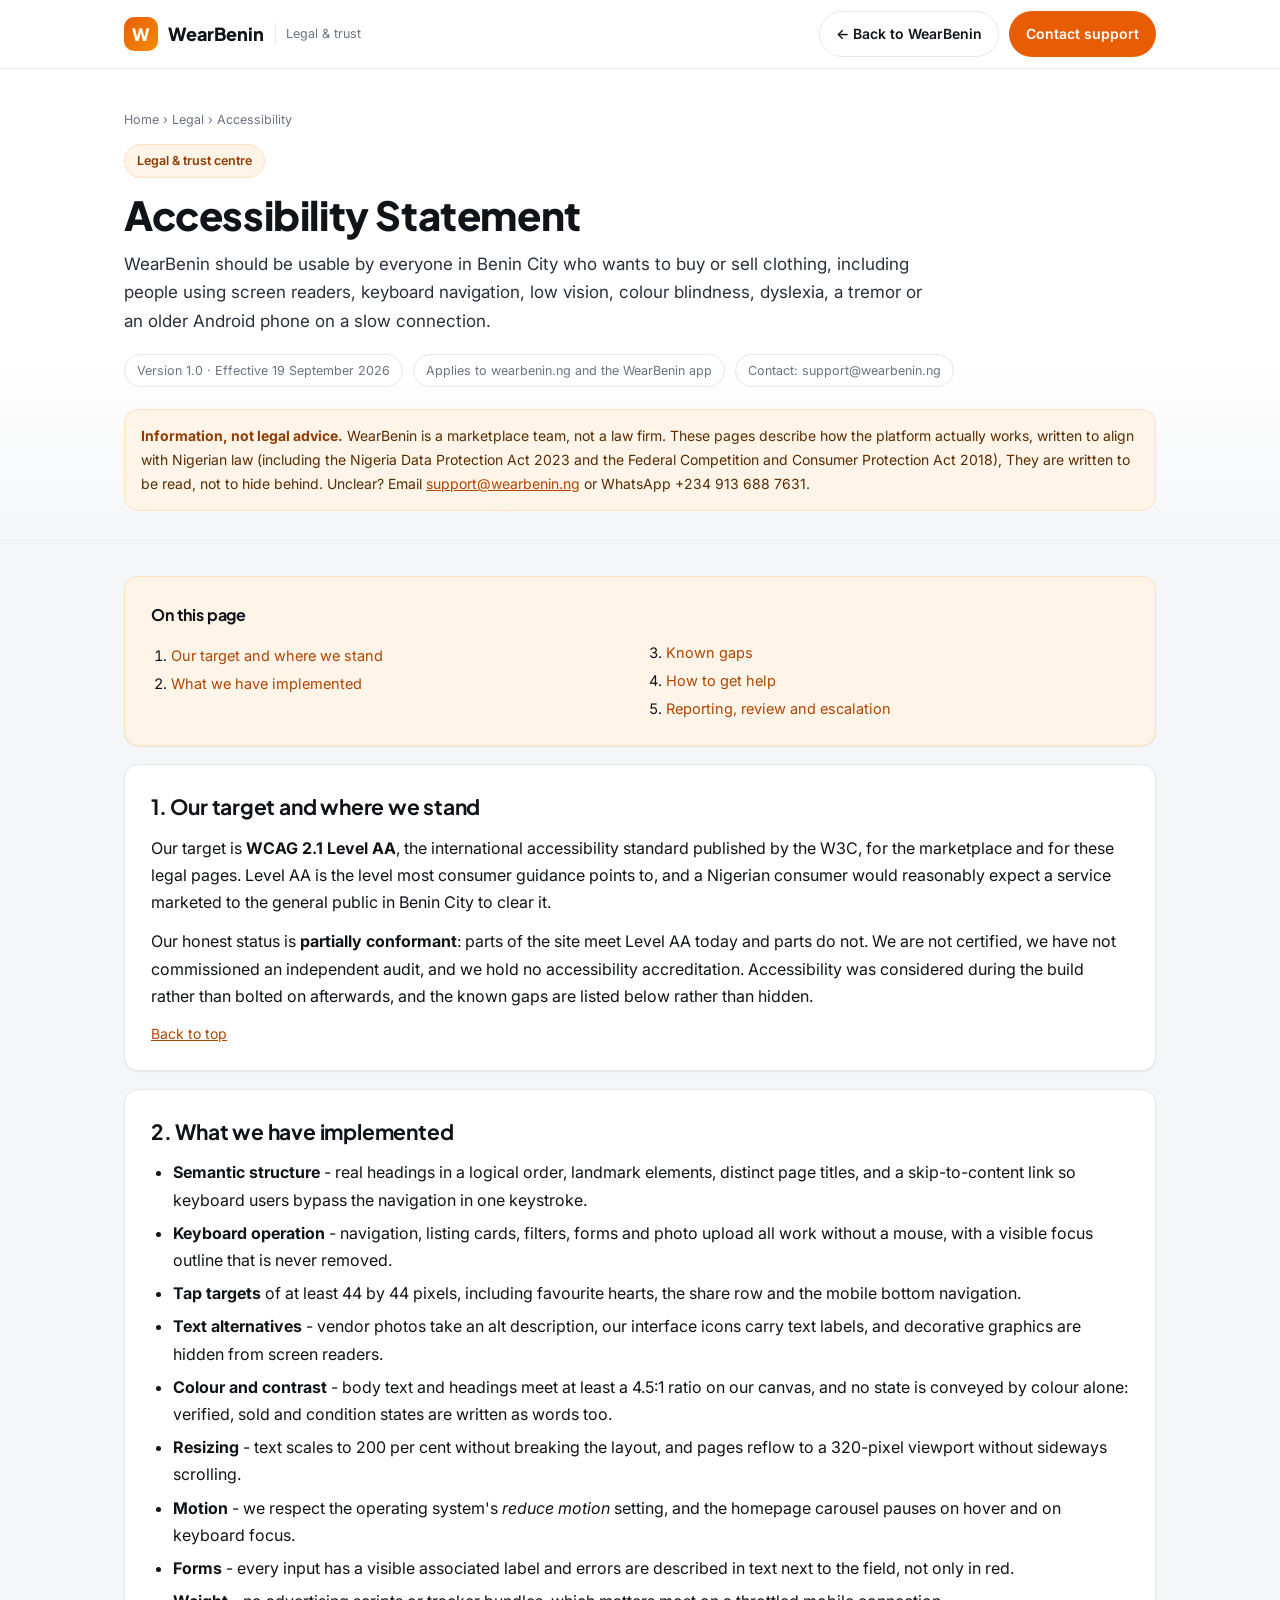
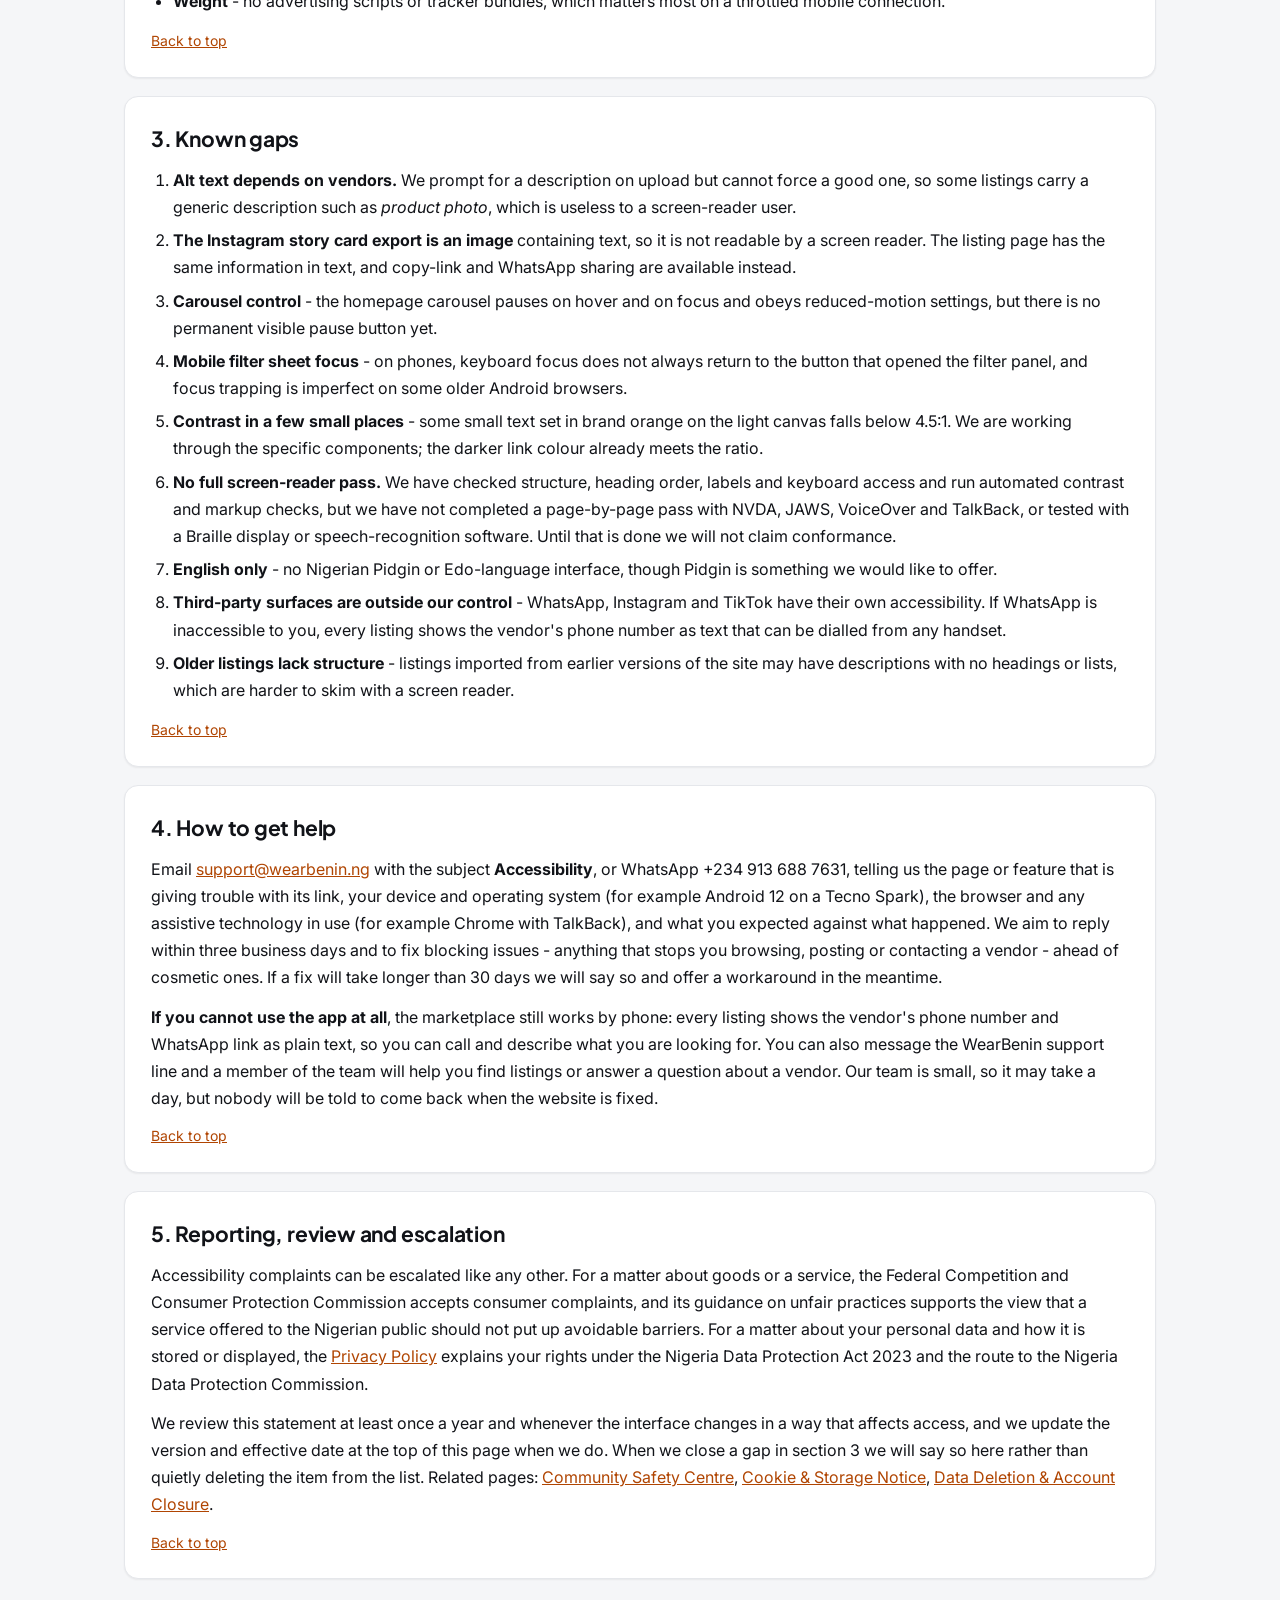
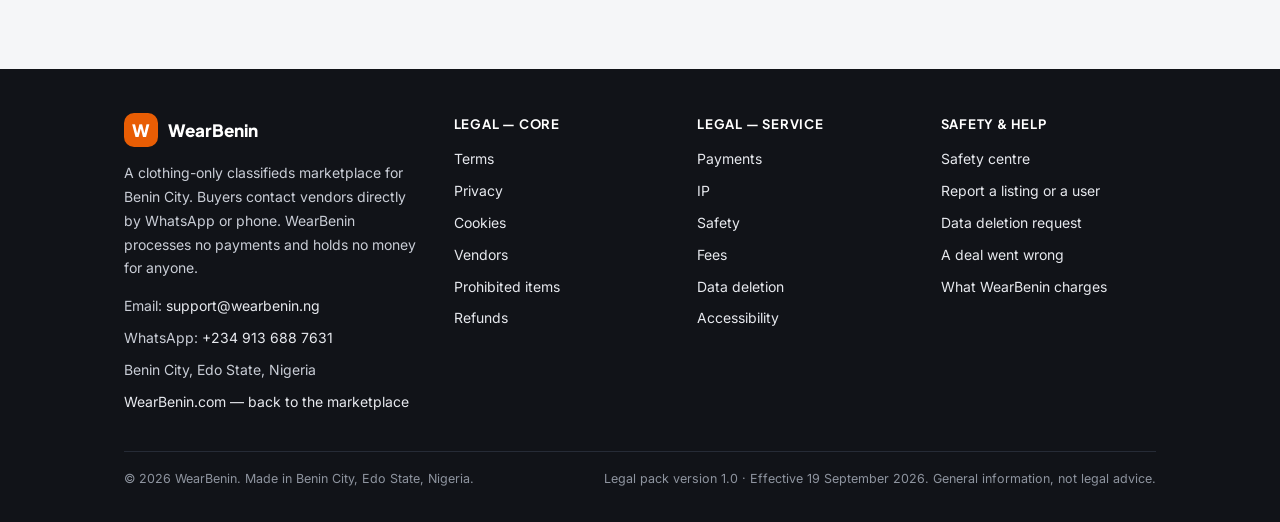
<file: legal/accessibility.html>
<!DOCTYPE html>
<html lang="en-NG">
<head>
<meta charset="utf-8">
<meta name="viewport" content="width=device-width, initial-scale=1">
<title>Accessibility Statement &middot; WearBenin</title>
<meta name="description" content="WearBenin accessibility statement: WCAG 2.1 AA as our target, what we have built, the gaps we know about, and how to ask for help.">
<meta name="robots" content="index,follow">
<meta property="og:type" content="article">
<meta property="og:site_name" content="WearBenin">
<meta property="og:title" content="Accessibility Statement &middot; WearBenin">
<meta property="og:description" content="WearBenin accessibility statement: WCAG 2.1 AA as our target, what we have built, the gaps we know about, and how to ask for help.">
<meta name="theme-color" content="#E85D04">
<link rel="preconnect" href="https://fonts.googleapis.com">
<link rel="preconnect" href="https://fonts.gstatic.com" crossorigin>
<link href="https://fonts.googleapis.com/css2?family=Inter:wght@400;500;600;700&family=Plus+Jakarta+Sans:wght@600;700;800&display=swap" rel="stylesheet">
<style>
*,*::before,*::after{box-sizing:border-box}
:root{
  --ink:#111318;--ink-2:#2A2F3A;--muted:#6B7280;--line:#E5E7EB;--line-2:#F0F1F4;
  --canvas:#F5F6F8;--surface:#FFF;--brand:#E85D04;--brand-2:#F48C06;--brand-soft:#FFF4E8;
  --green:#12A150;--amber:#F59E0B;--red:#DC2626;--star:#F59E0B;
  --r-sm:10px;--r-md:14px;--r-lg:20px;--r-pill:999px;
  --sh-sm:0 1px 2px rgba(17,19,24,.06);--sh-md:0 4px 16px rgba(17,19,24,.08);--sh-lg:0 12px 32px rgba(17,19,24,.12);
}
html{-webkit-text-size-adjust:100%}
body{margin:0;background:var(--canvas);color:var(--ink);
  font-family:Inter,-apple-system,BlinkMacSystemFont,"Segoe UI",Roboto,Helvetica,Arial,sans-serif;
  font-size:16px;line-height:1.7;-webkit-font-smoothing:antialiased}
h1,h2,h3,h4,.brand-name{font-family:"Plus Jakarta Sans",Inter,-apple-system,"Segoe UI",sans-serif;letter-spacing:-.01em}
a{color:#B04502}
a:hover{color:var(--brand)}
:focus-visible{outline:3px solid var(--brand);outline-offset:2px;border-radius:4px}
.skip{position:absolute;left:-9999px;top:0;background:#fff;color:var(--ink);padding:10px 14px;z-index:99;border-radius:0 0 var(--r-sm) 0}
.skip:focus{left:0}
.wrap{max-width:1080px;margin:0 auto;padding:0 24px}
/* ---------- header ---------- */
.top{position:sticky;top:0;z-index:40;background:rgba(255,255,255,.94);backdrop-filter:blur(8px);border-bottom:1px solid var(--line)}
.top-in{display:flex;align-items:center;gap:16px;justify-content:space-between;min-height:68px;flex-wrap:wrap;padding-top:8px;padding-bottom:8px}
.brand{display:flex;align-items:center;gap:10px;text-decoration:none;color:var(--ink)}
.mark{width:34px;height:34px;border-radius:10px;background:linear-gradient(135deg,var(--brand),var(--brand-2));
  color:#fff;display:grid;place-items:center;font-weight:800;font-size:17px;font-family:"Plus Jakarta Sans",sans-serif}
.brand-name{font-weight:800;font-size:18px}
.brand-tag{font-size:12.5px;color:var(--muted);border-left:1px solid var(--line);padding-left:10px;margin-left:2px}
.top-actions{display:flex;align-items:center;gap:10px;flex-wrap:wrap}
.btn{display:inline-flex;align-items:center;gap:8px;padding:10px 16px;border-radius:var(--r-pill);font-size:14px;
  font-weight:600;text-decoration:none;border:1px solid transparent;min-height:44px}
.btn-primary{background:var(--brand);color:#fff}
.btn-primary:hover{background:#C94F03;color:#fff}
.btn-ghost{background:#fff;color:var(--ink);border-color:var(--line)}
.btn-ghost:hover{border-color:#d7dae0;color:var(--ink)}
/* ---------- hero ---------- */
.hero{background:linear-gradient(180deg,#fff 0%,#fff 60%,var(--canvas) 100%);border-bottom:1px solid var(--line-2);padding:40px 0 32px}
.crumbs{font-size:12.5px;color:var(--muted);margin:0 0 14px;text-transform:none}
.crumbs a{color:var(--muted);text-decoration:none}
.crumbs a:hover{color:var(--brand)}
.kicker{display:inline-block;background:var(--brand-soft);color:#8F3B01;border:1px solid #FFE0C2;
  border-radius:var(--r-pill);padding:5px 12px;font-size:12.5px;font-weight:600;margin:0 0 14px}
h1{font-size:clamp(28px,4.2vw,40px);line-height:1.15;margin:0 0 12px;font-weight:800}
.lede{font-size:17px;color:var(--ink-2);max-width:74ch;margin:0 0 18px}
.meta{display:flex;gap:10px;flex-wrap:wrap;font-size:12.5px;color:var(--muted)}
.meta span{background:#fff;border:1px solid var(--line);border-radius:var(--r-pill);padding:5px 12px}
.note{margin:22px 0 0;border:1px solid #FFE0C2;background:var(--brand-soft);border-radius:var(--r-md);padding:14px 16px;font-size:14px;color:#5A2B02}
.note strong{color:#8F3B01}
/* ---------- body ---------- */
main{padding:32px 0 64px}
.card{background:var(--surface);border:1px solid var(--line);border-radius:var(--r-md);padding:24px 26px;box-shadow:var(--sh-sm);margin:0 0 18px}
.toc{background:var(--brand-soft);border-color:#FFE0C2}
.toc h2{margin-top:0;font-size:16px}
.toc ol{margin:0;padding-left:20px;columns:2;column-gap:32px}
.toc li{margin:3px 0;font-size:14.5px}
.toc a{text-decoration:none}
.toc a:hover{text-decoration:underline}
section h2{font-size:21px;margin:0 0 10px;font-weight:700}
section h3{font-size:17px;margin:22px 0 8px;font-weight:700}
section p{margin:0 0 12px}
section ul,section ol{margin:0 0 14px;padding-left:22px}
section li{margin:6px 0}
.table-wrap{overflow-x:auto;margin:0 0 14px}
table{border-collapse:collapse;width:100%;font-size:14.5px;min-width:460px}
th,td{border:1px solid var(--line);padding:9px 12px;text-align:left;vertical-align:top}
th{background:#FAFAFB;font-weight:600}
.callout{border-left:4px solid var(--brand);background:#FFFAF5;border-radius:0 var(--r-sm) var(--r-sm) 0;padding:12px 16px;margin:0 0 14px;font-size:14.5px}
.callout.warn{border-left-color:var(--red);background:#FEF4F4}
.callout.ok{border-left-color:var(--green);background:#F2FBF6}
.callout strong{display:inline}
.tag{display:inline-block;font-size:12px;font-weight:600;border-radius:var(--r-pill);padding:2px 10px;background:var(--brand-soft);color:#8F3B01;border:1px solid #FFE0C2}
.tag.no{background:#FEF4F4;color:#9B1C1C;border-color:#FBD5D5}
.tag.yes{background:#F2FBF6;color:#0B6B36;border-color:#C7EBD6}
.contact-grid{display:grid;grid-template-columns:repeat(auto-fit,minmax(220px,1fr));gap:12px;margin:0 0 14px}
.contact-grid div{background:#FAFAFB;border:1px solid var(--line);border-radius:var(--r-sm);padding:12px 14px;font-size:14.5px}
.contact-grid b{display:block;font-size:12.5px;color:var(--muted);text-transform:uppercase;letter-spacing:.04em;margin-bottom:3px}
.backtop{font-size:14px;margin:0}
/* ---------- footer ---------- */
footer.site{background:var(--ink);color:#C9CDD6;padding:44px 0 26px;margin-top:8px;font-size:14px}
footer.site a{color:#E7E9EE;text-decoration:none}
footer.site a:hover{color:var(--brand-2);text-decoration:underline}
.fgrid{display:grid;grid-template-columns:1.4fr 1fr 1fr 1fr;gap:28px}
footer.site h3{color:#fff;font-size:13px;text-transform:uppercase;letter-spacing:.06em;margin:0 0 12px}
footer.site ul{list-style:none;margin:0;padding:0}
footer.site li{margin:0 0 8px}
.fbrand{display:flex;align-items:center;gap:10px;margin-bottom:12px}
.fbrand .mark{background:var(--brand)}
.fbrand span{color:#fff;font-weight:800;font-size:17px;font-family:"Plus Jakarta Sans",sans-serif}
.fbot{border-top:1px solid #262B36;margin-top:30px;padding-top:16px;font-size:12.5px;color:#8E949F;display:flex;justify-content:space-between;gap:14px;flex-wrap:wrap}
.fbot p{margin:0 0 6px}
@media (max-width:900px){.fgrid{grid-template-columns:1fr 1fr}.toc ol{columns:1}}
@media (max-width:560px){.fgrid{grid-template-columns:1fr}.wrap{padding:0 16px}.card{padding:18px 16px}.brand-tag{display:none}}
@media print{.top,.toc,.backtop,footer.site{display:none}.card{box-shadow:none;border-color:#ccc}}
</style>
</head>
<body>
<a class="skip" href="#main">Skip to main content</a>
<header class="top">
  <div class="wrap top-in">
    <a class="brand" href="/">
      <span class="mark" aria-hidden="true">W</span>
      <span class="brand-name">WearBenin</span>
      <span class="brand-tag">Legal &amp; trust</span>
    </a>
    <div class="top-actions">
      <a class="btn btn-ghost" href="/">&larr; Back to WearBenin</a>
      <a class="btn btn-primary" href="mailto:support@wearbenin.ng">Contact support</a>
    </div>
  </div>
</header>
<div class="hero">
  <div class="wrap">
    <p class="crumbs"><a href="/">Home</a> &rsaquo; <a href="accessibility.html">Legal</a> &rsaquo; Accessibility</p>
    <p class="kicker">Legal &amp; trust centre</p>
    <h1>Accessibility Statement</h1>
    <p class="lede">WearBenin should be usable by everyone in Benin City who wants to buy or sell clothing, including people using screen readers, keyboard navigation, low vision, colour blindness, dyslexia, a tremor or an older Android phone on a slow connection.</p>
    <p class="meta"><span>Version 1.0 &middot; Effective 19 September 2026</span><span>Applies to wearbenin.ng and the WearBenin app</span><span>Contact: support@wearbenin.ng</span></p>
    <p class="note"><strong>Information, not legal advice.</strong> WearBenin is a marketplace team, not a law firm. These pages describe how the platform actually works, written to align with Nigerian law (including the Nigeria Data Protection Act 2023 and the Federal Competition and Consumer Protection Act 2018), They are written to be read, not to hide behind. Unclear? Email <a href="mailto:support@wearbenin.ng">support@wearbenin.ng</a> or WhatsApp +234 913 688 7631.</p>
  </div>
</div>
<main id="main">
  <div class="wrap">
      <nav class="card toc" aria-labelledby="toc-h">
        <h2 id="toc-h">On this page</h2>
        <ol>
        <li><a href="#target">Our target and where we stand</a></li>

        <li><a href="#done">What we have implemented</a></li>

        <li><a href="#gaps">Known gaps</a></li>

        <li><a href="#help">How to get help</a></li>

        <li><a href="#review">Reporting, review and escalation</a></li>

        </ol>
      </nav>
      <section class="card" id="target">
        <h2>1. Our target and where we stand</h2>
<p>Our target is <strong>WCAG 2.1 Level AA</strong>, the international accessibility standard published by the W3C, for the marketplace and for these legal pages. Level AA is the level most consumer guidance points to, and a Nigerian consumer would reasonably expect a service marketed to the general public in Benin City to clear it.</p>
<p>Our honest status is <strong>partially conformant</strong>: parts of the site meet Level AA today and parts do not. We are not certified, we have not commissioned an independent audit, and we hold no accessibility accreditation. Accessibility was considered during the build rather than bolted on afterwards, and the known gaps are listed below rather than hidden.</p>
        <p class="backtop"><a href="#main">Back to top</a></p>
      </section>
      <section class="card" id="done">
        <h2>2. What we have implemented</h2>
<ul>
<li><strong>Semantic structure</strong> - real headings in a logical order, landmark elements, distinct page titles, and a skip-to-content link so keyboard users bypass the navigation in one keystroke.</li>
<li><strong>Keyboard operation</strong> - navigation, listing cards, filters, forms and photo upload all work without a mouse, with a visible focus outline that is never removed.</li>
<li><strong>Tap targets</strong> of at least 44 by 44 pixels, including favourite hearts, the share row and the mobile bottom navigation.</li>
<li><strong>Text alternatives</strong> - vendor photos take an alt description, our interface icons carry text labels, and decorative graphics are hidden from screen readers.</li>
<li><strong>Colour and contrast</strong> - body text and headings meet at least a 4.5:1 ratio on our canvas, and no state is conveyed by colour alone: verified, sold and condition states are written as words too.</li>
<li><strong>Resizing</strong> - text scales to 200 per cent without breaking the layout, and pages reflow to a 320-pixel viewport without sideways scrolling.</li>
<li><strong>Motion</strong> - we respect the operating system's <em>reduce motion</em> setting, and the homepage carousel pauses on hover and on keyboard focus.</li>
<li><strong>Forms</strong> - every input has a visible associated label and errors are described in text next to the field, not only in red.</li>
<li><strong>Weight</strong> - no advertising scripts or tracker bundles, which matters most on a throttled mobile connection.</li>
</ul>
        <p class="backtop"><a href="#main">Back to top</a></p>
      </section>
      <section class="card" id="gaps">
        <h2>3. Known gaps</h2>
<ol>
<li><strong>Alt text depends on vendors.</strong> We prompt for a description on upload but cannot force a good one, so some listings carry a generic description such as <em>product photo</em>, which is useless to a screen-reader user.</li>
<li><strong>The Instagram story card export is an image</strong> containing text, so it is not readable by a screen reader. The listing page has the same information in text, and copy-link and WhatsApp sharing are available instead.</li>
<li><strong>Carousel control</strong> - the homepage carousel pauses on hover and on focus and obeys reduced-motion settings, but there is no permanent visible pause button yet.</li>
<li><strong>Mobile filter sheet focus</strong> - on phones, keyboard focus does not always return to the button that opened the filter panel, and focus trapping is imperfect on some older Android browsers.</li>
<li><strong>Contrast in a few small places</strong> - some small text set in brand orange on the light canvas falls below 4.5:1. We are working through the specific components; the darker link colour already meets the ratio.</li>
<li><strong>No full screen-reader pass.</strong> We have checked structure, heading order, labels and keyboard access and run automated contrast and markup checks, but we have not completed a page-by-page pass with NVDA, JAWS, VoiceOver and TalkBack, or tested with a Braille display or speech-recognition software. Until that is done we will not claim conformance.</li>
<li><strong>English only</strong> - no Nigerian Pidgin or Edo-language interface, though Pidgin is something we would like to offer.</li>
<li><strong>Third-party surfaces are outside our control</strong> - WhatsApp, Instagram and TikTok have their own accessibility. If WhatsApp is inaccessible to you, every listing shows the vendor's phone number as text that can be dialled from any handset.</li>
<li><strong>Older listings lack structure</strong> - listings imported from earlier versions of the site may have descriptions with no headings or lists, which are harder to skim with a screen reader.</li>
</ol>
        <p class="backtop"><a href="#main">Back to top</a></p>
      </section>
      <section class="card" id="help">
        <h2>4. How to get help</h2>
<p>Email <a href='mailto:support@wearbenin.ng?subject=Accessibility'>support@wearbenin.ng</a> with the subject <strong>Accessibility</strong>, or WhatsApp +234 913 688 7631, telling us the page or feature that is giving trouble with its link, your device and operating system (for example Android 12 on a Tecno Spark), the browser and any assistive technology in use (for example Chrome with TalkBack), and what you expected against what happened. We aim to reply within three business days and to fix blocking issues - anything that stops you browsing, posting or contacting a vendor - ahead of cosmetic ones. If a fix will take longer than 30 days we will say so and offer a workaround in the meantime.</p>
<p><strong>If you cannot use the app at all</strong>, the marketplace still works by phone: every listing shows the vendor's phone number and WhatsApp link as plain text, so you can call and describe what you are looking for. You can also message the WearBenin support line and a member of the team will help you find listings or answer a question about a vendor. Our team is small, so it may take a day, but nobody will be told to come back when the website is fixed.</p>
        <p class="backtop"><a href="#main">Back to top</a></p>
      </section>
      <section class="card" id="review">
        <h2>5. Reporting, review and escalation</h2>
<p>Accessibility complaints can be escalated like any other. For a matter about goods or a service, the Federal Competition and Consumer Protection Commission accepts consumer complaints, and its guidance on unfair practices supports the view that a service offered to the Nigerian public should not put up avoidable barriers. For a matter about your personal data and how it is stored or displayed, the <a href='privacy.html'>Privacy Policy</a> explains your rights under the Nigeria Data Protection Act 2023 and the route to the Nigeria Data Protection Commission.</p>
<p>We review this statement at least once a year and whenever the interface changes in a way that affects access, and we update the version and effective date at the top of this page when we do. When we close a gap in section 3 we will say so here rather than quietly deleting the item from the list. Related pages: <a href='community-safety.html'>Community Safety Centre</a>, <a href='cookies.html'>Cookie &amp; Storage Notice</a>, <a href='data-deletion.html'>Data Deletion &amp; Account Closure</a>.</p>
        <p class="backtop"><a href="#main">Back to top</a></p>
      </section>
  </div>
</main>
  <footer class="site">
    <div class="wrap">
      <div class="fgrid">
        <div>
          <div class="fbrand"><span class="mark" aria-hidden="true">W</span><span>WearBenin</span></div>
          <p>A clothing-only classifieds marketplace for Benin City. Buyers contact vendors directly by WhatsApp or phone. WearBenin processes no payments and holds no money for anyone.</p>
          <ul>
            <li>Email: <a href="mailto:support@wearbenin.ng">support@wearbenin.ng</a></li>
            <li>WhatsApp: <a href="https://wa.me/2349136887631" rel="noopener" target="_blank">+234 913 688 7631</a></li>
            <li>Benin City, Edo State, Nigeria</li>
            <li><a href="/">WearBenin.com &mdash; back to the marketplace</a></li>
          </ul>
        </div>
        <div>
          <h3>Legal &mdash; core</h3>
          <ul>
          <li><a href="terms.html">Terms</a></li>
          <li><a href="privacy.html">Privacy</a></li>
          <li><a href="cookies.html">Cookies</a></li>
          <li><a href="vendor-agreement.html">Vendors</a></li>
          <li><a href="prohibited-items.html">Prohibited items</a></li>
          <li><a href="refunds-disputes.html">Refunds</a></li>
          </ul>
        </div>
        <div>
          <h3>Legal &mdash; service</h3>
          <ul>
          <li><a href="payments-delivery.html">Payments</a></li>
          <li><a href="ip-takedown.html">IP</a></li>
          <li><a href="community-safety.html">Safety</a></li>
          <li><a href="fees.html">Fees</a></li>
          <li><a href="data-deletion.html">Data deletion</a></li>
          <li><a href="accessibility.html" aria-current="page">Accessibility</a></li>
          </ul>
        </div>
        <div>
          <h3>Safety &amp; help</h3>
          <ul>
            <li><a href="community-safety.html">Safety centre</a></li>
            <li><a href="mailto:support@wearbenin.ng?subject=Report%20abuse%20on%20WearBenin">Report a listing or a user</a></li>
            <li><a href="mailto:support@wearbenin.ng?subject=Data%20deletion%20request">Data deletion request</a></li>
            <li><a href="refunds-disputes.html">A deal went wrong</a></li>
            <li><a href="fees.html">What WearBenin charges</a></li>
          </ul>
        </div>
      </div>
      <div class="fbot">
        <p>&copy; 2026 WearBenin. Made in Benin City, Edo State, Nigeria.</p>
        <p>Legal pack version 1.0 &middot; Effective 19 September 2026. General information, not legal advice.</p>
      </div>
    </div>
  </footer>

</body>
</html>
</file>
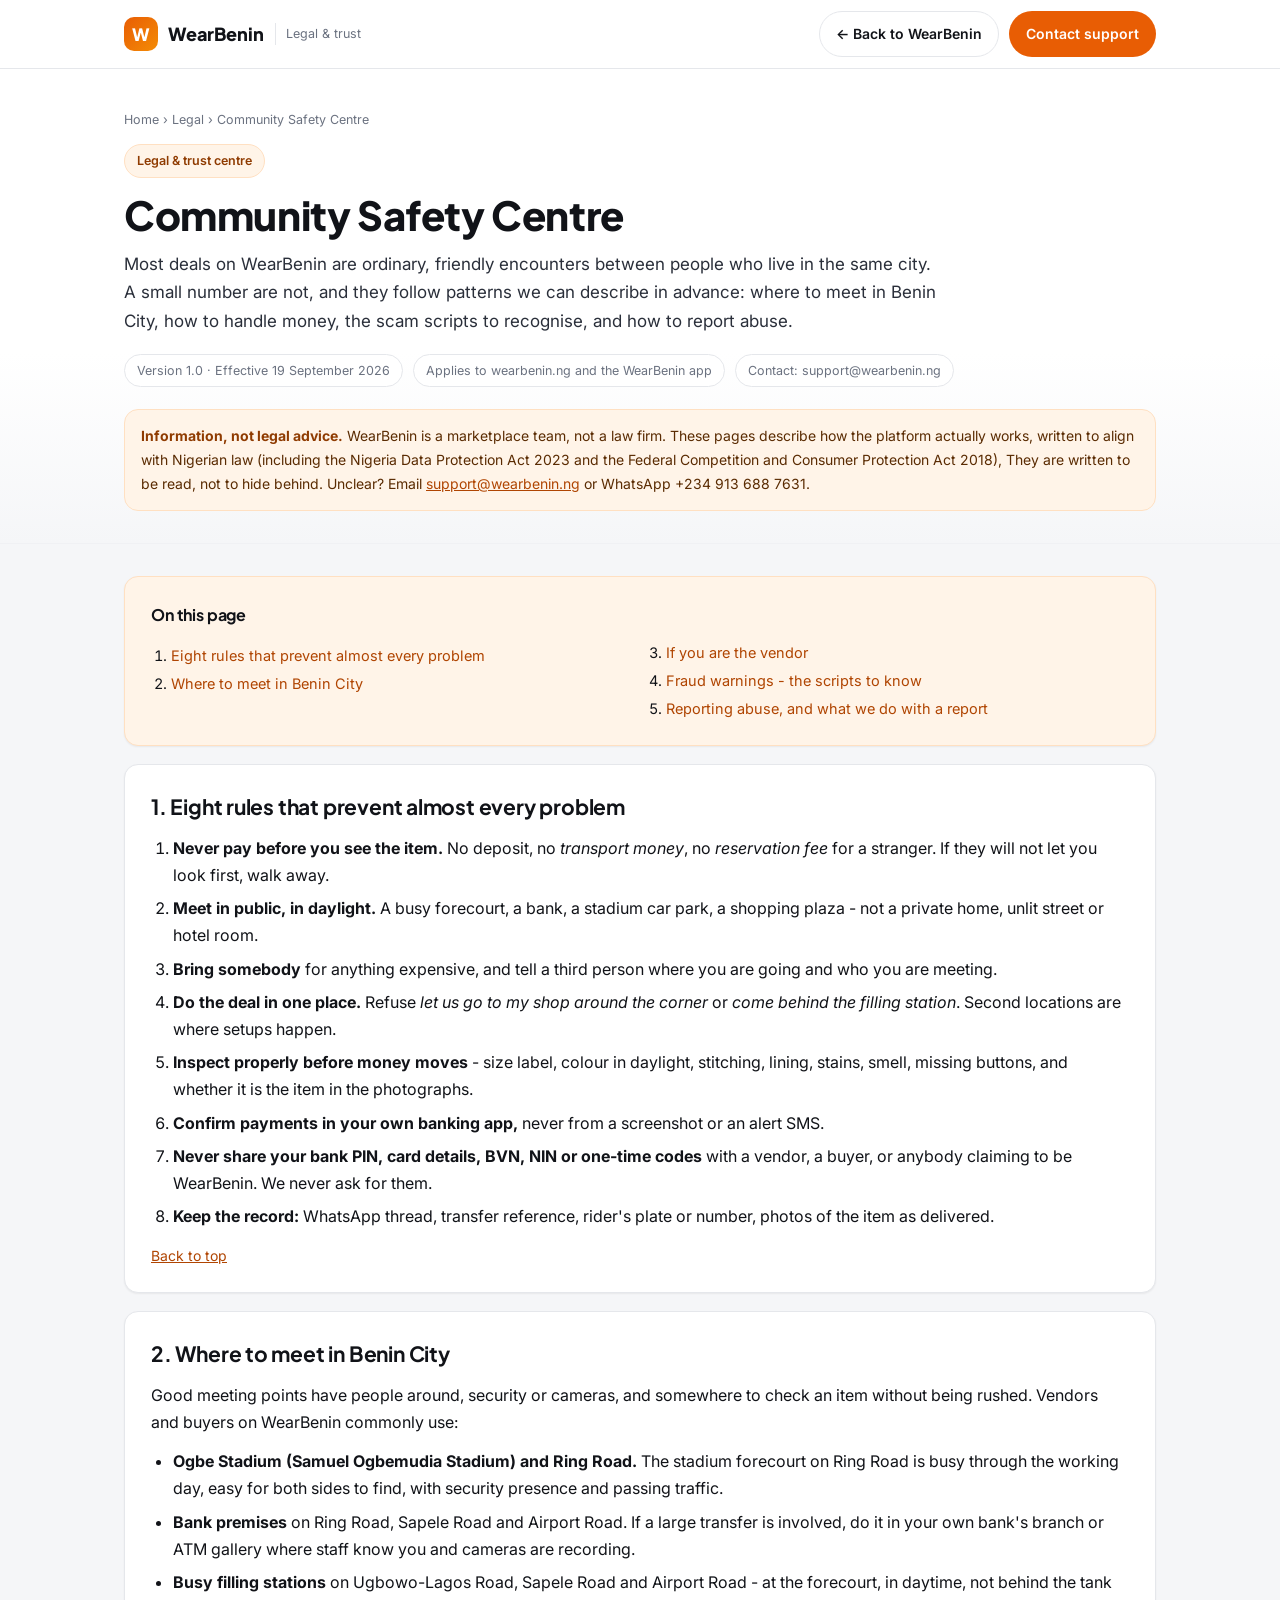
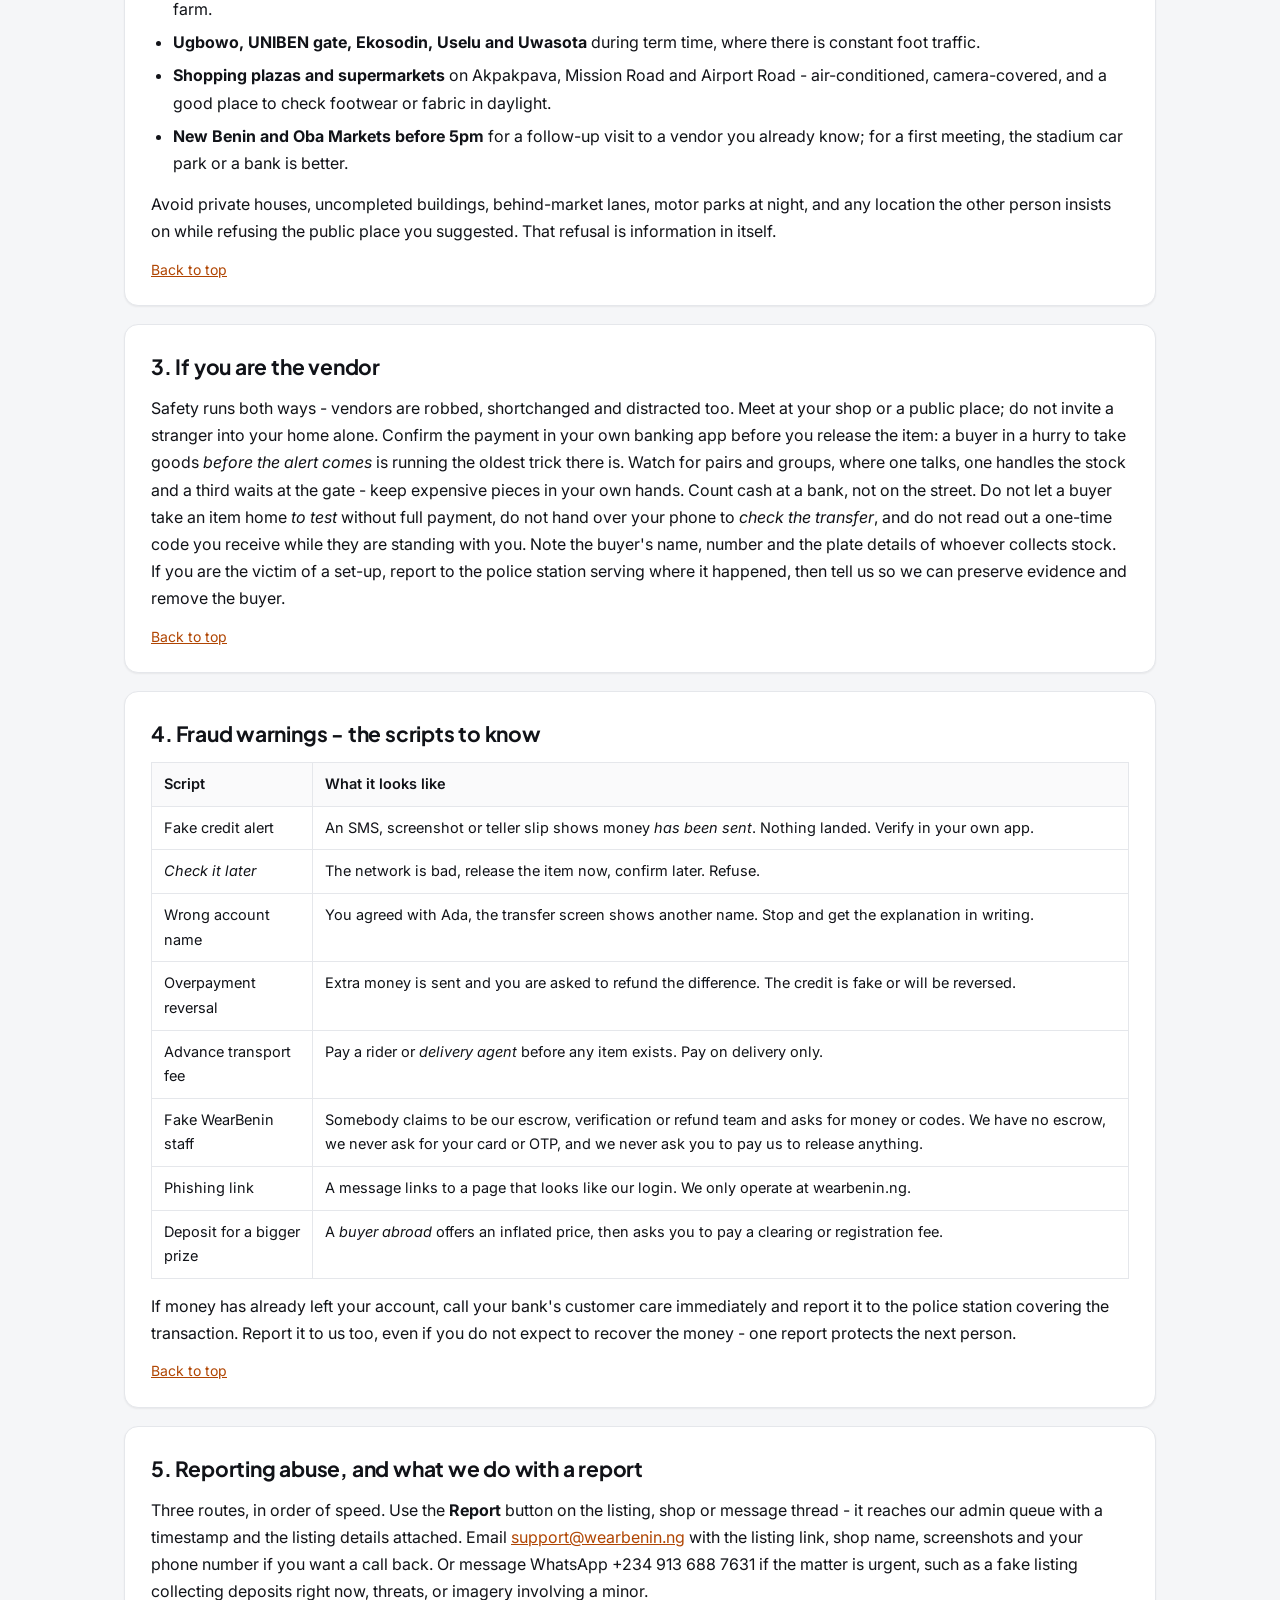
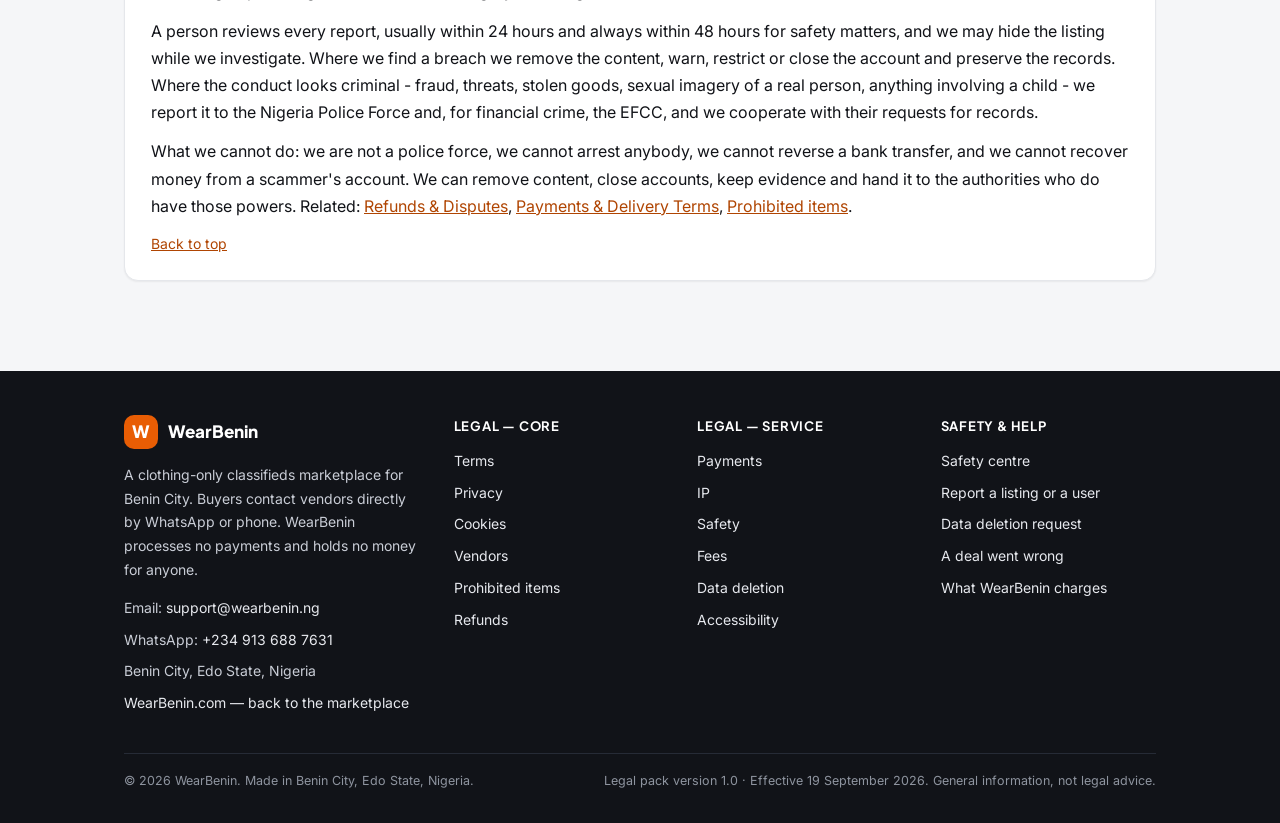
<file: legal/community-safety.html>
<!DOCTYPE html>
<html lang="en-NG">
<head>
<meta charset="utf-8">
<meta name="viewport" content="width=device-width, initial-scale=1">
<title>Community Safety Centre &middot; WearBenin</title>
<meta name="description" content="Buy and sell clothing safely in Benin City: meet at Ogbe Stadium, Ring Road or a bank, never pay before you view, spot the fake-alert scam, report abuse.">
<meta name="robots" content="index,follow">
<meta property="og:type" content="article">
<meta property="og:site_name" content="WearBenin">
<meta property="og:title" content="Community Safety Centre &middot; WearBenin">
<meta property="og:description" content="Buy and sell clothing safely in Benin City: meet at Ogbe Stadium, Ring Road or a bank, never pay before you view, spot the fake-alert scam, report abuse.">
<meta name="theme-color" content="#E85D04">
<link rel="preconnect" href="https://fonts.googleapis.com">
<link rel="preconnect" href="https://fonts.gstatic.com" crossorigin>
<link href="https://fonts.googleapis.com/css2?family=Inter:wght@400;500;600;700&family=Plus+Jakarta+Sans:wght@600;700;800&display=swap" rel="stylesheet">
<style>
*,*::before,*::after{box-sizing:border-box}
:root{
  --ink:#111318;--ink-2:#2A2F3A;--muted:#6B7280;--line:#E5E7EB;--line-2:#F0F1F4;
  --canvas:#F5F6F8;--surface:#FFF;--brand:#E85D04;--brand-2:#F48C06;--brand-soft:#FFF4E8;
  --green:#12A150;--amber:#F59E0B;--red:#DC2626;--star:#F59E0B;
  --r-sm:10px;--r-md:14px;--r-lg:20px;--r-pill:999px;
  --sh-sm:0 1px 2px rgba(17,19,24,.06);--sh-md:0 4px 16px rgba(17,19,24,.08);--sh-lg:0 12px 32px rgba(17,19,24,.12);
}
html{-webkit-text-size-adjust:100%}
body{margin:0;background:var(--canvas);color:var(--ink);
  font-family:Inter,-apple-system,BlinkMacSystemFont,"Segoe UI",Roboto,Helvetica,Arial,sans-serif;
  font-size:16px;line-height:1.7;-webkit-font-smoothing:antialiased}
h1,h2,h3,h4,.brand-name{font-family:"Plus Jakarta Sans",Inter,-apple-system,"Segoe UI",sans-serif;letter-spacing:-.01em}
a{color:#B04502}
a:hover{color:var(--brand)}
:focus-visible{outline:3px solid var(--brand);outline-offset:2px;border-radius:4px}
.skip{position:absolute;left:-9999px;top:0;background:#fff;color:var(--ink);padding:10px 14px;z-index:99;border-radius:0 0 var(--r-sm) 0}
.skip:focus{left:0}
.wrap{max-width:1080px;margin:0 auto;padding:0 24px}
/* ---------- header ---------- */
.top{position:sticky;top:0;z-index:40;background:rgba(255,255,255,.94);backdrop-filter:blur(8px);border-bottom:1px solid var(--line)}
.top-in{display:flex;align-items:center;gap:16px;justify-content:space-between;min-height:68px;flex-wrap:wrap;padding-top:8px;padding-bottom:8px}
.brand{display:flex;align-items:center;gap:10px;text-decoration:none;color:var(--ink)}
.mark{width:34px;height:34px;border-radius:10px;background:linear-gradient(135deg,var(--brand),var(--brand-2));
  color:#fff;display:grid;place-items:center;font-weight:800;font-size:17px;font-family:"Plus Jakarta Sans",sans-serif}
.brand-name{font-weight:800;font-size:18px}
.brand-tag{font-size:12.5px;color:var(--muted);border-left:1px solid var(--line);padding-left:10px;margin-left:2px}
.top-actions{display:flex;align-items:center;gap:10px;flex-wrap:wrap}
.btn{display:inline-flex;align-items:center;gap:8px;padding:10px 16px;border-radius:var(--r-pill);font-size:14px;
  font-weight:600;text-decoration:none;border:1px solid transparent;min-height:44px}
.btn-primary{background:var(--brand);color:#fff}
.btn-primary:hover{background:#C94F03;color:#fff}
.btn-ghost{background:#fff;color:var(--ink);border-color:var(--line)}
.btn-ghost:hover{border-color:#d7dae0;color:var(--ink)}
/* ---------- hero ---------- */
.hero{background:linear-gradient(180deg,#fff 0%,#fff 60%,var(--canvas) 100%);border-bottom:1px solid var(--line-2);padding:40px 0 32px}
.crumbs{font-size:12.5px;color:var(--muted);margin:0 0 14px;text-transform:none}
.crumbs a{color:var(--muted);text-decoration:none}
.crumbs a:hover{color:var(--brand)}
.kicker{display:inline-block;background:var(--brand-soft);color:#8F3B01;border:1px solid #FFE0C2;
  border-radius:var(--r-pill);padding:5px 12px;font-size:12.5px;font-weight:600;margin:0 0 14px}
h1{font-size:clamp(28px,4.2vw,40px);line-height:1.15;margin:0 0 12px;font-weight:800}
.lede{font-size:17px;color:var(--ink-2);max-width:74ch;margin:0 0 18px}
.meta{display:flex;gap:10px;flex-wrap:wrap;font-size:12.5px;color:var(--muted)}
.meta span{background:#fff;border:1px solid var(--line);border-radius:var(--r-pill);padding:5px 12px}
.note{margin:22px 0 0;border:1px solid #FFE0C2;background:var(--brand-soft);border-radius:var(--r-md);padding:14px 16px;font-size:14px;color:#5A2B02}
.note strong{color:#8F3B01}
/* ---------- body ---------- */
main{padding:32px 0 64px}
.card{background:var(--surface);border:1px solid var(--line);border-radius:var(--r-md);padding:24px 26px;box-shadow:var(--sh-sm);margin:0 0 18px}
.toc{background:var(--brand-soft);border-color:#FFE0C2}
.toc h2{margin-top:0;font-size:16px}
.toc ol{margin:0;padding-left:20px;columns:2;column-gap:32px}
.toc li{margin:3px 0;font-size:14.5px}
.toc a{text-decoration:none}
.toc a:hover{text-decoration:underline}
section h2{font-size:21px;margin:0 0 10px;font-weight:700}
section h3{font-size:17px;margin:22px 0 8px;font-weight:700}
section p{margin:0 0 12px}
section ul,section ol{margin:0 0 14px;padding-left:22px}
section li{margin:6px 0}
.table-wrap{overflow-x:auto;margin:0 0 14px}
table{border-collapse:collapse;width:100%;font-size:14.5px;min-width:460px}
th,td{border:1px solid var(--line);padding:9px 12px;text-align:left;vertical-align:top}
th{background:#FAFAFB;font-weight:600}
.callout{border-left:4px solid var(--brand);background:#FFFAF5;border-radius:0 var(--r-sm) var(--r-sm) 0;padding:12px 16px;margin:0 0 14px;font-size:14.5px}
.callout.warn{border-left-color:var(--red);background:#FEF4F4}
.callout.ok{border-left-color:var(--green);background:#F2FBF6}
.callout strong{display:inline}
.tag{display:inline-block;font-size:12px;font-weight:600;border-radius:var(--r-pill);padding:2px 10px;background:var(--brand-soft);color:#8F3B01;border:1px solid #FFE0C2}
.tag.no{background:#FEF4F4;color:#9B1C1C;border-color:#FBD5D5}
.tag.yes{background:#F2FBF6;color:#0B6B36;border-color:#C7EBD6}
.contact-grid{display:grid;grid-template-columns:repeat(auto-fit,minmax(220px,1fr));gap:12px;margin:0 0 14px}
.contact-grid div{background:#FAFAFB;border:1px solid var(--line);border-radius:var(--r-sm);padding:12px 14px;font-size:14.5px}
.contact-grid b{display:block;font-size:12.5px;color:var(--muted);text-transform:uppercase;letter-spacing:.04em;margin-bottom:3px}
.backtop{font-size:14px;margin:0}
/* ---------- footer ---------- */
footer.site{background:var(--ink);color:#C9CDD6;padding:44px 0 26px;margin-top:8px;font-size:14px}
footer.site a{color:#E7E9EE;text-decoration:none}
footer.site a:hover{color:var(--brand-2);text-decoration:underline}
.fgrid{display:grid;grid-template-columns:1.4fr 1fr 1fr 1fr;gap:28px}
footer.site h3{color:#fff;font-size:13px;text-transform:uppercase;letter-spacing:.06em;margin:0 0 12px}
footer.site ul{list-style:none;margin:0;padding:0}
footer.site li{margin:0 0 8px}
.fbrand{display:flex;align-items:center;gap:10px;margin-bottom:12px}
.fbrand .mark{background:var(--brand)}
.fbrand span{color:#fff;font-weight:800;font-size:17px;font-family:"Plus Jakarta Sans",sans-serif}
.fbot{border-top:1px solid #262B36;margin-top:30px;padding-top:16px;font-size:12.5px;color:#8E949F;display:flex;justify-content:space-between;gap:14px;flex-wrap:wrap}
.fbot p{margin:0 0 6px}
@media (max-width:900px){.fgrid{grid-template-columns:1fr 1fr}.toc ol{columns:1}}
@media (max-width:560px){.fgrid{grid-template-columns:1fr}.wrap{padding:0 16px}.card{padding:18px 16px}.brand-tag{display:none}}
@media print{.top,.toc,.backtop,footer.site{display:none}.card{box-shadow:none;border-color:#ccc}}
</style>
</head>
<body>
<a class="skip" href="#main">Skip to main content</a>
<header class="top">
  <div class="wrap top-in">
    <a class="brand" href="/">
      <span class="mark" aria-hidden="true">W</span>
      <span class="brand-name">WearBenin</span>
      <span class="brand-tag">Legal &amp; trust</span>
    </a>
    <div class="top-actions">
      <a class="btn btn-ghost" href="/">&larr; Back to WearBenin</a>
      <a class="btn btn-primary" href="mailto:support@wearbenin.ng">Contact support</a>
    </div>
  </div>
</header>
<div class="hero">
  <div class="wrap">
    <p class="crumbs"><a href="/">Home</a> &rsaquo; <a href="community-safety.html">Legal</a> &rsaquo; Community Safety Centre</p>
    <p class="kicker">Legal &amp; trust centre</p>
    <h1>Community Safety Centre</h1>
    <p class="lede">Most deals on WearBenin are ordinary, friendly encounters between people who live in the same city. A small number are not, and they follow patterns we can describe in advance: where to meet in Benin City, how to handle money, the scam scripts to recognise, and how to report abuse.</p>
    <p class="meta"><span>Version 1.0 &middot; Effective 19 September 2026</span><span>Applies to wearbenin.ng and the WearBenin app</span><span>Contact: support@wearbenin.ng</span></p>
    <p class="note"><strong>Information, not legal advice.</strong> WearBenin is a marketplace team, not a law firm. These pages describe how the platform actually works, written to align with Nigerian law (including the Nigeria Data Protection Act 2023 and the Federal Competition and Consumer Protection Act 2018), They are written to be read, not to hide behind. Unclear? Email <a href="mailto:support@wearbenin.ng">support@wearbenin.ng</a> or WhatsApp +234 913 688 7631.</p>
  </div>
</div>
<main id="main">
  <div class="wrap">
      <nav class="card toc" aria-labelledby="toc-h">
        <h2 id="toc-h">On this page</h2>
        <ol>
        <li><a href="#rules">Eight rules that prevent almost every problem</a></li>

        <li><a href="#places">Where to meet in Benin City</a></li>

        <li><a href="#vendors">If you are the vendor</a></li>

        <li><a href="#fraud">Fraud warnings - the scripts to know</a></li>

        <li><a href="#report">Reporting abuse, and what we do with a report</a></li>

        </ol>
      </nav>
      <section class="card" id="rules">
        <h2>1. Eight rules that prevent almost every problem</h2>
<ol>
<li><strong>Never pay before you see the item.</strong> No deposit, no <em>transport money</em>, no <em>reservation fee</em> for a stranger. If they will not let you look first, walk away.</li>
<li><strong>Meet in public, in daylight.</strong> A busy forecourt, a bank, a stadium car park, a shopping plaza - not a private home, unlit street or hotel room.</li>
<li><strong>Bring somebody</strong> for anything expensive, and tell a third person where you are going and who you are meeting.</li>
<li><strong>Do the deal in one place.</strong> Refuse <em>let us go to my shop around the corner</em> or <em>come behind the filling station</em>. Second locations are where setups happen.</li>
<li><strong>Inspect properly before money moves</strong> - size label, colour in daylight, stitching, lining, stains, smell, missing buttons, and whether it is the item in the photographs.</li>
<li><strong>Confirm payments in your own banking app,</strong> never from a screenshot or an alert SMS.</li>
<li><strong>Never share your bank PIN, card details, BVN, NIN or one-time codes</strong> with a vendor, a buyer, or anybody claiming to be WearBenin. We never ask for them.</li>
<li><strong>Keep the record:</strong> WhatsApp thread, transfer reference, rider's plate or number, photos of the item as delivered.</li>
</ol>
        <p class="backtop"><a href="#main">Back to top</a></p>
      </section>
      <section class="card" id="places">
        <h2>2. Where to meet in Benin City</h2>
<p>Good meeting points have people around, security or cameras, and somewhere to check an item without being rushed. Vendors and buyers on WearBenin commonly use:</p>
<ul>
<li><strong>Ogbe Stadium (Samuel Ogbemudia Stadium) and Ring Road.</strong> The stadium forecourt on Ring Road is busy through the working day, easy for both sides to find, with security presence and passing traffic.</li>
<li><strong>Bank premises</strong> on Ring Road, Sapele Road and Airport Road. If a large transfer is involved, do it in your own bank's branch or ATM gallery where staff know you and cameras are recording.</li>
<li><strong>Busy filling stations</strong> on Ugbowo-Lagos Road, Sapele Road and Airport Road - at the forecourt, in daytime, not behind the tank farm.</li>
<li><strong>Ugbowo, UNIBEN gate, Ekosodin, Uselu and Uwasota</strong> during term time, where there is constant foot traffic.</li>
<li><strong>Shopping plazas and supermarkets</strong> on Akpakpava, Mission Road and Airport Road - air-conditioned, camera-covered, and a good place to check footwear or fabric in daylight.</li>
<li><strong>New Benin and Oba Markets before 5pm</strong> for a follow-up visit to a vendor you already know; for a first meeting, the stadium car park or a bank is better.</li>
</ul>
<p>Avoid private houses, uncompleted buildings, behind-market lanes, motor parks at night, and any location the other person insists on while refusing the public place you suggested. That refusal is information in itself.</p>
        <p class="backtop"><a href="#main">Back to top</a></p>
      </section>
      <section class="card" id="vendors">
        <h2>3. If you are the vendor</h2>
<p>Safety runs both ways - vendors are robbed, shortchanged and distracted too. Meet at your shop or a public place; do not invite a stranger into your home alone. Confirm the payment in your own banking app before you release the item: a buyer in a hurry to take goods <em>before the alert comes</em> is running the oldest trick there is. Watch for pairs and groups, where one talks, one handles the stock and a third waits at the gate - keep expensive pieces in your own hands. Count cash at a bank, not on the street. Do not let a buyer take an item home <em>to test</em> without full payment, do not hand over your phone to <em>check the transfer</em>, and do not read out a one-time code you receive while they are standing with you. Note the buyer's name, number and the plate details of whoever collects stock. If you are the victim of a set-up, report to the police station serving where it happened, then tell us so we can preserve evidence and remove the buyer.</p>
        <p class="backtop"><a href="#main">Back to top</a></p>
      </section>
      <section class="card" id="fraud">
        <h2>4. Fraud warnings - the scripts to know</h2>
<div class='table-wrap'><table>
<tr><th>Script</th><th>What it looks like</th></tr>
<tr><td>Fake credit alert</td><td>An SMS, screenshot or teller slip shows money <em>has been sent</em>. Nothing landed. Verify in your own app.</td></tr>
<tr><td><em>Check it later</em></td><td>The network is bad, release the item now, confirm later. Refuse.</td></tr>
<tr><td>Wrong account name</td><td>You agreed with Ada, the transfer screen shows another name. Stop and get the explanation in writing.</td></tr>
<tr><td>Overpayment reversal</td><td>Extra money is sent and you are asked to refund the difference. The credit is fake or will be reversed.</td></tr>
<tr><td>Advance transport fee</td><td>Pay a rider or <em>delivery agent</em> before any item exists. Pay on delivery only.</td></tr>
<tr><td>Fake WearBenin staff</td><td>Somebody claims to be our escrow, verification or refund team and asks for money or codes. We have no escrow, we never ask for your card or OTP, and we never ask you to pay us to release anything.</td></tr>
<tr><td>Phishing link</td><td>A message links to a page that looks like our login. We only operate at wearbenin.ng.</td></tr>
<tr><td>Deposit for a bigger prize</td><td>A <em>buyer abroad</em> offers an inflated price, then asks you to pay a clearing or registration fee.</td></tr>
</table></div>
<p>If money has already left your account, call your bank's customer care immediately and report it to the police station covering the transaction. Report it to us too, even if you do not expect to recover the money - one report protects the next person.</p>
        <p class="backtop"><a href="#main">Back to top</a></p>
      </section>
      <section class="card" id="report">
        <h2>5. Reporting abuse, and what we do with a report</h2>
<p>Three routes, in order of speed. Use the <strong>Report</strong> button on the listing, shop or message thread - it reaches our admin queue with a timestamp and the listing details attached. Email <a href='mailto:support@wearbenin.ng?subject=Report%20abuse%20on%20WearBenin'>support@wearbenin.ng</a> with the listing link, shop name, screenshots and your phone number if you want a call back. Or message WhatsApp +234 913 688 7631 if the matter is urgent, such as a fake listing collecting deposits right now, threats, or imagery involving a minor.</p>
<p>A person reviews every report, usually within 24 hours and always within 48 hours for safety matters, and we may hide the listing while we investigate. Where we find a breach we remove the content, warn, restrict or close the account and preserve the records. Where the conduct looks criminal - fraud, threats, stolen goods, sexual imagery of a real person, anything involving a child - we report it to the Nigeria Police Force and, for financial crime, the EFCC, and we cooperate with their requests for records.</p>
<p>What we cannot do: we are not a police force, we cannot arrest anybody, we cannot reverse a bank transfer, and we cannot recover money from a scammer's account. We can remove content, close accounts, keep evidence and hand it to the authorities who do have those powers. Related: <a href='refunds-disputes.html'>Refunds &amp; Disputes</a>, <a href='payments-delivery.html'>Payments &amp; Delivery Terms</a>, <a href='prohibited-items.html'>Prohibited items</a>.</p>
        <p class="backtop"><a href="#main">Back to top</a></p>
      </section>
  </div>
</main>
  <footer class="site">
    <div class="wrap">
      <div class="fgrid">
        <div>
          <div class="fbrand"><span class="mark" aria-hidden="true">W</span><span>WearBenin</span></div>
          <p>A clothing-only classifieds marketplace for Benin City. Buyers contact vendors directly by WhatsApp or phone. WearBenin processes no payments and holds no money for anyone.</p>
          <ul>
            <li>Email: <a href="mailto:support@wearbenin.ng">support@wearbenin.ng</a></li>
            <li>WhatsApp: <a href="https://wa.me/2349136887631" rel="noopener" target="_blank">+234 913 688 7631</a></li>
            <li>Benin City, Edo State, Nigeria</li>
            <li><a href="/">WearBenin.com &mdash; back to the marketplace</a></li>
          </ul>
        </div>
        <div>
          <h3>Legal &mdash; core</h3>
          <ul>
          <li><a href="terms.html">Terms</a></li>
          <li><a href="privacy.html">Privacy</a></li>
          <li><a href="cookies.html">Cookies</a></li>
          <li><a href="vendor-agreement.html">Vendors</a></li>
          <li><a href="prohibited-items.html">Prohibited items</a></li>
          <li><a href="refunds-disputes.html">Refunds</a></li>
          </ul>
        </div>
        <div>
          <h3>Legal &mdash; service</h3>
          <ul>
          <li><a href="payments-delivery.html">Payments</a></li>
          <li><a href="ip-takedown.html">IP</a></li>
          <li><a href="community-safety.html" aria-current="page">Safety</a></li>
          <li><a href="fees.html">Fees</a></li>
          <li><a href="data-deletion.html">Data deletion</a></li>
          <li><a href="accessibility.html">Accessibility</a></li>
          </ul>
        </div>
        <div>
          <h3>Safety &amp; help</h3>
          <ul>
            <li><a href="community-safety.html">Safety centre</a></li>
            <li><a href="mailto:support@wearbenin.ng?subject=Report%20abuse%20on%20WearBenin">Report a listing or a user</a></li>
            <li><a href="mailto:support@wearbenin.ng?subject=Data%20deletion%20request">Data deletion request</a></li>
            <li><a href="refunds-disputes.html">A deal went wrong</a></li>
            <li><a href="fees.html">What WearBenin charges</a></li>
          </ul>
        </div>
      </div>
      <div class="fbot">
        <p>&copy; 2026 WearBenin. Made in Benin City, Edo State, Nigeria.</p>
        <p>Legal pack version 1.0 &middot; Effective 19 September 2026. General information, not legal advice.</p>
      </div>
    </div>
  </footer>

</body>
</html>
</file>
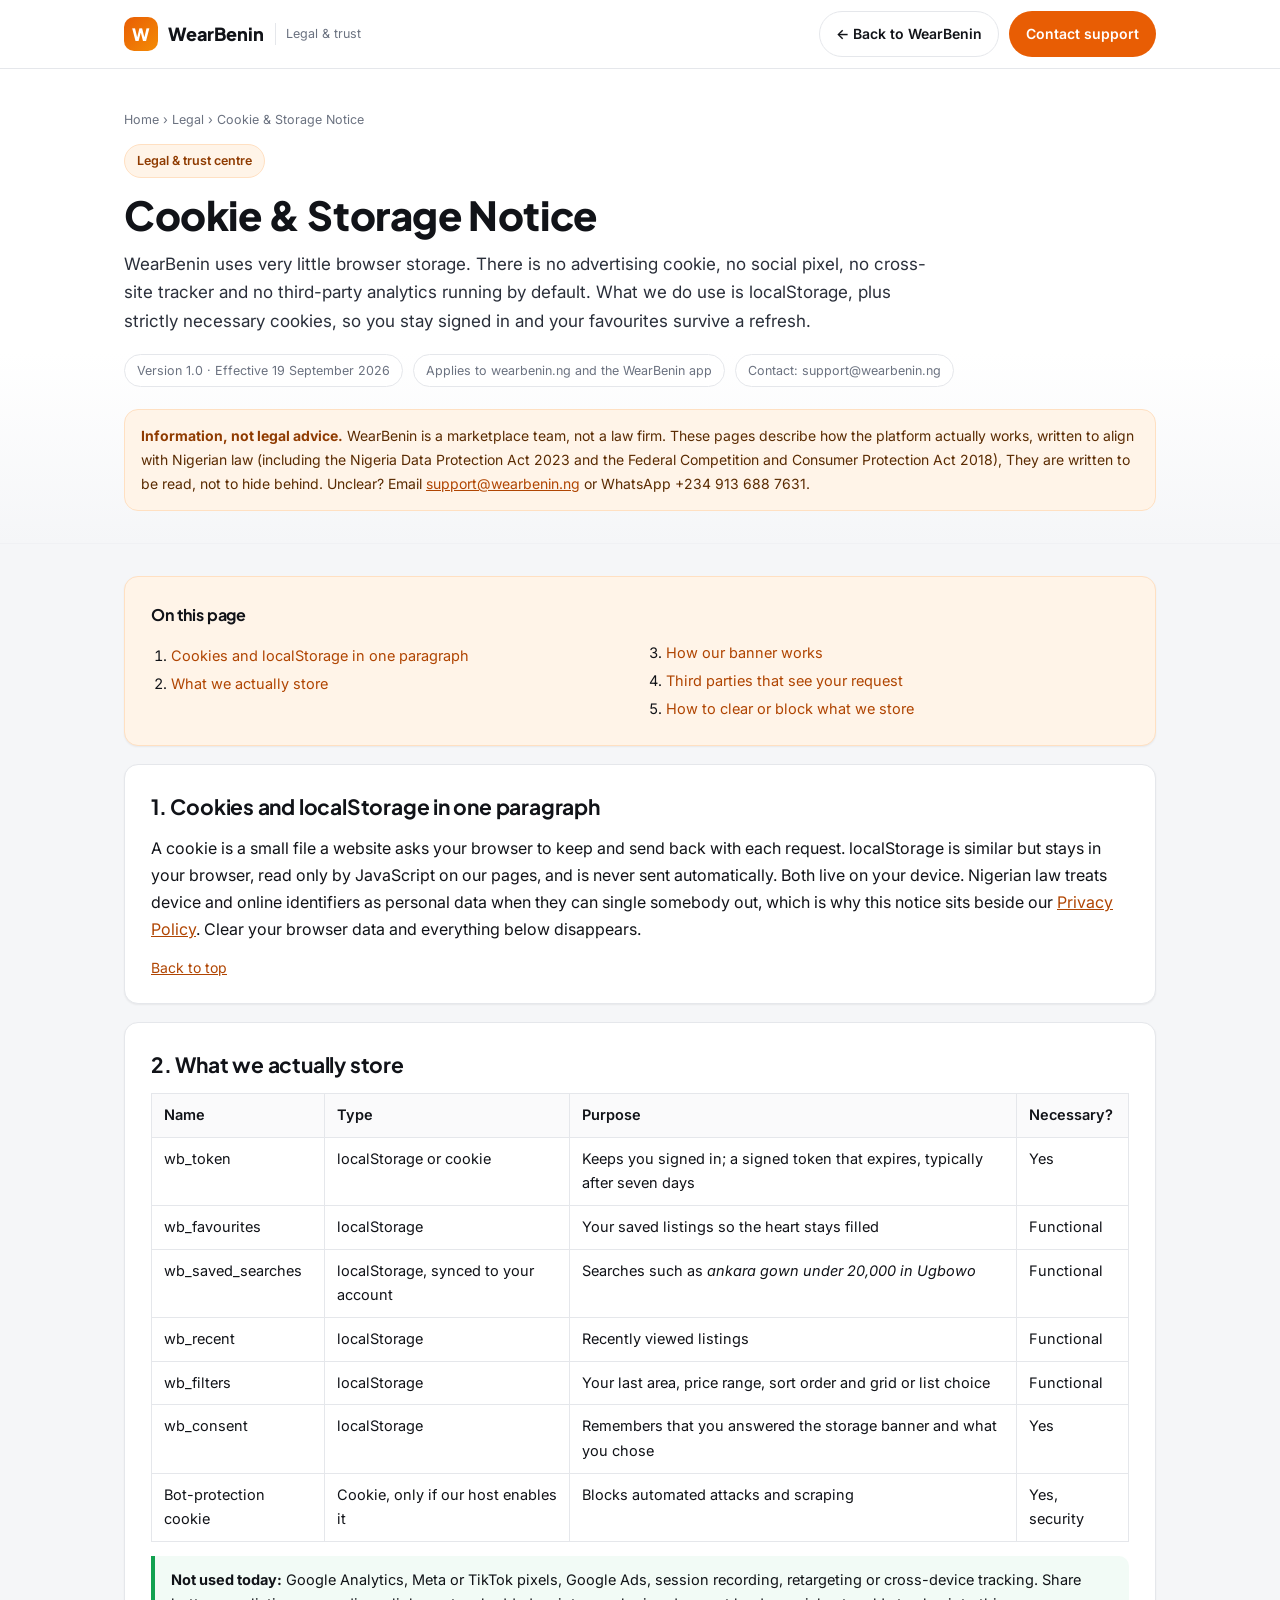
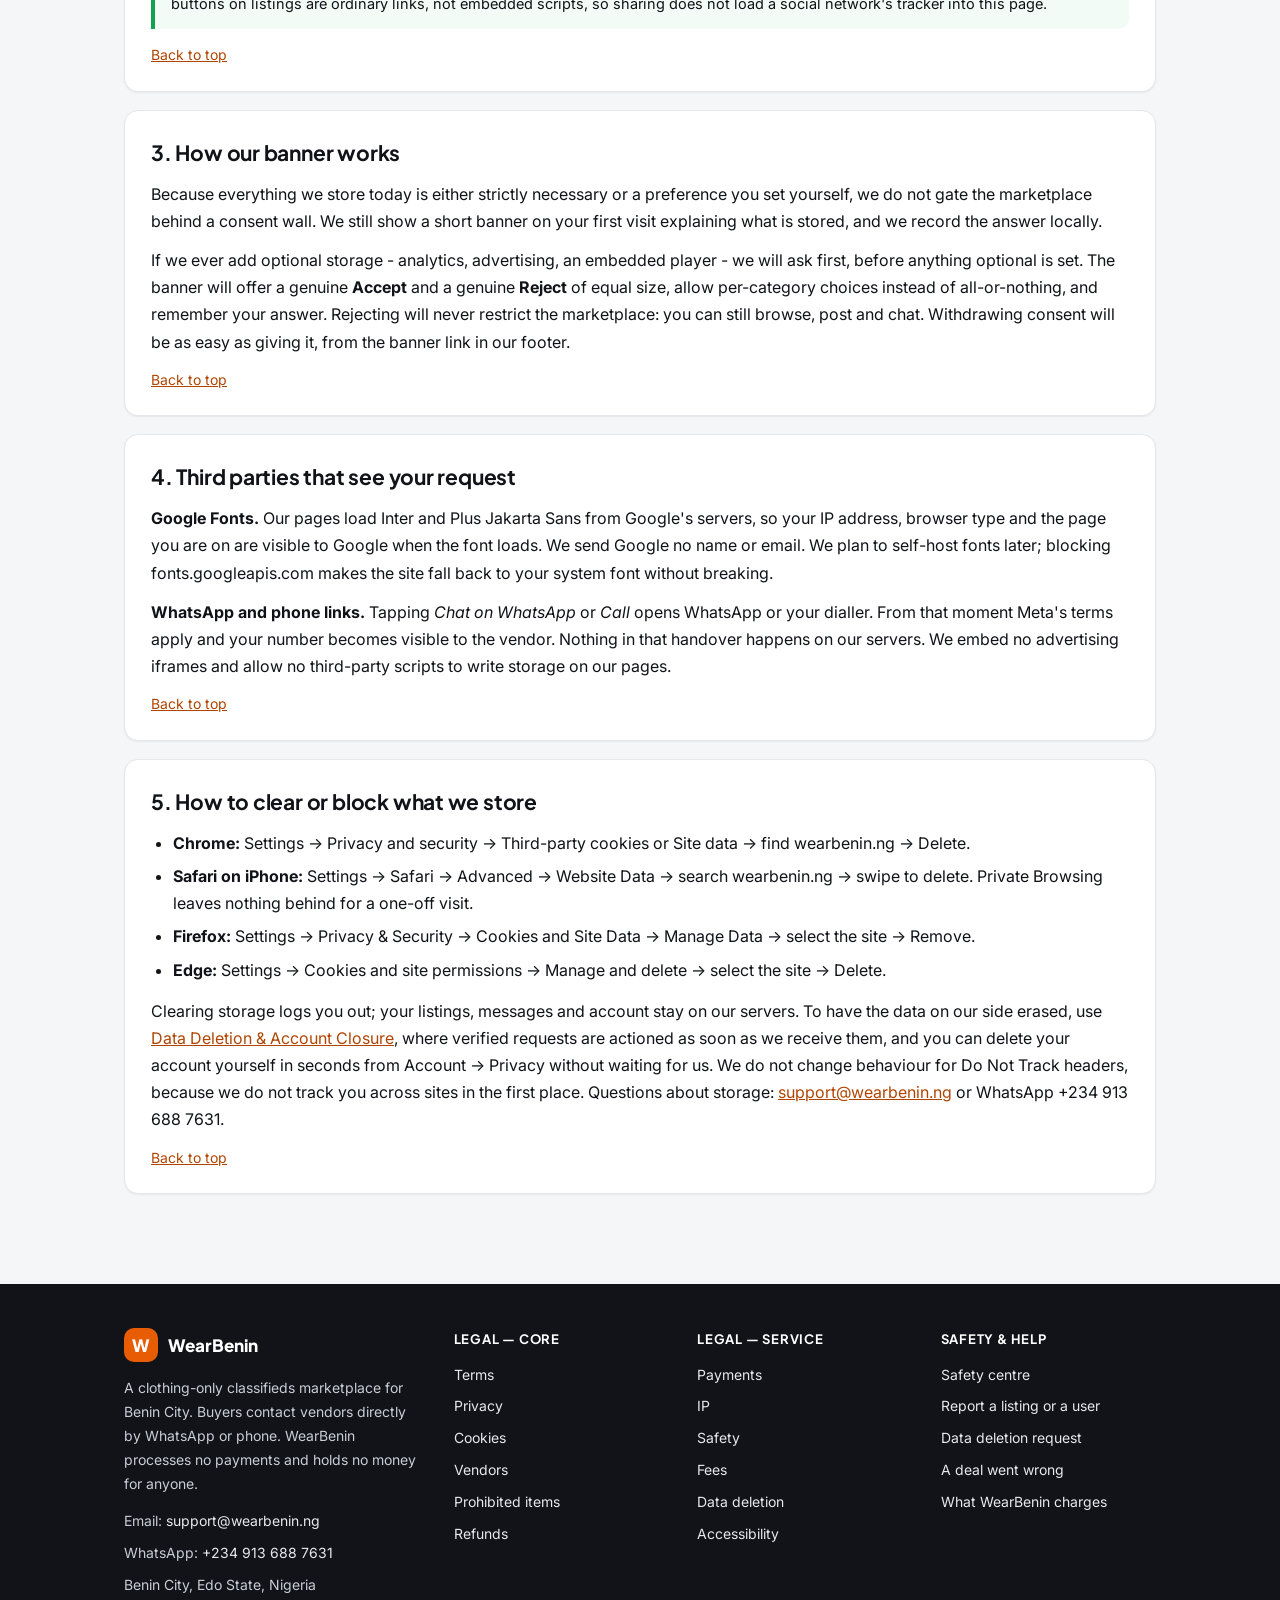
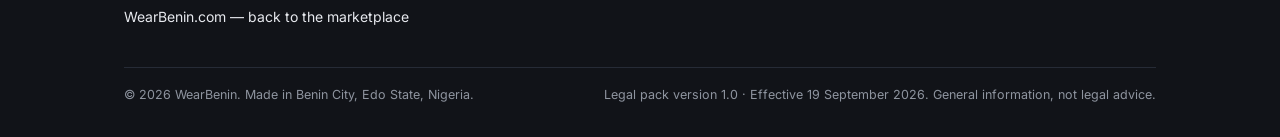
<file: legal/cookies.html>
<!DOCTYPE html>
<html lang="en-NG">
<head>
<meta charset="utf-8">
<meta name="viewport" content="width=device-width, initial-scale=1">
<title>Cookie &amp; Storage Notice &middot; WearBenin</title>
<meta name="description" content="What WearBenin stores in your browser: localStorage for login, favourites and preferences, no advertising cookies, and how to clear it.">
<meta name="robots" content="index,follow">
<meta property="og:type" content="article">
<meta property="og:site_name" content="WearBenin">
<meta property="og:title" content="Cookie &amp; Storage Notice &middot; WearBenin">
<meta property="og:description" content="What WearBenin stores in your browser: localStorage for login, favourites and preferences, no advertising cookies, and how to clear it.">
<meta name="theme-color" content="#E85D04">
<link rel="preconnect" href="https://fonts.googleapis.com">
<link rel="preconnect" href="https://fonts.gstatic.com" crossorigin>
<link href="https://fonts.googleapis.com/css2?family=Inter:wght@400;500;600;700&family=Plus+Jakarta+Sans:wght@600;700;800&display=swap" rel="stylesheet">
<style>
*,*::before,*::after{box-sizing:border-box}
:root{
  --ink:#111318;--ink-2:#2A2F3A;--muted:#6B7280;--line:#E5E7EB;--line-2:#F0F1F4;
  --canvas:#F5F6F8;--surface:#FFF;--brand:#E85D04;--brand-2:#F48C06;--brand-soft:#FFF4E8;
  --green:#12A150;--amber:#F59E0B;--red:#DC2626;--star:#F59E0B;
  --r-sm:10px;--r-md:14px;--r-lg:20px;--r-pill:999px;
  --sh-sm:0 1px 2px rgba(17,19,24,.06);--sh-md:0 4px 16px rgba(17,19,24,.08);--sh-lg:0 12px 32px rgba(17,19,24,.12);
}
html{-webkit-text-size-adjust:100%}
body{margin:0;background:var(--canvas);color:var(--ink);
  font-family:Inter,-apple-system,BlinkMacSystemFont,"Segoe UI",Roboto,Helvetica,Arial,sans-serif;
  font-size:16px;line-height:1.7;-webkit-font-smoothing:antialiased}
h1,h2,h3,h4,.brand-name{font-family:"Plus Jakarta Sans",Inter,-apple-system,"Segoe UI",sans-serif;letter-spacing:-.01em}
a{color:#B04502}
a:hover{color:var(--brand)}
:focus-visible{outline:3px solid var(--brand);outline-offset:2px;border-radius:4px}
.skip{position:absolute;left:-9999px;top:0;background:#fff;color:var(--ink);padding:10px 14px;z-index:99;border-radius:0 0 var(--r-sm) 0}
.skip:focus{left:0}
.wrap{max-width:1080px;margin:0 auto;padding:0 24px}
/* ---------- header ---------- */
.top{position:sticky;top:0;z-index:40;background:rgba(255,255,255,.94);backdrop-filter:blur(8px);border-bottom:1px solid var(--line)}
.top-in{display:flex;align-items:center;gap:16px;justify-content:space-between;min-height:68px;flex-wrap:wrap;padding-top:8px;padding-bottom:8px}
.brand{display:flex;align-items:center;gap:10px;text-decoration:none;color:var(--ink)}
.mark{width:34px;height:34px;border-radius:10px;background:linear-gradient(135deg,var(--brand),var(--brand-2));
  color:#fff;display:grid;place-items:center;font-weight:800;font-size:17px;font-family:"Plus Jakarta Sans",sans-serif}
.brand-name{font-weight:800;font-size:18px}
.brand-tag{font-size:12.5px;color:var(--muted);border-left:1px solid var(--line);padding-left:10px;margin-left:2px}
.top-actions{display:flex;align-items:center;gap:10px;flex-wrap:wrap}
.btn{display:inline-flex;align-items:center;gap:8px;padding:10px 16px;border-radius:var(--r-pill);font-size:14px;
  font-weight:600;text-decoration:none;border:1px solid transparent;min-height:44px}
.btn-primary{background:var(--brand);color:#fff}
.btn-primary:hover{background:#C94F03;color:#fff}
.btn-ghost{background:#fff;color:var(--ink);border-color:var(--line)}
.btn-ghost:hover{border-color:#d7dae0;color:var(--ink)}
/* ---------- hero ---------- */
.hero{background:linear-gradient(180deg,#fff 0%,#fff 60%,var(--canvas) 100%);border-bottom:1px solid var(--line-2);padding:40px 0 32px}
.crumbs{font-size:12.5px;color:var(--muted);margin:0 0 14px;text-transform:none}
.crumbs a{color:var(--muted);text-decoration:none}
.crumbs a:hover{color:var(--brand)}
.kicker{display:inline-block;background:var(--brand-soft);color:#8F3B01;border:1px solid #FFE0C2;
  border-radius:var(--r-pill);padding:5px 12px;font-size:12.5px;font-weight:600;margin:0 0 14px}
h1{font-size:clamp(28px,4.2vw,40px);line-height:1.15;margin:0 0 12px;font-weight:800}
.lede{font-size:17px;color:var(--ink-2);max-width:74ch;margin:0 0 18px}
.meta{display:flex;gap:10px;flex-wrap:wrap;font-size:12.5px;color:var(--muted)}
.meta span{background:#fff;border:1px solid var(--line);border-radius:var(--r-pill);padding:5px 12px}
.note{margin:22px 0 0;border:1px solid #FFE0C2;background:var(--brand-soft);border-radius:var(--r-md);padding:14px 16px;font-size:14px;color:#5A2B02}
.note strong{color:#8F3B01}
/* ---------- body ---------- */
main{padding:32px 0 64px}
.card{background:var(--surface);border:1px solid var(--line);border-radius:var(--r-md);padding:24px 26px;box-shadow:var(--sh-sm);margin:0 0 18px}
.toc{background:var(--brand-soft);border-color:#FFE0C2}
.toc h2{margin-top:0;font-size:16px}
.toc ol{margin:0;padding-left:20px;columns:2;column-gap:32px}
.toc li{margin:3px 0;font-size:14.5px}
.toc a{text-decoration:none}
.toc a:hover{text-decoration:underline}
section h2{font-size:21px;margin:0 0 10px;font-weight:700}
section h3{font-size:17px;margin:22px 0 8px;font-weight:700}
section p{margin:0 0 12px}
section ul,section ol{margin:0 0 14px;padding-left:22px}
section li{margin:6px 0}
.table-wrap{overflow-x:auto;margin:0 0 14px}
table{border-collapse:collapse;width:100%;font-size:14.5px;min-width:460px}
th,td{border:1px solid var(--line);padding:9px 12px;text-align:left;vertical-align:top}
th{background:#FAFAFB;font-weight:600}
.callout{border-left:4px solid var(--brand);background:#FFFAF5;border-radius:0 var(--r-sm) var(--r-sm) 0;padding:12px 16px;margin:0 0 14px;font-size:14.5px}
.callout.warn{border-left-color:var(--red);background:#FEF4F4}
.callout.ok{border-left-color:var(--green);background:#F2FBF6}
.callout strong{display:inline}
.tag{display:inline-block;font-size:12px;font-weight:600;border-radius:var(--r-pill);padding:2px 10px;background:var(--brand-soft);color:#8F3B01;border:1px solid #FFE0C2}
.tag.no{background:#FEF4F4;color:#9B1C1C;border-color:#FBD5D5}
.tag.yes{background:#F2FBF6;color:#0B6B36;border-color:#C7EBD6}
.contact-grid{display:grid;grid-template-columns:repeat(auto-fit,minmax(220px,1fr));gap:12px;margin:0 0 14px}
.contact-grid div{background:#FAFAFB;border:1px solid var(--line);border-radius:var(--r-sm);padding:12px 14px;font-size:14.5px}
.contact-grid b{display:block;font-size:12.5px;color:var(--muted);text-transform:uppercase;letter-spacing:.04em;margin-bottom:3px}
.backtop{font-size:14px;margin:0}
/* ---------- footer ---------- */
footer.site{background:var(--ink);color:#C9CDD6;padding:44px 0 26px;margin-top:8px;font-size:14px}
footer.site a{color:#E7E9EE;text-decoration:none}
footer.site a:hover{color:var(--brand-2);text-decoration:underline}
.fgrid{display:grid;grid-template-columns:1.4fr 1fr 1fr 1fr;gap:28px}
footer.site h3{color:#fff;font-size:13px;text-transform:uppercase;letter-spacing:.06em;margin:0 0 12px}
footer.site ul{list-style:none;margin:0;padding:0}
footer.site li{margin:0 0 8px}
.fbrand{display:flex;align-items:center;gap:10px;margin-bottom:12px}
.fbrand .mark{background:var(--brand)}
.fbrand span{color:#fff;font-weight:800;font-size:17px;font-family:"Plus Jakarta Sans",sans-serif}
.fbot{border-top:1px solid #262B36;margin-top:30px;padding-top:16px;font-size:12.5px;color:#8E949F;display:flex;justify-content:space-between;gap:14px;flex-wrap:wrap}
.fbot p{margin:0 0 6px}
@media (max-width:900px){.fgrid{grid-template-columns:1fr 1fr}.toc ol{columns:1}}
@media (max-width:560px){.fgrid{grid-template-columns:1fr}.wrap{padding:0 16px}.card{padding:18px 16px}.brand-tag{display:none}}
@media print{.top,.toc,.backtop,footer.site{display:none}.card{box-shadow:none;border-color:#ccc}}
</style>
</head>
<body>
<a class="skip" href="#main">Skip to main content</a>
<header class="top">
  <div class="wrap top-in">
    <a class="brand" href="/">
      <span class="mark" aria-hidden="true">W</span>
      <span class="brand-name">WearBenin</span>
      <span class="brand-tag">Legal &amp; trust</span>
    </a>
    <div class="top-actions">
      <a class="btn btn-ghost" href="/">&larr; Back to WearBenin</a>
      <a class="btn btn-primary" href="mailto:support@wearbenin.ng">Contact support</a>
    </div>
  </div>
</header>
<div class="hero">
  <div class="wrap">
    <p class="crumbs"><a href="/">Home</a> &rsaquo; <a href="cookies.html">Legal</a> &rsaquo; Cookie &amp; Storage Notice</p>
    <p class="kicker">Legal &amp; trust centre</p>
    <h1>Cookie &amp; Storage Notice</h1>
    <p class="lede">WearBenin uses very little browser storage. There is no advertising cookie, no social pixel, no cross-site tracker and no third-party analytics running by default. What we do use is localStorage, plus strictly necessary cookies, so you stay signed in and your favourites survive a refresh.</p>
    <p class="meta"><span>Version 1.0 &middot; Effective 19 September 2026</span><span>Applies to wearbenin.ng and the WearBenin app</span><span>Contact: support@wearbenin.ng</span></p>
    <p class="note"><strong>Information, not legal advice.</strong> WearBenin is a marketplace team, not a law firm. These pages describe how the platform actually works, written to align with Nigerian law (including the Nigeria Data Protection Act 2023 and the Federal Competition and Consumer Protection Act 2018), They are written to be read, not to hide behind. Unclear? Email <a href="mailto:support@wearbenin.ng">support@wearbenin.ng</a> or WhatsApp +234 913 688 7631.</p>
  </div>
</div>
<main id="main">
  <div class="wrap">
      <nav class="card toc" aria-labelledby="toc-h">
        <h2 id="toc-h">On this page</h2>
        <ol>
        <li><a href="#basics">Cookies and localStorage in one paragraph</a></li>

        <li><a href="#used">What we actually store</a></li>

        <li><a href="#banner">How our banner works</a></li>

        <li><a href="#thirdparty">Third parties that see your request</a></li>

        <li><a href="#manage">How to clear or block what we store</a></li>

        </ol>
      </nav>
      <section class="card" id="basics">
        <h2>1. Cookies and localStorage in one paragraph</h2>
<p>A cookie is a small file a website asks your browser to keep and send back with each request. localStorage is similar but stays in your browser, read only by JavaScript on our pages, and is never sent automatically. Both live on your device. Nigerian law treats device and online identifiers as personal data when they can single somebody out, which is why this notice sits beside our <a href='privacy.html'>Privacy Policy</a>. Clear your browser data and everything below disappears.</p>
        <p class="backtop"><a href="#main">Back to top</a></p>
      </section>
      <section class="card" id="used">
        <h2>2. What we actually store</h2>
<div class='table-wrap'><table>
<tr><th>Name</th><th>Type</th><th>Purpose</th><th>Necessary?</th></tr>
<tr><td>wb_token</td><td>localStorage or cookie</td><td>Keeps you signed in; a signed token that expires, typically after seven days</td><td>Yes</td></tr>
<tr><td>wb_favourites</td><td>localStorage</td><td>Your saved listings so the heart stays filled</td><td>Functional</td></tr>
<tr><td>wb_saved_searches</td><td>localStorage, synced to your account</td><td>Searches such as <em>ankara gown under 20,000 in Ugbowo</em></td><td>Functional</td></tr>
<tr><td>wb_recent</td><td>localStorage</td><td>Recently viewed listings</td><td>Functional</td></tr>
<tr><td>wb_filters</td><td>localStorage</td><td>Your last area, price range, sort order and grid or list choice</td><td>Functional</td></tr>
<tr><td>wb_consent</td><td>localStorage</td><td>Remembers that you answered the storage banner and what you chose</td><td>Yes</td></tr>
<tr><td>Bot-protection cookie</td><td>Cookie, only if our host enables it</td><td>Blocks automated attacks and scraping</td><td>Yes, security</td></tr>
</table></div>
<div class='callout ok'><strong>Not used today:</strong> Google Analytics, Meta or TikTok pixels, Google Ads, session recording, retargeting or cross-device tracking. Share buttons on listings are ordinary links, not embedded scripts, so sharing does not load a social network's tracker into this page.</div>
        <p class="backtop"><a href="#main">Back to top</a></p>
      </section>
      <section class="card" id="banner">
        <h2>3. How our banner works</h2>
<p>Because everything we store today is either strictly necessary or a preference you set yourself, we do not gate the marketplace behind a consent wall. We still show a short banner on your first visit explaining what is stored, and we record the answer locally.</p>
<p>If we ever add optional storage - analytics, advertising, an embedded player - we will ask first, before anything optional is set. The banner will offer a genuine <strong>Accept</strong> and a genuine <strong>Reject</strong> of equal size, allow per-category choices instead of all-or-nothing, and remember your answer. Rejecting will never restrict the marketplace: you can still browse, post and chat. Withdrawing consent will be as easy as giving it, from the banner link in our footer.</p>
        <p class="backtop"><a href="#main">Back to top</a></p>
      </section>
      <section class="card" id="thirdparty">
        <h2>4. Third parties that see your request</h2>
<p><strong>Google Fonts.</strong> Our pages load Inter and Plus Jakarta Sans from Google's servers, so your IP address, browser type and the page you are on are visible to Google when the font loads. We send Google no name or email. We plan to self-host fonts later; blocking fonts.googleapis.com makes the site fall back to your system font without breaking.</p>
<p><strong>WhatsApp and phone links.</strong> Tapping <em>Chat on WhatsApp</em> or <em>Call</em> opens WhatsApp or your dialler. From that moment Meta's terms apply and your number becomes visible to the vendor. Nothing in that handover happens on our servers. We embed no advertising iframes and allow no third-party scripts to write storage on our pages.</p>
        <p class="backtop"><a href="#main">Back to top</a></p>
      </section>
      <section class="card" id="manage">
        <h2>5. How to clear or block what we store</h2>
<ul>
<li><strong>Chrome:</strong> Settings &rarr; Privacy and security &rarr; Third-party cookies or Site data &rarr; find wearbenin.ng &rarr; Delete.</li>
<li><strong>Safari on iPhone:</strong> Settings &rarr; Safari &rarr; Advanced &rarr; Website Data &rarr; search wearbenin.ng &rarr; swipe to delete. Private Browsing leaves nothing behind for a one-off visit.</li>
<li><strong>Firefox:</strong> Settings &rarr; Privacy &amp; Security &rarr; Cookies and Site Data &rarr; Manage Data &rarr; select the site &rarr; Remove.</li>
<li><strong>Edge:</strong> Settings &rarr; Cookies and site permissions &rarr; Manage and delete &rarr; select the site &rarr; Delete.</li>
</ul>
<p>Clearing storage logs you out; your listings, messages and account stay on our servers. To have the data on our side erased, use <a href='data-deletion.html'>Data Deletion &amp; Account Closure</a>, where verified requests are actioned as soon as we receive them, and you can delete your account yourself in seconds from Account &rarr; Privacy without waiting for us. We do not change behaviour for Do Not Track headers, because we do not track you across sites in the first place. Questions about storage: <a href='mailto:support@wearbenin.ng'>support@wearbenin.ng</a> or WhatsApp +234 913 688 7631.</p>
        <p class="backtop"><a href="#main">Back to top</a></p>
      </section>
  </div>
</main>
  <footer class="site">
    <div class="wrap">
      <div class="fgrid">
        <div>
          <div class="fbrand"><span class="mark" aria-hidden="true">W</span><span>WearBenin</span></div>
          <p>A clothing-only classifieds marketplace for Benin City. Buyers contact vendors directly by WhatsApp or phone. WearBenin processes no payments and holds no money for anyone.</p>
          <ul>
            <li>Email: <a href="mailto:support@wearbenin.ng">support@wearbenin.ng</a></li>
            <li>WhatsApp: <a href="https://wa.me/2349136887631" rel="noopener" target="_blank">+234 913 688 7631</a></li>
            <li>Benin City, Edo State, Nigeria</li>
            <li><a href="/">WearBenin.com &mdash; back to the marketplace</a></li>
          </ul>
        </div>
        <div>
          <h3>Legal &mdash; core</h3>
          <ul>
          <li><a href="terms.html">Terms</a></li>
          <li><a href="privacy.html">Privacy</a></li>
          <li><a href="cookies.html" aria-current="page">Cookies</a></li>
          <li><a href="vendor-agreement.html">Vendors</a></li>
          <li><a href="prohibited-items.html">Prohibited items</a></li>
          <li><a href="refunds-disputes.html">Refunds</a></li>
          </ul>
        </div>
        <div>
          <h3>Legal &mdash; service</h3>
          <ul>
          <li><a href="payments-delivery.html">Payments</a></li>
          <li><a href="ip-takedown.html">IP</a></li>
          <li><a href="community-safety.html">Safety</a></li>
          <li><a href="fees.html">Fees</a></li>
          <li><a href="data-deletion.html">Data deletion</a></li>
          <li><a href="accessibility.html">Accessibility</a></li>
          </ul>
        </div>
        <div>
          <h3>Safety &amp; help</h3>
          <ul>
            <li><a href="community-safety.html">Safety centre</a></li>
            <li><a href="mailto:support@wearbenin.ng?subject=Report%20abuse%20on%20WearBenin">Report a listing or a user</a></li>
            <li><a href="mailto:support@wearbenin.ng?subject=Data%20deletion%20request">Data deletion request</a></li>
            <li><a href="refunds-disputes.html">A deal went wrong</a></li>
            <li><a href="fees.html">What WearBenin charges</a></li>
          </ul>
        </div>
      </div>
      <div class="fbot">
        <p>&copy; 2026 WearBenin. Made in Benin City, Edo State, Nigeria.</p>
        <p>Legal pack version 1.0 &middot; Effective 19 September 2026. General information, not legal advice.</p>
      </div>
    </div>
  </footer>

</body>
</html>
</file>
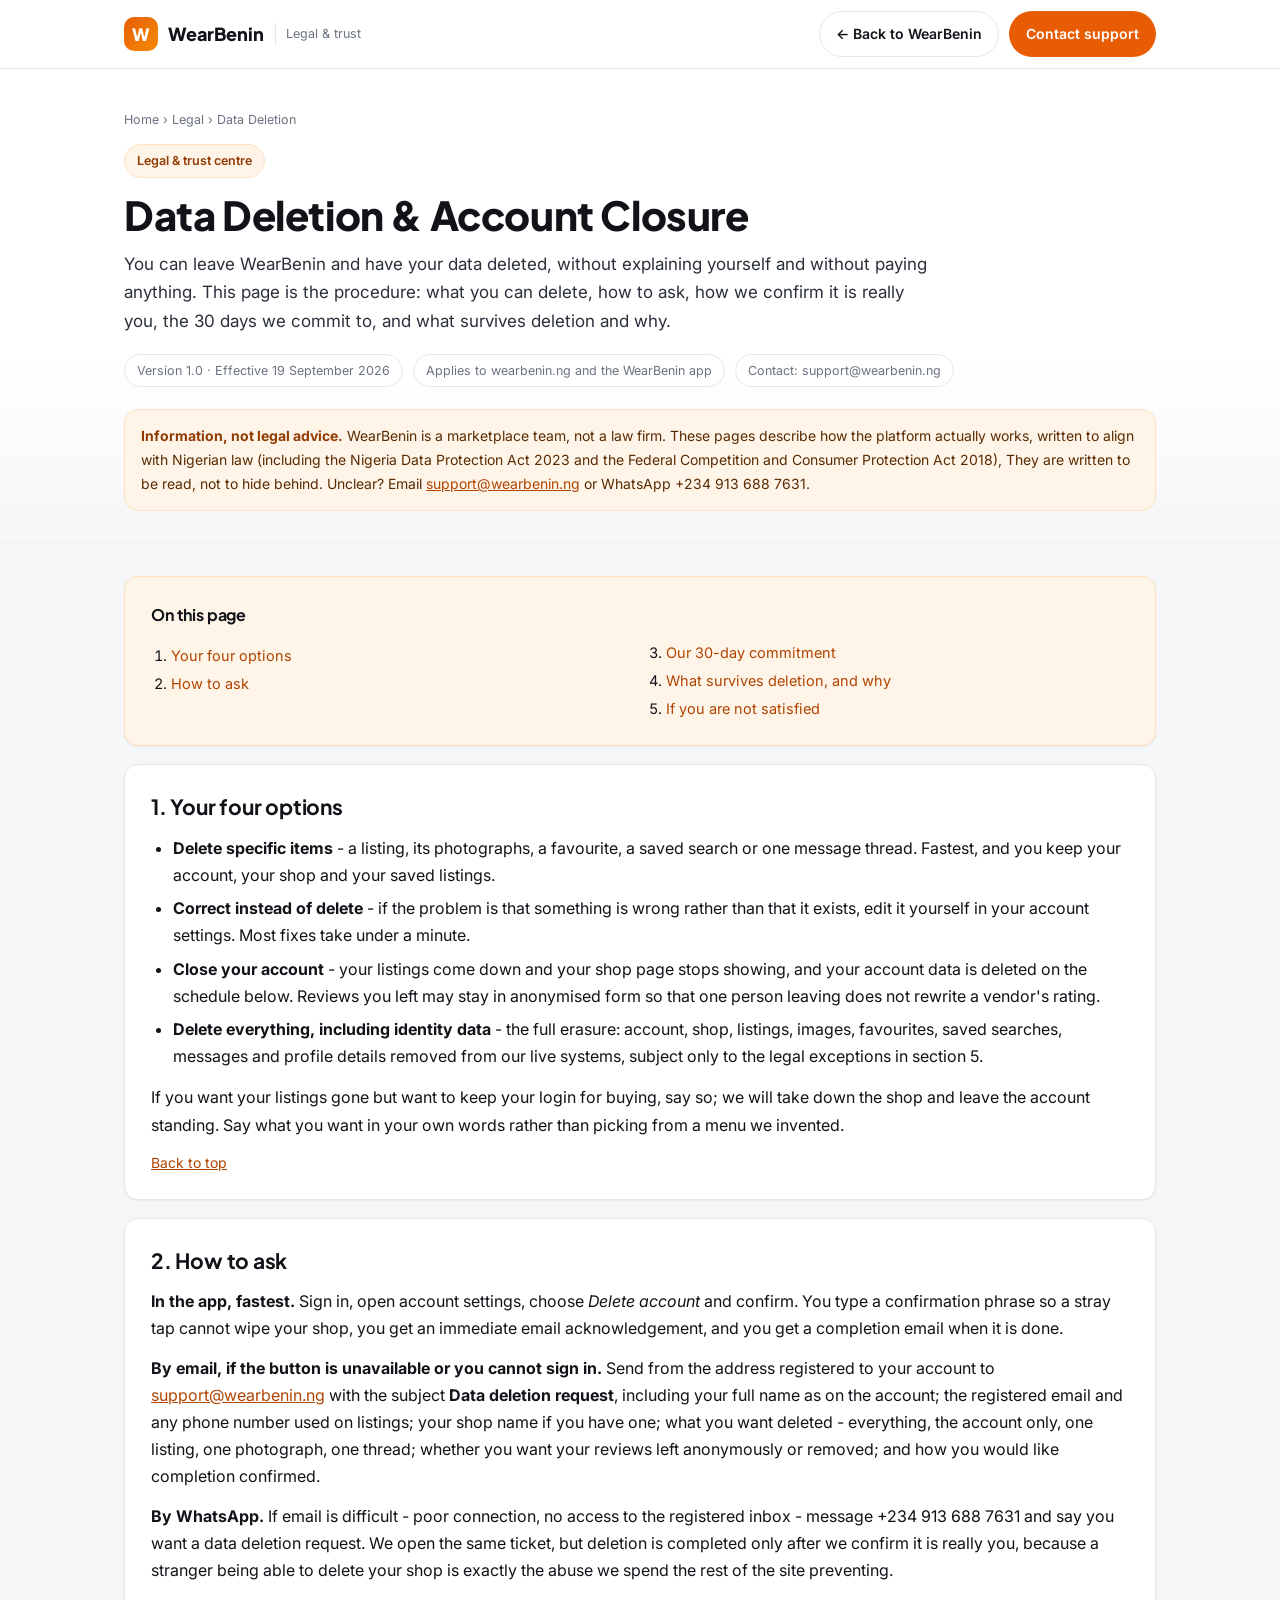
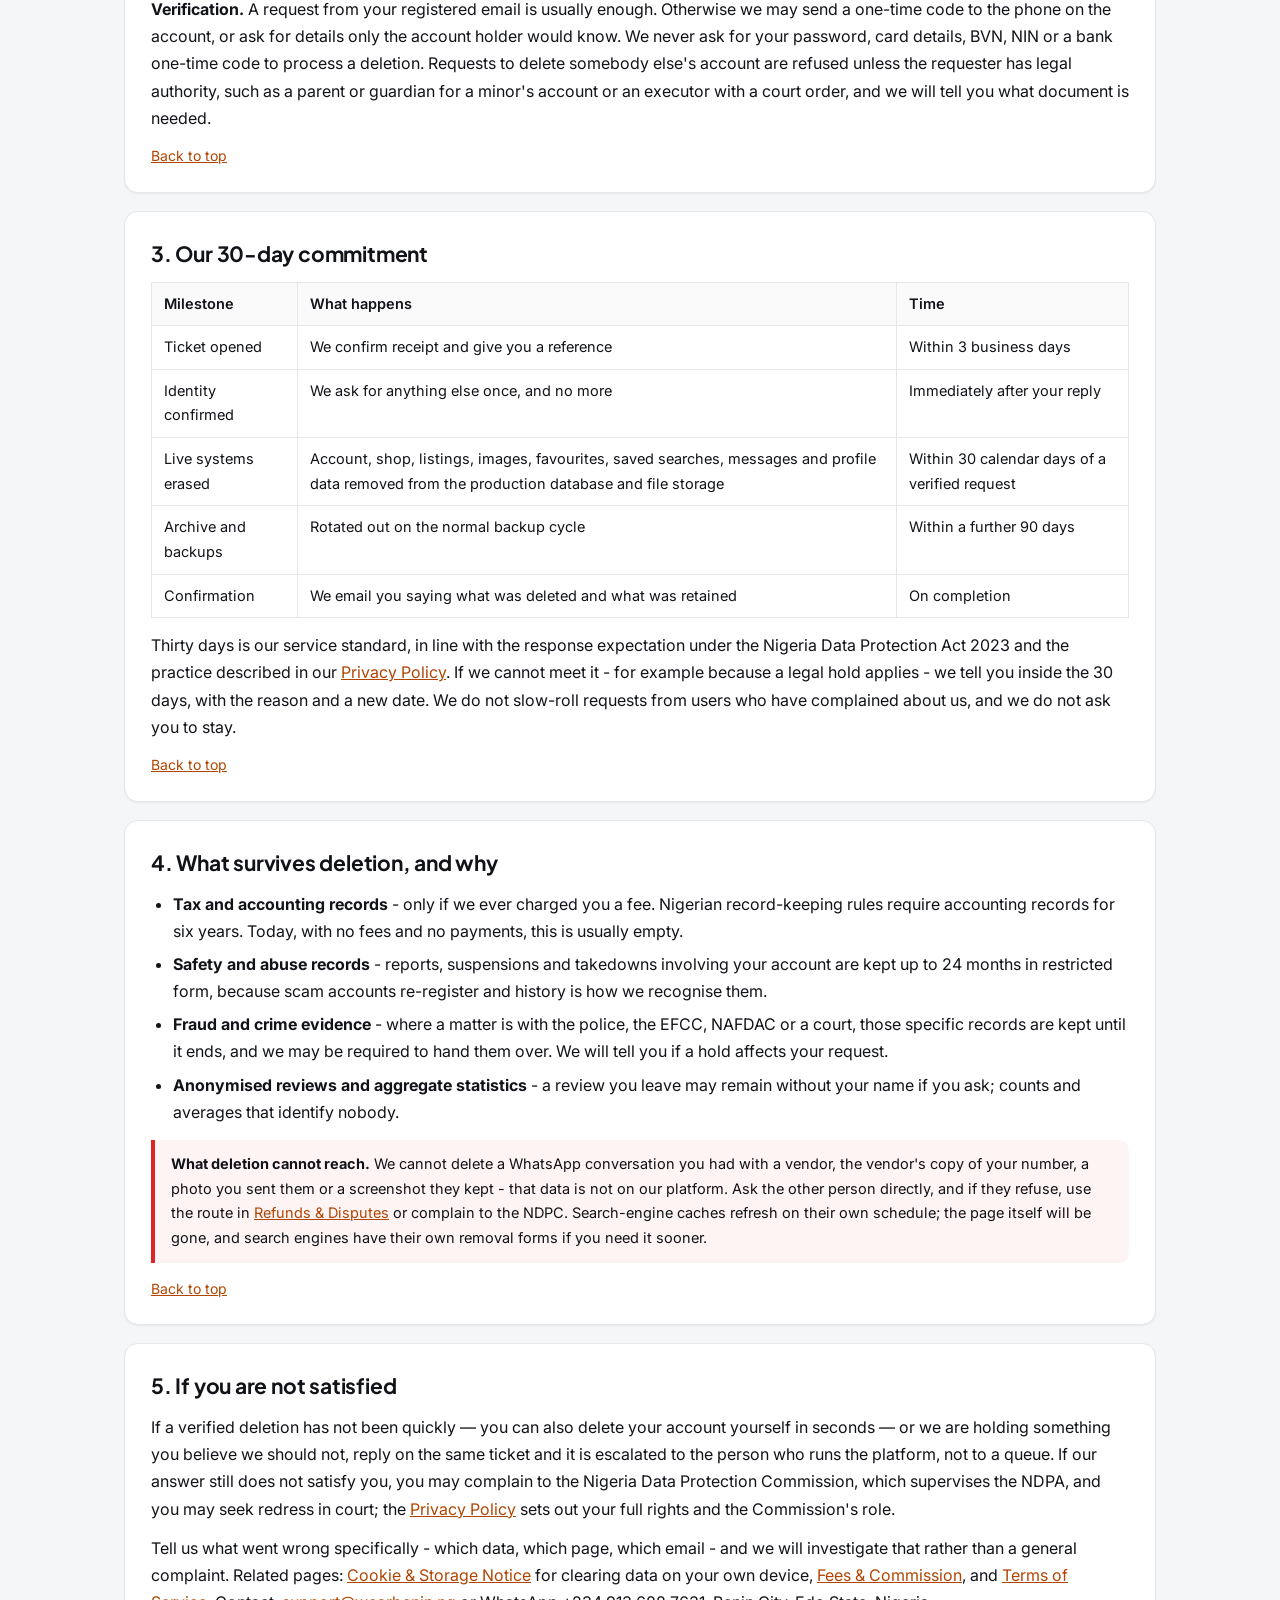
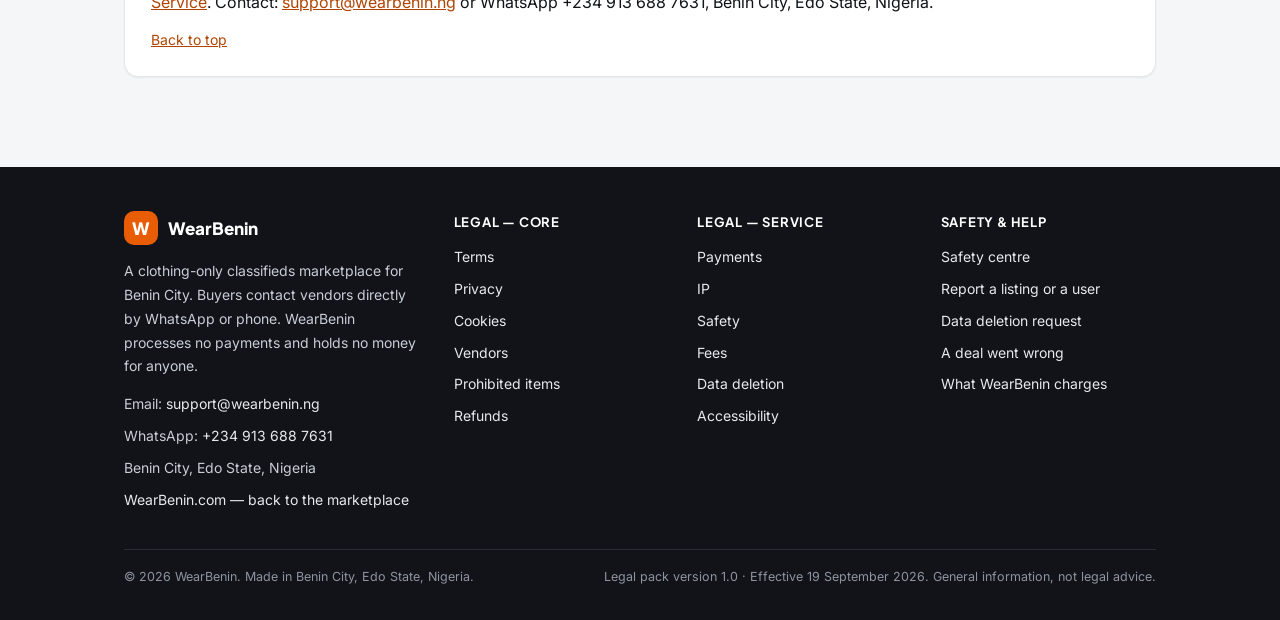
<file: legal/data-deletion.html>
<!DOCTYPE html>
<html lang="en-NG">
<head>
<meta charset="utf-8">
<meta name="viewport" content="width=device-width, initial-scale=1">
<title>Data Deletion &amp; Account Closure &middot; WearBenin</title>
<meta name="description" content="How to request deletion of your WearBenin data or close your account: what we delete, what Nigerian law requires us to keep, and how to delete your data yourself.">
<meta name="robots" content="index,follow">
<meta property="og:type" content="article">
<meta property="og:site_name" content="WearBenin">
<meta property="og:title" content="Data Deletion &amp; Account Closure &middot; WearBenin">
<meta property="og:description" content="How to request deletion of your WearBenin data or close your account: what we delete, what Nigerian law requires us to keep, and how to delete your data yourself.">
<meta name="theme-color" content="#E85D04">
<link rel="preconnect" href="https://fonts.googleapis.com">
<link rel="preconnect" href="https://fonts.gstatic.com" crossorigin>
<link href="https://fonts.googleapis.com/css2?family=Inter:wght@400;500;600;700&family=Plus+Jakarta+Sans:wght@600;700;800&display=swap" rel="stylesheet">
<style>
*,*::before,*::after{box-sizing:border-box}
:root{
  --ink:#111318;--ink-2:#2A2F3A;--muted:#6B7280;--line:#E5E7EB;--line-2:#F0F1F4;
  --canvas:#F5F6F8;--surface:#FFF;--brand:#E85D04;--brand-2:#F48C06;--brand-soft:#FFF4E8;
  --green:#12A150;--amber:#F59E0B;--red:#DC2626;--star:#F59E0B;
  --r-sm:10px;--r-md:14px;--r-lg:20px;--r-pill:999px;
  --sh-sm:0 1px 2px rgba(17,19,24,.06);--sh-md:0 4px 16px rgba(17,19,24,.08);--sh-lg:0 12px 32px rgba(17,19,24,.12);
}
html{-webkit-text-size-adjust:100%}
body{margin:0;background:var(--canvas);color:var(--ink);
  font-family:Inter,-apple-system,BlinkMacSystemFont,"Segoe UI",Roboto,Helvetica,Arial,sans-serif;
  font-size:16px;line-height:1.7;-webkit-font-smoothing:antialiased}
h1,h2,h3,h4,.brand-name{font-family:"Plus Jakarta Sans",Inter,-apple-system,"Segoe UI",sans-serif;letter-spacing:-.01em}
a{color:#B04502}
a:hover{color:var(--brand)}
:focus-visible{outline:3px solid var(--brand);outline-offset:2px;border-radius:4px}
.skip{position:absolute;left:-9999px;top:0;background:#fff;color:var(--ink);padding:10px 14px;z-index:99;border-radius:0 0 var(--r-sm) 0}
.skip:focus{left:0}
.wrap{max-width:1080px;margin:0 auto;padding:0 24px}
/* ---------- header ---------- */
.top{position:sticky;top:0;z-index:40;background:rgba(255,255,255,.94);backdrop-filter:blur(8px);border-bottom:1px solid var(--line)}
.top-in{display:flex;align-items:center;gap:16px;justify-content:space-between;min-height:68px;flex-wrap:wrap;padding-top:8px;padding-bottom:8px}
.brand{display:flex;align-items:center;gap:10px;text-decoration:none;color:var(--ink)}
.mark{width:34px;height:34px;border-radius:10px;background:linear-gradient(135deg,var(--brand),var(--brand-2));
  color:#fff;display:grid;place-items:center;font-weight:800;font-size:17px;font-family:"Plus Jakarta Sans",sans-serif}
.brand-name{font-weight:800;font-size:18px}
.brand-tag{font-size:12.5px;color:var(--muted);border-left:1px solid var(--line);padding-left:10px;margin-left:2px}
.top-actions{display:flex;align-items:center;gap:10px;flex-wrap:wrap}
.btn{display:inline-flex;align-items:center;gap:8px;padding:10px 16px;border-radius:var(--r-pill);font-size:14px;
  font-weight:600;text-decoration:none;border:1px solid transparent;min-height:44px}
.btn-primary{background:var(--brand);color:#fff}
.btn-primary:hover{background:#C94F03;color:#fff}
.btn-ghost{background:#fff;color:var(--ink);border-color:var(--line)}
.btn-ghost:hover{border-color:#d7dae0;color:var(--ink)}
/* ---------- hero ---------- */
.hero{background:linear-gradient(180deg,#fff 0%,#fff 60%,var(--canvas) 100%);border-bottom:1px solid var(--line-2);padding:40px 0 32px}
.crumbs{font-size:12.5px;color:var(--muted);margin:0 0 14px;text-transform:none}
.crumbs a{color:var(--muted);text-decoration:none}
.crumbs a:hover{color:var(--brand)}
.kicker{display:inline-block;background:var(--brand-soft);color:#8F3B01;border:1px solid #FFE0C2;
  border-radius:var(--r-pill);padding:5px 12px;font-size:12.5px;font-weight:600;margin:0 0 14px}
h1{font-size:clamp(28px,4.2vw,40px);line-height:1.15;margin:0 0 12px;font-weight:800}
.lede{font-size:17px;color:var(--ink-2);max-width:74ch;margin:0 0 18px}
.meta{display:flex;gap:10px;flex-wrap:wrap;font-size:12.5px;color:var(--muted)}
.meta span{background:#fff;border:1px solid var(--line);border-radius:var(--r-pill);padding:5px 12px}
.note{margin:22px 0 0;border:1px solid #FFE0C2;background:var(--brand-soft);border-radius:var(--r-md);padding:14px 16px;font-size:14px;color:#5A2B02}
.note strong{color:#8F3B01}
/* ---------- body ---------- */
main{padding:32px 0 64px}
.card{background:var(--surface);border:1px solid var(--line);border-radius:var(--r-md);padding:24px 26px;box-shadow:var(--sh-sm);margin:0 0 18px}
.toc{background:var(--brand-soft);border-color:#FFE0C2}
.toc h2{margin-top:0;font-size:16px}
.toc ol{margin:0;padding-left:20px;columns:2;column-gap:32px}
.toc li{margin:3px 0;font-size:14.5px}
.toc a{text-decoration:none}
.toc a:hover{text-decoration:underline}
section h2{font-size:21px;margin:0 0 10px;font-weight:700}
section h3{font-size:17px;margin:22px 0 8px;font-weight:700}
section p{margin:0 0 12px}
section ul,section ol{margin:0 0 14px;padding-left:22px}
section li{margin:6px 0}
.table-wrap{overflow-x:auto;margin:0 0 14px}
table{border-collapse:collapse;width:100%;font-size:14.5px;min-width:460px}
th,td{border:1px solid var(--line);padding:9px 12px;text-align:left;vertical-align:top}
th{background:#FAFAFB;font-weight:600}
.callout{border-left:4px solid var(--brand);background:#FFFAF5;border-radius:0 var(--r-sm) var(--r-sm) 0;padding:12px 16px;margin:0 0 14px;font-size:14.5px}
.callout.warn{border-left-color:var(--red);background:#FEF4F4}
.callout.ok{border-left-color:var(--green);background:#F2FBF6}
.callout strong{display:inline}
.tag{display:inline-block;font-size:12px;font-weight:600;border-radius:var(--r-pill);padding:2px 10px;background:var(--brand-soft);color:#8F3B01;border:1px solid #FFE0C2}
.tag.no{background:#FEF4F4;color:#9B1C1C;border-color:#FBD5D5}
.tag.yes{background:#F2FBF6;color:#0B6B36;border-color:#C7EBD6}
.contact-grid{display:grid;grid-template-columns:repeat(auto-fit,minmax(220px,1fr));gap:12px;margin:0 0 14px}
.contact-grid div{background:#FAFAFB;border:1px solid var(--line);border-radius:var(--r-sm);padding:12px 14px;font-size:14.5px}
.contact-grid b{display:block;font-size:12.5px;color:var(--muted);text-transform:uppercase;letter-spacing:.04em;margin-bottom:3px}
.backtop{font-size:14px;margin:0}
/* ---------- footer ---------- */
footer.site{background:var(--ink);color:#C9CDD6;padding:44px 0 26px;margin-top:8px;font-size:14px}
footer.site a{color:#E7E9EE;text-decoration:none}
footer.site a:hover{color:var(--brand-2);text-decoration:underline}
.fgrid{display:grid;grid-template-columns:1.4fr 1fr 1fr 1fr;gap:28px}
footer.site h3{color:#fff;font-size:13px;text-transform:uppercase;letter-spacing:.06em;margin:0 0 12px}
footer.site ul{list-style:none;margin:0;padding:0}
footer.site li{margin:0 0 8px}
.fbrand{display:flex;align-items:center;gap:10px;margin-bottom:12px}
.fbrand .mark{background:var(--brand)}
.fbrand span{color:#fff;font-weight:800;font-size:17px;font-family:"Plus Jakarta Sans",sans-serif}
.fbot{border-top:1px solid #262B36;margin-top:30px;padding-top:16px;font-size:12.5px;color:#8E949F;display:flex;justify-content:space-between;gap:14px;flex-wrap:wrap}
.fbot p{margin:0 0 6px}
@media (max-width:900px){.fgrid{grid-template-columns:1fr 1fr}.toc ol{columns:1}}
@media (max-width:560px){.fgrid{grid-template-columns:1fr}.wrap{padding:0 16px}.card{padding:18px 16px}.brand-tag{display:none}}
@media print{.top,.toc,.backtop,footer.site{display:none}.card{box-shadow:none;border-color:#ccc}}
</style>
</head>
<body>
<a class="skip" href="#main">Skip to main content</a>
<header class="top">
  <div class="wrap top-in">
    <a class="brand" href="/">
      <span class="mark" aria-hidden="true">W</span>
      <span class="brand-name">WearBenin</span>
      <span class="brand-tag">Legal &amp; trust</span>
    </a>
    <div class="top-actions">
      <a class="btn btn-ghost" href="/">&larr; Back to WearBenin</a>
      <a class="btn btn-primary" href="mailto:support@wearbenin.ng">Contact support</a>
    </div>
  </div>
</header>
<div class="hero">
  <div class="wrap">
    <p class="crumbs"><a href="/">Home</a> &rsaquo; <a href="data-deletion.html">Legal</a> &rsaquo; Data Deletion</p>
    <p class="kicker">Legal &amp; trust centre</p>
    <h1>Data Deletion &amp; Account Closure</h1>
    <p class="lede">You can leave WearBenin and have your data deleted, without explaining yourself and without paying anything. This page is the procedure: what you can delete, how to ask, how we confirm it is really you, the 30 days we commit to, and what survives deletion and why.</p>
    <p class="meta"><span>Version 1.0 &middot; Effective 19 September 2026</span><span>Applies to wearbenin.ng and the WearBenin app</span><span>Contact: support@wearbenin.ng</span></p>
    <p class="note"><strong>Information, not legal advice.</strong> WearBenin is a marketplace team, not a law firm. These pages describe how the platform actually works, written to align with Nigerian law (including the Nigeria Data Protection Act 2023 and the Federal Competition and Consumer Protection Act 2018), They are written to be read, not to hide behind. Unclear? Email <a href="mailto:support@wearbenin.ng">support@wearbenin.ng</a> or WhatsApp +234 913 688 7631.</p>
  </div>
</div>
<main id="main">
  <div class="wrap">
      <nav class="card toc" aria-labelledby="toc-h">
        <h2 id="toc-h">On this page</h2>
        <ol>
        <li><a href="#options">Your four options</a></li>

        <li><a href="#how">How to ask</a></li>

        <li><a href="#sla">Our 30-day commitment</a></li>

        <li><a href="#survives">What survives deletion, and why</a></li>

        <li><a href="#complaints">If you are not satisfied</a></li>

        </ol>
      </nav>
      <section class="card" id="options">
        <h2>1. Your four options</h2>
<ul>
<li><strong>Delete specific items</strong> - a listing, its photographs, a favourite, a saved search or one message thread. Fastest, and you keep your account, your shop and your saved listings.</li>
<li><strong>Correct instead of delete</strong> - if the problem is that something is wrong rather than that it exists, edit it yourself in your account settings. Most fixes take under a minute.</li>
<li><strong>Close your account</strong> - your listings come down and your shop page stops showing, and your account data is deleted on the schedule below. Reviews you left may stay in anonymised form so that one person leaving does not rewrite a vendor's rating.</li>
<li><strong>Delete everything, including identity data</strong> - the full erasure: account, shop, listings, images, favourites, saved searches, messages and profile details removed from our live systems, subject only to the legal exceptions in section 5.</li>
</ul>
<p>If you want your listings gone but want to keep your login for buying, say so; we will take down the shop and leave the account standing. Say what you want in your own words rather than picking from a menu we invented.</p>
        <p class="backtop"><a href="#main">Back to top</a></p>
      </section>
      <section class="card" id="how">
        <h2>2. How to ask</h2>
<p><strong>In the app, fastest.</strong> Sign in, open account settings, choose <em>Delete account</em> and confirm. You type a confirmation phrase so a stray tap cannot wipe your shop, you get an immediate email acknowledgement, and you get a completion email when it is done.</p>
<p><strong>By email, if the button is unavailable or you cannot sign in.</strong> Send from the address registered to your account to <a href='mailto:support@wearbenin.ng?subject=Data%20deletion%20request'>support@wearbenin.ng</a> with the subject <strong>Data deletion request</strong>, including your full name as on the account; the registered email and any phone number used on listings; your shop name if you have one; what you want deleted - everything, the account only, one listing, one photograph, one thread; whether you want your reviews left anonymously or removed; and how you would like completion confirmed.</p>
<p><strong>By WhatsApp.</strong> If email is difficult - poor connection, no access to the registered inbox - message +234 913 688 7631 and say you want a data deletion request. We open the same ticket, but deletion is completed only after we confirm it is really you, because a stranger being able to delete your shop is exactly the abuse we spend the rest of the site preventing.</p>
<p><strong>Verification.</strong> A request from your registered email is usually enough. Otherwise we may send a one-time code to the phone on the account, or ask for details only the account holder would know. We never ask for your password, card details, BVN, NIN or a bank one-time code to process a deletion. Requests to delete somebody else's account are refused unless the requester has legal authority, such as a parent or guardian for a minor's account or an executor with a court order, and we will tell you what document is needed.</p>
        <p class="backtop"><a href="#main">Back to top</a></p>
      </section>
      <section class="card" id="sla">
        <h2>3. Our 30-day commitment</h2>
<div class='table-wrap'><table>
<tr><th>Milestone</th><th>What happens</th><th>Time</th></tr>
<tr><td>Ticket opened</td><td>We confirm receipt and give you a reference</td><td>Within 3 business days</td></tr>
<tr><td>Identity confirmed</td><td>We ask for anything else once, and no more</td><td>Immediately after your reply</td></tr>
<tr><td>Live systems erased</td><td>Account, shop, listings, images, favourites, saved searches, messages and profile data removed from the production database and file storage</td><td>Within 30 calendar days of a verified request</td></tr>
<tr><td>Archive and backups</td><td>Rotated out on the normal backup cycle</td><td>Within a further 90 days</td></tr>
<tr><td>Confirmation</td><td>We email you saying what was deleted and what was retained</td><td>On completion</td></tr>
</table></div>
<p>Thirty days is our service standard, in line with the response expectation under the Nigeria Data Protection Act 2023 and the practice described in our <a href='privacy.html'>Privacy Policy</a>. If we cannot meet it - for example because a legal hold applies - we tell you inside the 30 days, with the reason and a new date. We do not slow-roll requests from users who have complained about us, and we do not ask you to stay.</p>
        <p class="backtop"><a href="#main">Back to top</a></p>
      </section>
      <section class="card" id="survives">
        <h2>4. What survives deletion, and why</h2>
<ul>
<li><strong>Tax and accounting records</strong> - only if we ever charged you a fee. Nigerian record-keeping rules require accounting records for six years. Today, with no fees and no payments, this is usually empty.</li>
<li><strong>Safety and abuse records</strong> - reports, suspensions and takedowns involving your account are kept up to 24 months in restricted form, because scam accounts re-register and history is how we recognise them.</li>
<li><strong>Fraud and crime evidence</strong> - where a matter is with the police, the EFCC, NAFDAC or a court, those specific records are kept until it ends, and we may be required to hand them over. We will tell you if a hold affects your request.</li>
<li><strong>Anonymised reviews and aggregate statistics</strong> - a review you leave may remain without your name if you ask; counts and averages that identify nobody.</li>
</ul>
<div class='callout warn'><strong>What deletion cannot reach.</strong> We cannot delete a WhatsApp conversation you had with a vendor, the vendor's copy of your number, a photo you sent them or a screenshot they kept - that data is not on our platform. Ask the other person directly, and if they refuse, use the route in <a href='refunds-disputes.html'>Refunds &amp; Disputes</a> or complain to the NDPC. Search-engine caches refresh on their own schedule; the page itself will be gone, and search engines have their own removal forms if you need it sooner.</div>
        <p class="backtop"><a href="#main">Back to top</a></p>
      </section>
      <section class="card" id="complaints">
        <h2>5. If you are not satisfied</h2>
<p>If a verified deletion has not been quickly — you can also delete your account yourself in seconds — or we are holding something you believe we should not, reply on the same ticket and it is escalated to the person who runs the platform, not to a queue. If our answer still does not satisfy you, you may complain to the Nigeria Data Protection Commission, which supervises the NDPA, and you may seek redress in court; the <a href='privacy.html'>Privacy Policy</a> sets out your full rights and the Commission's role.</p>
<p>Tell us what went wrong specifically - which data, which page, which email - and we will investigate that rather than a general complaint. Related pages: <a href='cookies.html'>Cookie &amp; Storage Notice</a> for clearing data on your own device, <a href='fees.html'>Fees &amp; Commission</a>, and <a href='terms.html'>Terms of Service</a>. Contact: <a href='mailto:support@wearbenin.ng'>support@wearbenin.ng</a> or WhatsApp +234 913 688 7631, Benin City, Edo State, Nigeria.</p>
        <p class="backtop"><a href="#main">Back to top</a></p>
      </section>
  </div>
</main>
  <footer class="site">
    <div class="wrap">
      <div class="fgrid">
        <div>
          <div class="fbrand"><span class="mark" aria-hidden="true">W</span><span>WearBenin</span></div>
          <p>A clothing-only classifieds marketplace for Benin City. Buyers contact vendors directly by WhatsApp or phone. WearBenin processes no payments and holds no money for anyone.</p>
          <ul>
            <li>Email: <a href="mailto:support@wearbenin.ng">support@wearbenin.ng</a></li>
            <li>WhatsApp: <a href="https://wa.me/2349136887631" rel="noopener" target="_blank">+234 913 688 7631</a></li>
            <li>Benin City, Edo State, Nigeria</li>
            <li><a href="/">WearBenin.com &mdash; back to the marketplace</a></li>
          </ul>
        </div>
        <div>
          <h3>Legal &mdash; core</h3>
          <ul>
          <li><a href="terms.html">Terms</a></li>
          <li><a href="privacy.html">Privacy</a></li>
          <li><a href="cookies.html">Cookies</a></li>
          <li><a href="vendor-agreement.html">Vendors</a></li>
          <li><a href="prohibited-items.html">Prohibited items</a></li>
          <li><a href="refunds-disputes.html">Refunds</a></li>
          </ul>
        </div>
        <div>
          <h3>Legal &mdash; service</h3>
          <ul>
          <li><a href="payments-delivery.html">Payments</a></li>
          <li><a href="ip-takedown.html">IP</a></li>
          <li><a href="community-safety.html">Safety</a></li>
          <li><a href="fees.html">Fees</a></li>
          <li><a href="data-deletion.html" aria-current="page">Data deletion</a></li>
          <li><a href="accessibility.html">Accessibility</a></li>
          </ul>
        </div>
        <div>
          <h3>Safety &amp; help</h3>
          <ul>
            <li><a href="community-safety.html">Safety centre</a></li>
            <li><a href="mailto:support@wearbenin.ng?subject=Report%20abuse%20on%20WearBenin">Report a listing or a user</a></li>
            <li><a href="mailto:support@wearbenin.ng?subject=Data%20deletion%20request">Data deletion request</a></li>
            <li><a href="refunds-disputes.html">A deal went wrong</a></li>
            <li><a href="fees.html">What WearBenin charges</a></li>
          </ul>
        </div>
      </div>
      <div class="fbot">
        <p>&copy; 2026 WearBenin. Made in Benin City, Edo State, Nigeria.</p>
        <p>Legal pack version 1.0 &middot; Effective 19 September 2026. General information, not legal advice.</p>
      </div>
    </div>
  </footer>

</body>
</html>
</file>
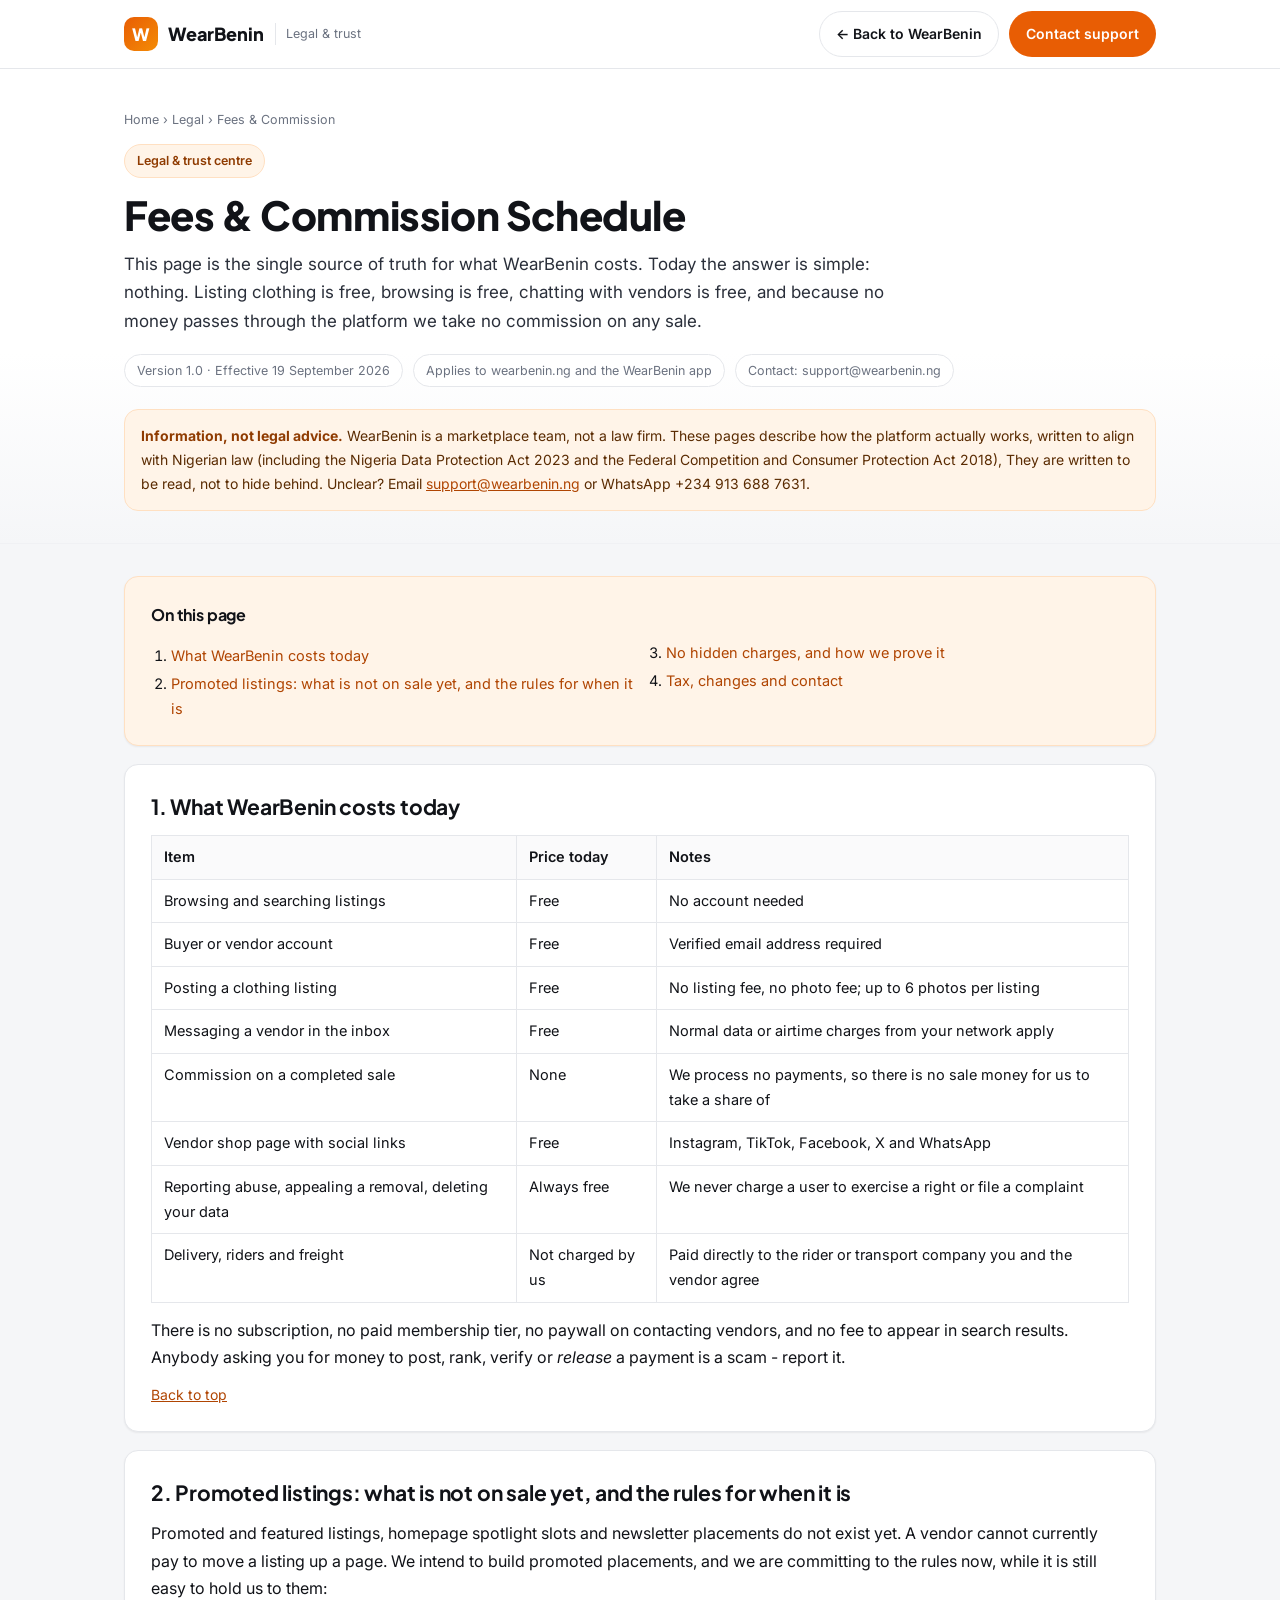
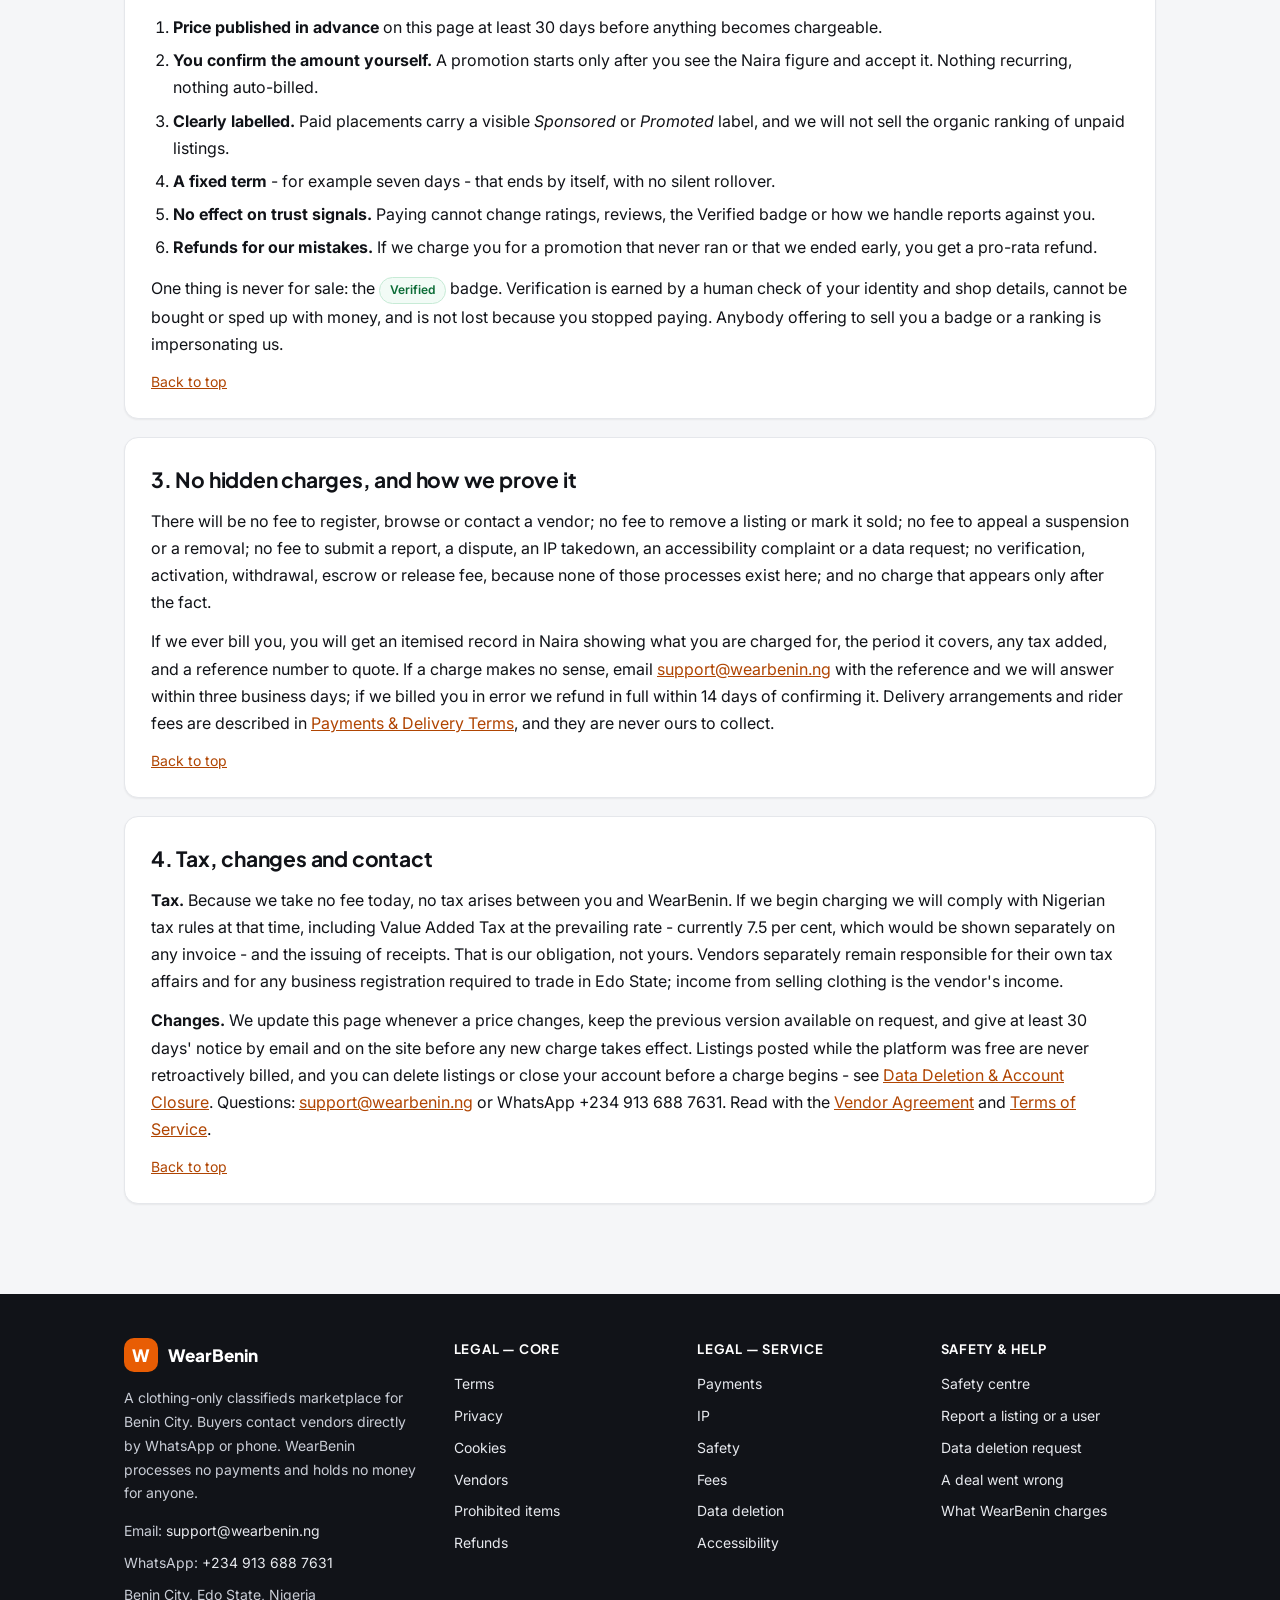
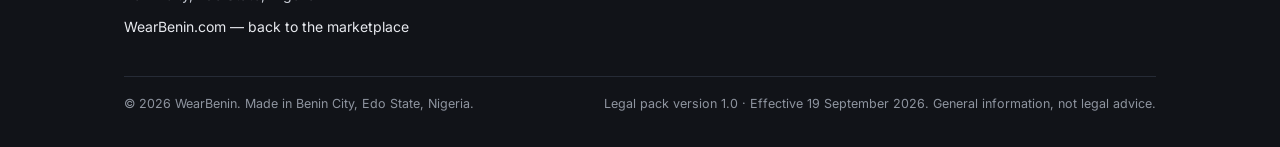
<file: legal/fees.html>
<!DOCTYPE html>
<html lang="en-NG">
<head>
<meta charset="utf-8">
<meta name="viewport" content="width=device-width, initial-scale=1">
<title>Fees &amp; Commission Schedule &middot; WearBenin</title>
<meta name="description" content="What WearBenin charges today (nothing), how promoted listings will work when they launch, and our no-hidden-charges commitment.">
<meta name="robots" content="index,follow">
<meta property="og:type" content="article">
<meta property="og:site_name" content="WearBenin">
<meta property="og:title" content="Fees &amp; Commission Schedule &middot; WearBenin">
<meta property="og:description" content="What WearBenin charges today (nothing), how promoted listings will work when they launch, and our no-hidden-charges commitment.">
<meta name="theme-color" content="#E85D04">
<link rel="preconnect" href="https://fonts.googleapis.com">
<link rel="preconnect" href="https://fonts.gstatic.com" crossorigin>
<link href="https://fonts.googleapis.com/css2?family=Inter:wght@400;500;600;700&family=Plus+Jakarta+Sans:wght@600;700;800&display=swap" rel="stylesheet">
<style>
*,*::before,*::after{box-sizing:border-box}
:root{
  --ink:#111318;--ink-2:#2A2F3A;--muted:#6B7280;--line:#E5E7EB;--line-2:#F0F1F4;
  --canvas:#F5F6F8;--surface:#FFF;--brand:#E85D04;--brand-2:#F48C06;--brand-soft:#FFF4E8;
  --green:#12A150;--amber:#F59E0B;--red:#DC2626;--star:#F59E0B;
  --r-sm:10px;--r-md:14px;--r-lg:20px;--r-pill:999px;
  --sh-sm:0 1px 2px rgba(17,19,24,.06);--sh-md:0 4px 16px rgba(17,19,24,.08);--sh-lg:0 12px 32px rgba(17,19,24,.12);
}
html{-webkit-text-size-adjust:100%}
body{margin:0;background:var(--canvas);color:var(--ink);
  font-family:Inter,-apple-system,BlinkMacSystemFont,"Segoe UI",Roboto,Helvetica,Arial,sans-serif;
  font-size:16px;line-height:1.7;-webkit-font-smoothing:antialiased}
h1,h2,h3,h4,.brand-name{font-family:"Plus Jakarta Sans",Inter,-apple-system,"Segoe UI",sans-serif;letter-spacing:-.01em}
a{color:#B04502}
a:hover{color:var(--brand)}
:focus-visible{outline:3px solid var(--brand);outline-offset:2px;border-radius:4px}
.skip{position:absolute;left:-9999px;top:0;background:#fff;color:var(--ink);padding:10px 14px;z-index:99;border-radius:0 0 var(--r-sm) 0}
.skip:focus{left:0}
.wrap{max-width:1080px;margin:0 auto;padding:0 24px}
/* ---------- header ---------- */
.top{position:sticky;top:0;z-index:40;background:rgba(255,255,255,.94);backdrop-filter:blur(8px);border-bottom:1px solid var(--line)}
.top-in{display:flex;align-items:center;gap:16px;justify-content:space-between;min-height:68px;flex-wrap:wrap;padding-top:8px;padding-bottom:8px}
.brand{display:flex;align-items:center;gap:10px;text-decoration:none;color:var(--ink)}
.mark{width:34px;height:34px;border-radius:10px;background:linear-gradient(135deg,var(--brand),var(--brand-2));
  color:#fff;display:grid;place-items:center;font-weight:800;font-size:17px;font-family:"Plus Jakarta Sans",sans-serif}
.brand-name{font-weight:800;font-size:18px}
.brand-tag{font-size:12.5px;color:var(--muted);border-left:1px solid var(--line);padding-left:10px;margin-left:2px}
.top-actions{display:flex;align-items:center;gap:10px;flex-wrap:wrap}
.btn{display:inline-flex;align-items:center;gap:8px;padding:10px 16px;border-radius:var(--r-pill);font-size:14px;
  font-weight:600;text-decoration:none;border:1px solid transparent;min-height:44px}
.btn-primary{background:var(--brand);color:#fff}
.btn-primary:hover{background:#C94F03;color:#fff}
.btn-ghost{background:#fff;color:var(--ink);border-color:var(--line)}
.btn-ghost:hover{border-color:#d7dae0;color:var(--ink)}
/* ---------- hero ---------- */
.hero{background:linear-gradient(180deg,#fff 0%,#fff 60%,var(--canvas) 100%);border-bottom:1px solid var(--line-2);padding:40px 0 32px}
.crumbs{font-size:12.5px;color:var(--muted);margin:0 0 14px;text-transform:none}
.crumbs a{color:var(--muted);text-decoration:none}
.crumbs a:hover{color:var(--brand)}
.kicker{display:inline-block;background:var(--brand-soft);color:#8F3B01;border:1px solid #FFE0C2;
  border-radius:var(--r-pill);padding:5px 12px;font-size:12.5px;font-weight:600;margin:0 0 14px}
h1{font-size:clamp(28px,4.2vw,40px);line-height:1.15;margin:0 0 12px;font-weight:800}
.lede{font-size:17px;color:var(--ink-2);max-width:74ch;margin:0 0 18px}
.meta{display:flex;gap:10px;flex-wrap:wrap;font-size:12.5px;color:var(--muted)}
.meta span{background:#fff;border:1px solid var(--line);border-radius:var(--r-pill);padding:5px 12px}
.note{margin:22px 0 0;border:1px solid #FFE0C2;background:var(--brand-soft);border-radius:var(--r-md);padding:14px 16px;font-size:14px;color:#5A2B02}
.note strong{color:#8F3B01}
/* ---------- body ---------- */
main{padding:32px 0 64px}
.card{background:var(--surface);border:1px solid var(--line);border-radius:var(--r-md);padding:24px 26px;box-shadow:var(--sh-sm);margin:0 0 18px}
.toc{background:var(--brand-soft);border-color:#FFE0C2}
.toc h2{margin-top:0;font-size:16px}
.toc ol{margin:0;padding-left:20px;columns:2;column-gap:32px}
.toc li{margin:3px 0;font-size:14.5px}
.toc a{text-decoration:none}
.toc a:hover{text-decoration:underline}
section h2{font-size:21px;margin:0 0 10px;font-weight:700}
section h3{font-size:17px;margin:22px 0 8px;font-weight:700}
section p{margin:0 0 12px}
section ul,section ol{margin:0 0 14px;padding-left:22px}
section li{margin:6px 0}
.table-wrap{overflow-x:auto;margin:0 0 14px}
table{border-collapse:collapse;width:100%;font-size:14.5px;min-width:460px}
th,td{border:1px solid var(--line);padding:9px 12px;text-align:left;vertical-align:top}
th{background:#FAFAFB;font-weight:600}
.callout{border-left:4px solid var(--brand);background:#FFFAF5;border-radius:0 var(--r-sm) var(--r-sm) 0;padding:12px 16px;margin:0 0 14px;font-size:14.5px}
.callout.warn{border-left-color:var(--red);background:#FEF4F4}
.callout.ok{border-left-color:var(--green);background:#F2FBF6}
.callout strong{display:inline}
.tag{display:inline-block;font-size:12px;font-weight:600;border-radius:var(--r-pill);padding:2px 10px;background:var(--brand-soft);color:#8F3B01;border:1px solid #FFE0C2}
.tag.no{background:#FEF4F4;color:#9B1C1C;border-color:#FBD5D5}
.tag.yes{background:#F2FBF6;color:#0B6B36;border-color:#C7EBD6}
.contact-grid{display:grid;grid-template-columns:repeat(auto-fit,minmax(220px,1fr));gap:12px;margin:0 0 14px}
.contact-grid div{background:#FAFAFB;border:1px solid var(--line);border-radius:var(--r-sm);padding:12px 14px;font-size:14.5px}
.contact-grid b{display:block;font-size:12.5px;color:var(--muted);text-transform:uppercase;letter-spacing:.04em;margin-bottom:3px}
.backtop{font-size:14px;margin:0}
/* ---------- footer ---------- */
footer.site{background:var(--ink);color:#C9CDD6;padding:44px 0 26px;margin-top:8px;font-size:14px}
footer.site a{color:#E7E9EE;text-decoration:none}
footer.site a:hover{color:var(--brand-2);text-decoration:underline}
.fgrid{display:grid;grid-template-columns:1.4fr 1fr 1fr 1fr;gap:28px}
footer.site h3{color:#fff;font-size:13px;text-transform:uppercase;letter-spacing:.06em;margin:0 0 12px}
footer.site ul{list-style:none;margin:0;padding:0}
footer.site li{margin:0 0 8px}
.fbrand{display:flex;align-items:center;gap:10px;margin-bottom:12px}
.fbrand .mark{background:var(--brand)}
.fbrand span{color:#fff;font-weight:800;font-size:17px;font-family:"Plus Jakarta Sans",sans-serif}
.fbot{border-top:1px solid #262B36;margin-top:30px;padding-top:16px;font-size:12.5px;color:#8E949F;display:flex;justify-content:space-between;gap:14px;flex-wrap:wrap}
.fbot p{margin:0 0 6px}
@media (max-width:900px){.fgrid{grid-template-columns:1fr 1fr}.toc ol{columns:1}}
@media (max-width:560px){.fgrid{grid-template-columns:1fr}.wrap{padding:0 16px}.card{padding:18px 16px}.brand-tag{display:none}}
@media print{.top,.toc,.backtop,footer.site{display:none}.card{box-shadow:none;border-color:#ccc}}
</style>
</head>
<body>
<a class="skip" href="#main">Skip to main content</a>
<header class="top">
  <div class="wrap top-in">
    <a class="brand" href="/">
      <span class="mark" aria-hidden="true">W</span>
      <span class="brand-name">WearBenin</span>
      <span class="brand-tag">Legal &amp; trust</span>
    </a>
    <div class="top-actions">
      <a class="btn btn-ghost" href="/">&larr; Back to WearBenin</a>
      <a class="btn btn-primary" href="mailto:support@wearbenin.ng">Contact support</a>
    </div>
  </div>
</header>
<div class="hero">
  <div class="wrap">
    <p class="crumbs"><a href="/">Home</a> &rsaquo; <a href="fees.html">Legal</a> &rsaquo; Fees &amp; Commission</p>
    <p class="kicker">Legal &amp; trust centre</p>
    <h1>Fees &amp; Commission Schedule</h1>
    <p class="lede">This page is the single source of truth for what WearBenin costs. Today the answer is simple: nothing. Listing clothing is free, browsing is free, chatting with vendors is free, and because no money passes through the platform we take no commission on any sale.</p>
    <p class="meta"><span>Version 1.0 &middot; Effective 19 September 2026</span><span>Applies to wearbenin.ng and the WearBenin app</span><span>Contact: support@wearbenin.ng</span></p>
    <p class="note"><strong>Information, not legal advice.</strong> WearBenin is a marketplace team, not a law firm. These pages describe how the platform actually works, written to align with Nigerian law (including the Nigeria Data Protection Act 2023 and the Federal Competition and Consumer Protection Act 2018), They are written to be read, not to hide behind. Unclear? Email <a href="mailto:support@wearbenin.ng">support@wearbenin.ng</a> or WhatsApp +234 913 688 7631.</p>
  </div>
</div>
<main id="main">
  <div class="wrap">
      <nav class="card toc" aria-labelledby="toc-h">
        <h2 id="toc-h">On this page</h2>
        <ol>
        <li><a href="#today">What WearBenin costs today</a></li>

        <li><a href="#promoted">Promoted listings: what is not on sale yet, and the rules for when it is</a></li>

        <li><a href="#hidden">No hidden charges, and how we prove it</a></li>

        <li><a href="#tax-notice">Tax, changes and contact</a></li>

        </ol>
      </nav>
      <section class="card" id="today">
        <h2>1. What WearBenin costs today</h2>
<div class='table-wrap'><table>
<tr><th>Item</th><th>Price today</th><th>Notes</th></tr>
<tr><td>Browsing and searching listings</td><td>Free</td><td>No account needed</td></tr>
<tr><td>Buyer or vendor account</td><td>Free</td><td>Verified email address required</td></tr>
<tr><td>Posting a clothing listing</td><td>Free</td><td>No listing fee, no photo fee; up to 6 photos per listing</td></tr>
<tr><td>Messaging a vendor in the inbox</td><td>Free</td><td>Normal data or airtime charges from your network apply</td></tr>
<tr><td>Commission on a completed sale</td><td>None</td><td>We process no payments, so there is no sale money for us to take a share of</td></tr>
<tr><td>Vendor shop page with social links</td><td>Free</td><td>Instagram, TikTok, Facebook, X and WhatsApp</td></tr>
<tr><td>Reporting abuse, appealing a removal, deleting your data</td><td>Always free</td><td>We never charge a user to exercise a right or file a complaint</td></tr>
<tr><td>Delivery, riders and freight</td><td>Not charged by us</td><td>Paid directly to the rider or transport company you and the vendor agree</td></tr>
</table></div>
<p>There is no subscription, no paid membership tier, no paywall on contacting vendors, and no fee to appear in search results. Anybody asking you for money to post, rank, verify or <em>release</em> a payment is a scam - report it.</p>
        <p class="backtop"><a href="#main">Back to top</a></p>
      </section>
      <section class="card" id="promoted">
        <h2>2. Promoted listings: what is not on sale yet, and the rules for when it is</h2>
<p>Promoted and featured listings, homepage spotlight slots and newsletter placements do not exist yet. A vendor cannot currently pay to move a listing up a page. We intend to build promoted placements, and we are committing to the rules now, while it is still easy to hold us to them:</p>
<ol>
<li><strong>Price published in advance</strong> on this page at least 30 days before anything becomes chargeable.</li>
<li><strong>You confirm the amount yourself.</strong> A promotion starts only after you see the Naira figure and accept it. Nothing recurring, nothing auto-billed.</li>
<li><strong>Clearly labelled.</strong> Paid placements carry a visible <em>Sponsored</em> or <em>Promoted</em> label, and we will not sell the organic ranking of unpaid listings.</li>
<li><strong>A fixed term</strong> - for example seven days - that ends by itself, with no silent rollover.</li>
<li><strong>No effect on trust signals.</strong> Paying cannot change ratings, reviews, the Verified badge or how we handle reports against you.</li>
<li><strong>Refunds for our mistakes.</strong> If we charge you for a promotion that never ran or that we ended early, you get a pro-rata refund.</li>
</ol>
<p>One thing is never for sale: the <span class='tag yes'>Verified</span> badge. Verification is earned by a human check of your identity and shop details, cannot be bought or sped up with money, and is not lost because you stopped paying. Anybody offering to sell you a badge or a ranking is impersonating us.</p>
        <p class="backtop"><a href="#main">Back to top</a></p>
      </section>
      <section class="card" id="hidden">
        <h2>3. No hidden charges, and how we prove it</h2>
<p>There will be no fee to register, browse or contact a vendor; no fee to remove a listing or mark it sold; no fee to appeal a suspension or a removal; no fee to submit a report, a dispute, an IP takedown, an accessibility complaint or a data request; no verification, activation, withdrawal, escrow or release fee, because none of those processes exist here; and no charge that appears only after the fact.</p>
<p>If we ever bill you, you will get an itemised record in Naira showing what you are charged for, the period it covers, any tax added, and a reference number to quote. If a charge makes no sense, email <a href='mailto:support@wearbenin.ng'>support@wearbenin.ng</a> with the reference and we will answer within three business days; if we billed you in error we refund in full within 14 days of confirming it. Delivery arrangements and rider fees are described in <a href='payments-delivery.html'>Payments &amp; Delivery Terms</a>, and they are never ours to collect.</p>
        <p class="backtop"><a href="#main">Back to top</a></p>
      </section>
      <section class="card" id="tax-notice">
        <h2>4. Tax, changes and contact</h2>
<p><strong>Tax.</strong> Because we take no fee today, no tax arises between you and WearBenin. If we begin charging we will comply with Nigerian tax rules at that time, including Value Added Tax at the prevailing rate - currently 7.5 per cent, which would be shown separately on any invoice - and the issuing of receipts. That is our obligation, not yours. Vendors separately remain responsible for their own tax affairs and for any business registration required to trade in Edo State; income from selling clothing is the vendor's income.</p>
<p><strong>Changes.</strong> We update this page whenever a price changes, keep the previous version available on request, and give at least 30 days' notice by email and on the site before any new charge takes effect. Listings posted while the platform was free are never retroactively billed, and you can delete listings or close your account before a charge begins - see <a href='data-deletion.html'>Data Deletion &amp; Account Closure</a>. Questions: <a href='mailto:support@wearbenin.ng'>support@wearbenin.ng</a> or WhatsApp +234 913 688 7631. Read with the <a href='vendor-agreement.html'>Vendor Agreement</a> and <a href='terms.html'>Terms of Service</a>.</p>
        <p class="backtop"><a href="#main">Back to top</a></p>
      </section>
  </div>
</main>
  <footer class="site">
    <div class="wrap">
      <div class="fgrid">
        <div>
          <div class="fbrand"><span class="mark" aria-hidden="true">W</span><span>WearBenin</span></div>
          <p>A clothing-only classifieds marketplace for Benin City. Buyers contact vendors directly by WhatsApp or phone. WearBenin processes no payments and holds no money for anyone.</p>
          <ul>
            <li>Email: <a href="mailto:support@wearbenin.ng">support@wearbenin.ng</a></li>
            <li>WhatsApp: <a href="https://wa.me/2349136887631" rel="noopener" target="_blank">+234 913 688 7631</a></li>
            <li>Benin City, Edo State, Nigeria</li>
            <li><a href="/">WearBenin.com &mdash; back to the marketplace</a></li>
          </ul>
        </div>
        <div>
          <h3>Legal &mdash; core</h3>
          <ul>
          <li><a href="terms.html">Terms</a></li>
          <li><a href="privacy.html">Privacy</a></li>
          <li><a href="cookies.html">Cookies</a></li>
          <li><a href="vendor-agreement.html">Vendors</a></li>
          <li><a href="prohibited-items.html">Prohibited items</a></li>
          <li><a href="refunds-disputes.html">Refunds</a></li>
          </ul>
        </div>
        <div>
          <h3>Legal &mdash; service</h3>
          <ul>
          <li><a href="payments-delivery.html">Payments</a></li>
          <li><a href="ip-takedown.html">IP</a></li>
          <li><a href="community-safety.html">Safety</a></li>
          <li><a href="fees.html" aria-current="page">Fees</a></li>
          <li><a href="data-deletion.html">Data deletion</a></li>
          <li><a href="accessibility.html">Accessibility</a></li>
          </ul>
        </div>
        <div>
          <h3>Safety &amp; help</h3>
          <ul>
            <li><a href="community-safety.html">Safety centre</a></li>
            <li><a href="mailto:support@wearbenin.ng?subject=Report%20abuse%20on%20WearBenin">Report a listing or a user</a></li>
            <li><a href="mailto:support@wearbenin.ng?subject=Data%20deletion%20request">Data deletion request</a></li>
            <li><a href="refunds-disputes.html">A deal went wrong</a></li>
            <li><a href="fees.html">What WearBenin charges</a></li>
          </ul>
        </div>
      </div>
      <div class="fbot">
        <p>&copy; 2026 WearBenin. Made in Benin City, Edo State, Nigeria.</p>
        <p>Legal pack version 1.0 &middot; Effective 19 September 2026. General information, not legal advice.</p>
      </div>
    </div>
  </footer>

</body>
</html>
</file>
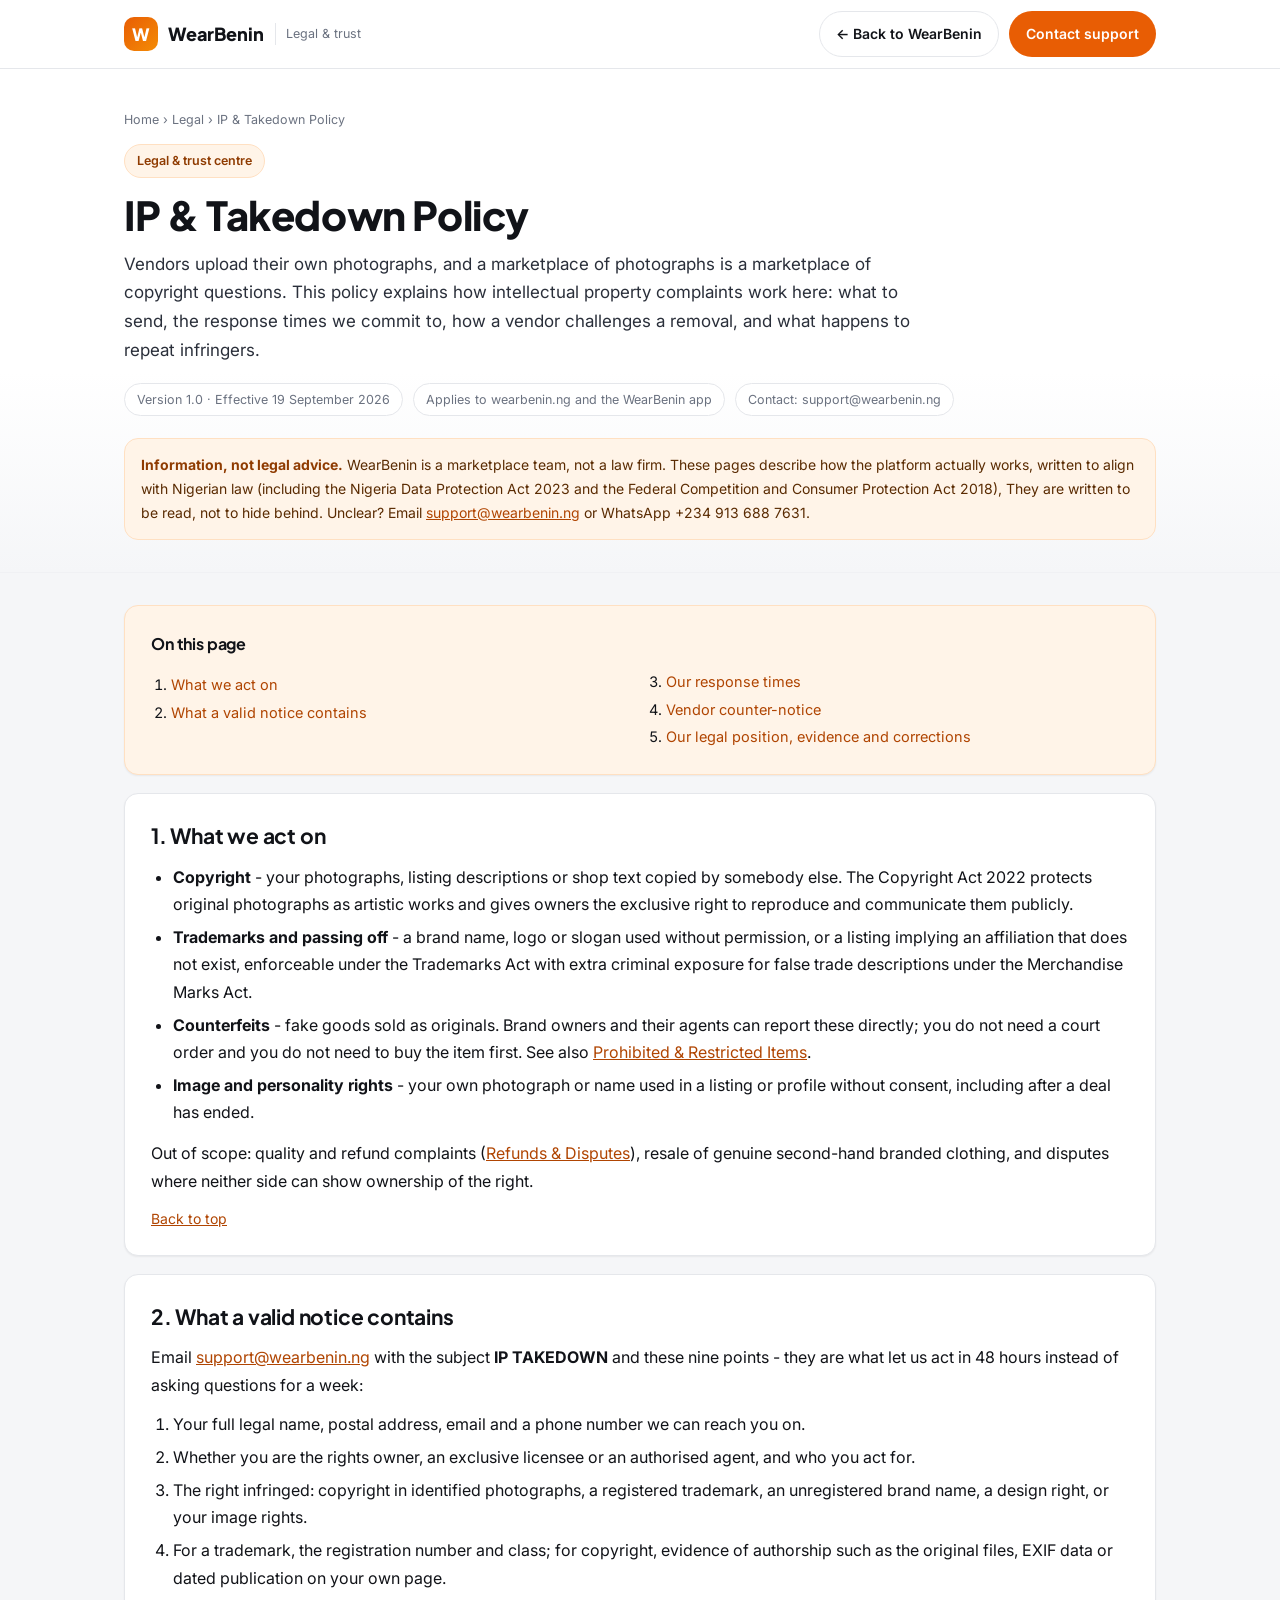
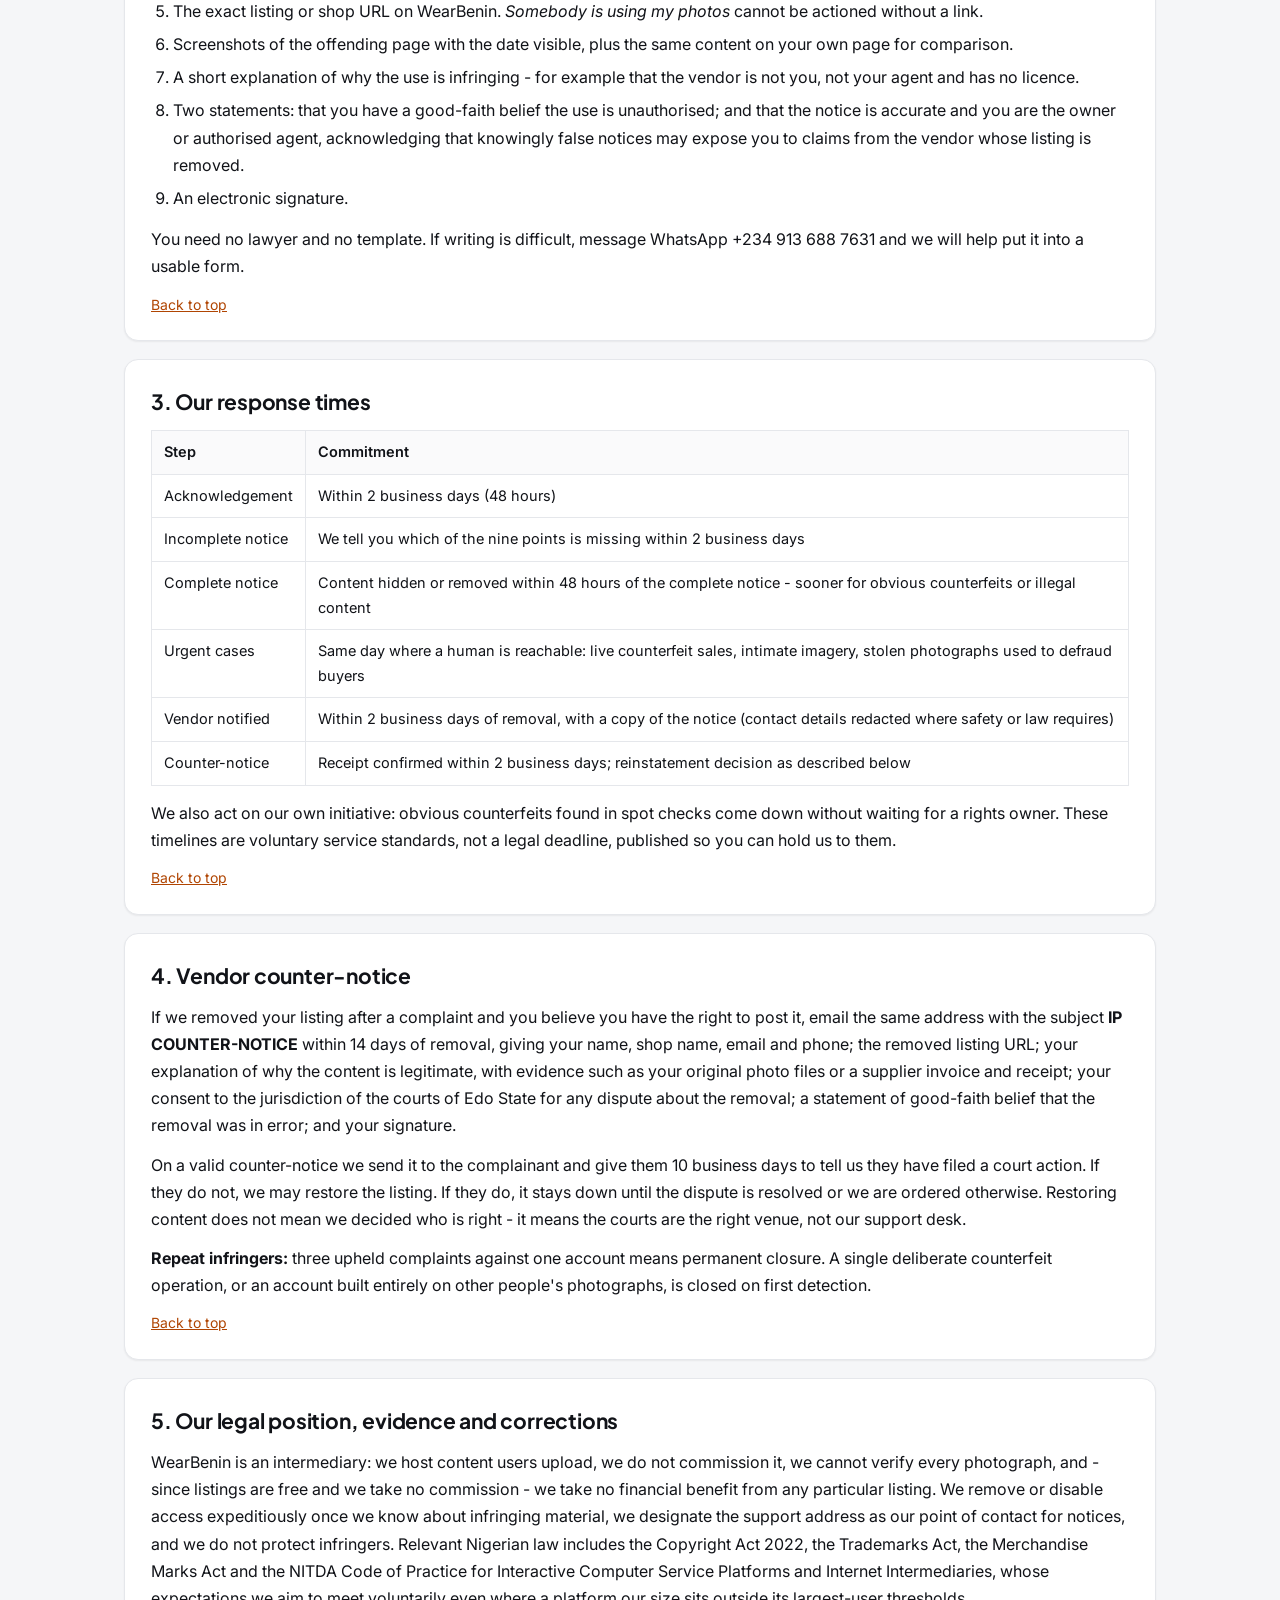
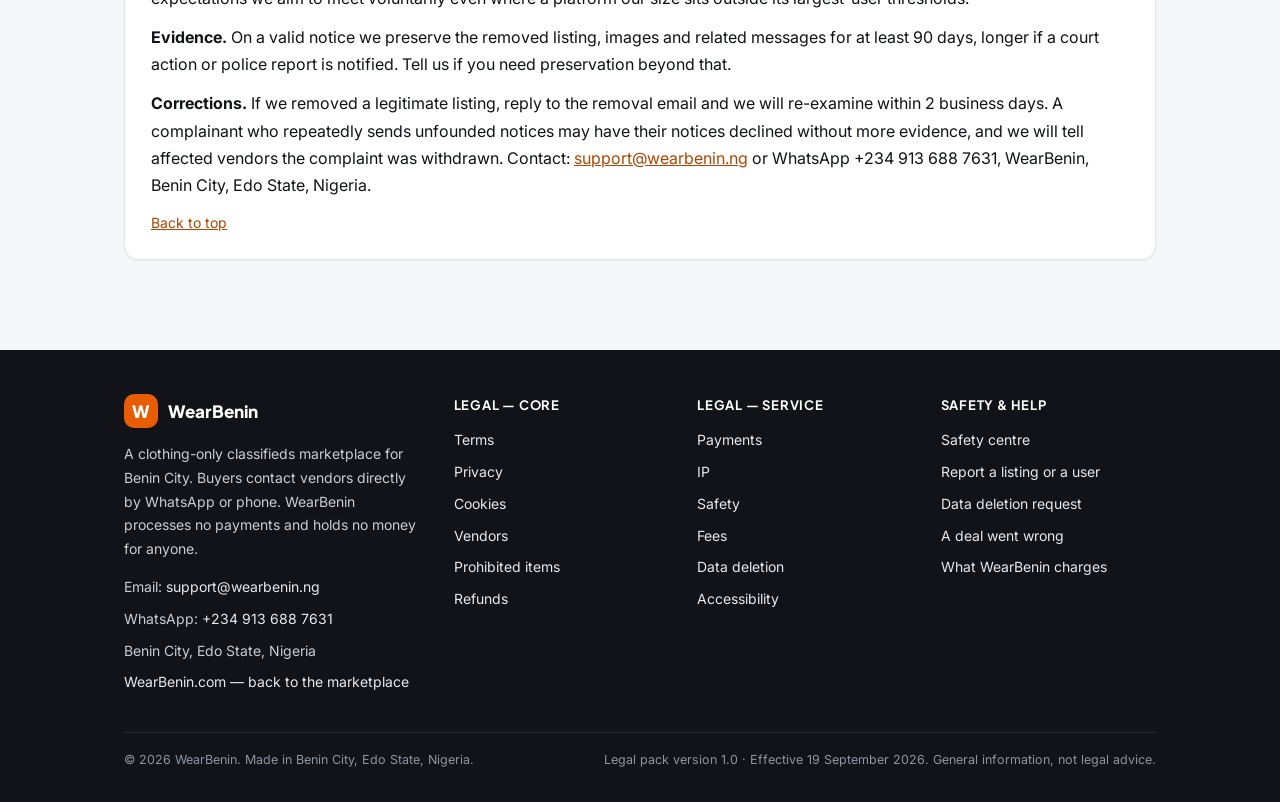
<file: legal/ip-takedown.html>
<!DOCTYPE html>
<html lang="en-NG">
<head>
<meta charset="utf-8">
<meta name="viewport" content="width=device-width, initial-scale=1">
<title>IP &amp; Takedown Policy &middot; WearBenin</title>
<meta name="description" content="How to report copied photographs, counterfeit goods or trademark misuse on WearBenin, what a valid notice contains, and our 48-hour response commitment.">
<meta name="robots" content="index,follow">
<meta property="og:type" content="article">
<meta property="og:site_name" content="WearBenin">
<meta property="og:title" content="IP &amp; Takedown Policy &middot; WearBenin">
<meta property="og:description" content="How to report copied photographs, counterfeit goods or trademark misuse on WearBenin, what a valid notice contains, and our 48-hour response commitment.">
<meta name="theme-color" content="#E85D04">
<link rel="preconnect" href="https://fonts.googleapis.com">
<link rel="preconnect" href="https://fonts.gstatic.com" crossorigin>
<link href="https://fonts.googleapis.com/css2?family=Inter:wght@400;500;600;700&family=Plus+Jakarta+Sans:wght@600;700;800&display=swap" rel="stylesheet">
<style>
*,*::before,*::after{box-sizing:border-box}
:root{
  --ink:#111318;--ink-2:#2A2F3A;--muted:#6B7280;--line:#E5E7EB;--line-2:#F0F1F4;
  --canvas:#F5F6F8;--surface:#FFF;--brand:#E85D04;--brand-2:#F48C06;--brand-soft:#FFF4E8;
  --green:#12A150;--amber:#F59E0B;--red:#DC2626;--star:#F59E0B;
  --r-sm:10px;--r-md:14px;--r-lg:20px;--r-pill:999px;
  --sh-sm:0 1px 2px rgba(17,19,24,.06);--sh-md:0 4px 16px rgba(17,19,24,.08);--sh-lg:0 12px 32px rgba(17,19,24,.12);
}
html{-webkit-text-size-adjust:100%}
body{margin:0;background:var(--canvas);color:var(--ink);
  font-family:Inter,-apple-system,BlinkMacSystemFont,"Segoe UI",Roboto,Helvetica,Arial,sans-serif;
  font-size:16px;line-height:1.7;-webkit-font-smoothing:antialiased}
h1,h2,h3,h4,.brand-name{font-family:"Plus Jakarta Sans",Inter,-apple-system,"Segoe UI",sans-serif;letter-spacing:-.01em}
a{color:#B04502}
a:hover{color:var(--brand)}
:focus-visible{outline:3px solid var(--brand);outline-offset:2px;border-radius:4px}
.skip{position:absolute;left:-9999px;top:0;background:#fff;color:var(--ink);padding:10px 14px;z-index:99;border-radius:0 0 var(--r-sm) 0}
.skip:focus{left:0}
.wrap{max-width:1080px;margin:0 auto;padding:0 24px}
/* ---------- header ---------- */
.top{position:sticky;top:0;z-index:40;background:rgba(255,255,255,.94);backdrop-filter:blur(8px);border-bottom:1px solid var(--line)}
.top-in{display:flex;align-items:center;gap:16px;justify-content:space-between;min-height:68px;flex-wrap:wrap;padding-top:8px;padding-bottom:8px}
.brand{display:flex;align-items:center;gap:10px;text-decoration:none;color:var(--ink)}
.mark{width:34px;height:34px;border-radius:10px;background:linear-gradient(135deg,var(--brand),var(--brand-2));
  color:#fff;display:grid;place-items:center;font-weight:800;font-size:17px;font-family:"Plus Jakarta Sans",sans-serif}
.brand-name{font-weight:800;font-size:18px}
.brand-tag{font-size:12.5px;color:var(--muted);border-left:1px solid var(--line);padding-left:10px;margin-left:2px}
.top-actions{display:flex;align-items:center;gap:10px;flex-wrap:wrap}
.btn{display:inline-flex;align-items:center;gap:8px;padding:10px 16px;border-radius:var(--r-pill);font-size:14px;
  font-weight:600;text-decoration:none;border:1px solid transparent;min-height:44px}
.btn-primary{background:var(--brand);color:#fff}
.btn-primary:hover{background:#C94F03;color:#fff}
.btn-ghost{background:#fff;color:var(--ink);border-color:var(--line)}
.btn-ghost:hover{border-color:#d7dae0;color:var(--ink)}
/* ---------- hero ---------- */
.hero{background:linear-gradient(180deg,#fff 0%,#fff 60%,var(--canvas) 100%);border-bottom:1px solid var(--line-2);padding:40px 0 32px}
.crumbs{font-size:12.5px;color:var(--muted);margin:0 0 14px;text-transform:none}
.crumbs a{color:var(--muted);text-decoration:none}
.crumbs a:hover{color:var(--brand)}
.kicker{display:inline-block;background:var(--brand-soft);color:#8F3B01;border:1px solid #FFE0C2;
  border-radius:var(--r-pill);padding:5px 12px;font-size:12.5px;font-weight:600;margin:0 0 14px}
h1{font-size:clamp(28px,4.2vw,40px);line-height:1.15;margin:0 0 12px;font-weight:800}
.lede{font-size:17px;color:var(--ink-2);max-width:74ch;margin:0 0 18px}
.meta{display:flex;gap:10px;flex-wrap:wrap;font-size:12.5px;color:var(--muted)}
.meta span{background:#fff;border:1px solid var(--line);border-radius:var(--r-pill);padding:5px 12px}
.note{margin:22px 0 0;border:1px solid #FFE0C2;background:var(--brand-soft);border-radius:var(--r-md);padding:14px 16px;font-size:14px;color:#5A2B02}
.note strong{color:#8F3B01}
/* ---------- body ---------- */
main{padding:32px 0 64px}
.card{background:var(--surface);border:1px solid var(--line);border-radius:var(--r-md);padding:24px 26px;box-shadow:var(--sh-sm);margin:0 0 18px}
.toc{background:var(--brand-soft);border-color:#FFE0C2}
.toc h2{margin-top:0;font-size:16px}
.toc ol{margin:0;padding-left:20px;columns:2;column-gap:32px}
.toc li{margin:3px 0;font-size:14.5px}
.toc a{text-decoration:none}
.toc a:hover{text-decoration:underline}
section h2{font-size:21px;margin:0 0 10px;font-weight:700}
section h3{font-size:17px;margin:22px 0 8px;font-weight:700}
section p{margin:0 0 12px}
section ul,section ol{margin:0 0 14px;padding-left:22px}
section li{margin:6px 0}
.table-wrap{overflow-x:auto;margin:0 0 14px}
table{border-collapse:collapse;width:100%;font-size:14.5px;min-width:460px}
th,td{border:1px solid var(--line);padding:9px 12px;text-align:left;vertical-align:top}
th{background:#FAFAFB;font-weight:600}
.callout{border-left:4px solid var(--brand);background:#FFFAF5;border-radius:0 var(--r-sm) var(--r-sm) 0;padding:12px 16px;margin:0 0 14px;font-size:14.5px}
.callout.warn{border-left-color:var(--red);background:#FEF4F4}
.callout.ok{border-left-color:var(--green);background:#F2FBF6}
.callout strong{display:inline}
.tag{display:inline-block;font-size:12px;font-weight:600;border-radius:var(--r-pill);padding:2px 10px;background:var(--brand-soft);color:#8F3B01;border:1px solid #FFE0C2}
.tag.no{background:#FEF4F4;color:#9B1C1C;border-color:#FBD5D5}
.tag.yes{background:#F2FBF6;color:#0B6B36;border-color:#C7EBD6}
.contact-grid{display:grid;grid-template-columns:repeat(auto-fit,minmax(220px,1fr));gap:12px;margin:0 0 14px}
.contact-grid div{background:#FAFAFB;border:1px solid var(--line);border-radius:var(--r-sm);padding:12px 14px;font-size:14.5px}
.contact-grid b{display:block;font-size:12.5px;color:var(--muted);text-transform:uppercase;letter-spacing:.04em;margin-bottom:3px}
.backtop{font-size:14px;margin:0}
/* ---------- footer ---------- */
footer.site{background:var(--ink);color:#C9CDD6;padding:44px 0 26px;margin-top:8px;font-size:14px}
footer.site a{color:#E7E9EE;text-decoration:none}
footer.site a:hover{color:var(--brand-2);text-decoration:underline}
.fgrid{display:grid;grid-template-columns:1.4fr 1fr 1fr 1fr;gap:28px}
footer.site h3{color:#fff;font-size:13px;text-transform:uppercase;letter-spacing:.06em;margin:0 0 12px}
footer.site ul{list-style:none;margin:0;padding:0}
footer.site li{margin:0 0 8px}
.fbrand{display:flex;align-items:center;gap:10px;margin-bottom:12px}
.fbrand .mark{background:var(--brand)}
.fbrand span{color:#fff;font-weight:800;font-size:17px;font-family:"Plus Jakarta Sans",sans-serif}
.fbot{border-top:1px solid #262B36;margin-top:30px;padding-top:16px;font-size:12.5px;color:#8E949F;display:flex;justify-content:space-between;gap:14px;flex-wrap:wrap}
.fbot p{margin:0 0 6px}
@media (max-width:900px){.fgrid{grid-template-columns:1fr 1fr}.toc ol{columns:1}}
@media (max-width:560px){.fgrid{grid-template-columns:1fr}.wrap{padding:0 16px}.card{padding:18px 16px}.brand-tag{display:none}}
@media print{.top,.toc,.backtop,footer.site{display:none}.card{box-shadow:none;border-color:#ccc}}
</style>
</head>
<body>
<a class="skip" href="#main">Skip to main content</a>
<header class="top">
  <div class="wrap top-in">
    <a class="brand" href="/">
      <span class="mark" aria-hidden="true">W</span>
      <span class="brand-name">WearBenin</span>
      <span class="brand-tag">Legal &amp; trust</span>
    </a>
    <div class="top-actions">
      <a class="btn btn-ghost" href="/">&larr; Back to WearBenin</a>
      <a class="btn btn-primary" href="mailto:support@wearbenin.ng">Contact support</a>
    </div>
  </div>
</header>
<div class="hero">
  <div class="wrap">
    <p class="crumbs"><a href="/">Home</a> &rsaquo; <a href="ip-takedown.html">Legal</a> &rsaquo; IP &amp; Takedown Policy</p>
    <p class="kicker">Legal &amp; trust centre</p>
    <h1>IP &amp; Takedown Policy</h1>
    <p class="lede">Vendors upload their own photographs, and a marketplace of photographs is a marketplace of copyright questions. This policy explains how intellectual property complaints work here: what to send, the response times we commit to, how a vendor challenges a removal, and what happens to repeat infringers.</p>
    <p class="meta"><span>Version 1.0 &middot; Effective 19 September 2026</span><span>Applies to wearbenin.ng and the WearBenin app</span><span>Contact: support@wearbenin.ng</span></p>
    <p class="note"><strong>Information, not legal advice.</strong> WearBenin is a marketplace team, not a law firm. These pages describe how the platform actually works, written to align with Nigerian law (including the Nigeria Data Protection Act 2023 and the Federal Competition and Consumer Protection Act 2018), They are written to be read, not to hide behind. Unclear? Email <a href="mailto:support@wearbenin.ng">support@wearbenin.ng</a> or WhatsApp +234 913 688 7631.</p>
  </div>
</div>
<main id="main">
  <div class="wrap">
      <nav class="card toc" aria-labelledby="toc-h">
        <h2 id="toc-h">On this page</h2>
        <ol>
        <li><a href="#scope">What we act on</a></li>

        <li><a href="#notice">What a valid notice contains</a></li>

        <li><a href="#timeline">Our response times</a></li>

        <li><a href="#counter">Vendor counter-notice</a></li>

        <li><a href="#position">Our legal position, evidence and corrections</a></li>

        </ol>
      </nav>
      <section class="card" id="scope">
        <h2>1. What we act on</h2>
<ul>
<li><strong>Copyright</strong> - your photographs, listing descriptions or shop text copied by somebody else. The Copyright Act 2022 protects original photographs as artistic works and gives owners the exclusive right to reproduce and communicate them publicly.</li>
<li><strong>Trademarks and passing off</strong> - a brand name, logo or slogan used without permission, or a listing implying an affiliation that does not exist, enforceable under the Trademarks Act with extra criminal exposure for false trade descriptions under the Merchandise Marks Act.</li>
<li><strong>Counterfeits</strong> - fake goods sold as originals. Brand owners and their agents can report these directly; you do not need a court order and you do not need to buy the item first. See also <a href='prohibited-items.html'>Prohibited &amp; Restricted Items</a>.</li>
<li><strong>Image and personality rights</strong> - your own photograph or name used in a listing or profile without consent, including after a deal has ended.</li>
</ul>
<p>Out of scope: quality and refund complaints (<a href='refunds-disputes.html'>Refunds &amp; Disputes</a>), resale of genuine second-hand branded clothing, and disputes where neither side can show ownership of the right.</p>
        <p class="backtop"><a href="#main">Back to top</a></p>
      </section>
      <section class="card" id="notice">
        <h2>2. What a valid notice contains</h2>
<p>Email <a href='mailto:support@wearbenin.ng?subject=IP%20TAKEDOWN'>support@wearbenin.ng</a> with the subject <strong>IP TAKEDOWN</strong> and these nine points - they are what let us act in 48 hours instead of asking questions for a week:</p>
<ol>
<li>Your full legal name, postal address, email and a phone number we can reach you on.</li>
<li>Whether you are the rights owner, an exclusive licensee or an authorised agent, and who you act for.</li>
<li>The right infringed: copyright in identified photographs, a registered trademark, an unregistered brand name, a design right, or your image rights.</li>
<li>For a trademark, the registration number and class; for copyright, evidence of authorship such as the original files, EXIF data or dated publication on your own page.</li>
<li>The exact listing or shop URL on WearBenin. <em>Somebody is using my photos</em> cannot be actioned without a link.</li>
<li>Screenshots of the offending page with the date visible, plus the same content on your own page for comparison.</li>
<li>A short explanation of why the use is infringing - for example that the vendor is not you, not your agent and has no licence.</li>
<li>Two statements: that you have a good-faith belief the use is unauthorised; and that the notice is accurate and you are the owner or authorised agent, acknowledging that knowingly false notices may expose you to claims from the vendor whose listing is removed.</li>
<li>An electronic signature.</li>
</ol>
<p>You need no lawyer and no template. If writing is difficult, message WhatsApp +234 913 688 7631 and we will help put it into a usable form.</p>
        <p class="backtop"><a href="#main">Back to top</a></p>
      </section>
      <section class="card" id="timeline">
        <h2>3. Our response times</h2>
<div class='table-wrap'><table>
<tr><th>Step</th><th>Commitment</th></tr>
<tr><td>Acknowledgement</td><td>Within 2 business days (48 hours)</td></tr>
<tr><td>Incomplete notice</td><td>We tell you which of the nine points is missing within 2 business days</td></tr>
<tr><td>Complete notice</td><td>Content hidden or removed within 48 hours of the complete notice - sooner for obvious counterfeits or illegal content</td></tr>
<tr><td>Urgent cases</td><td>Same day where a human is reachable: live counterfeit sales, intimate imagery, stolen photographs used to defraud buyers</td></tr>
<tr><td>Vendor notified</td><td>Within 2 business days of removal, with a copy of the notice (contact details redacted where safety or law requires)</td></tr>
<tr><td>Counter-notice</td><td>Receipt confirmed within 2 business days; reinstatement decision as described below</td></tr>
</table></div>
<p>We also act on our own initiative: obvious counterfeits found in spot checks come down without waiting for a rights owner. These timelines are voluntary service standards, not a legal deadline, published so you can hold us to them.</p>
        <p class="backtop"><a href="#main">Back to top</a></p>
      </section>
      <section class="card" id="counter">
        <h2>4. Vendor counter-notice</h2>
<p>If we removed your listing after a complaint and you believe you have the right to post it, email the same address with the subject <strong>IP COUNTER-NOTICE</strong> within 14 days of removal, giving your name, shop name, email and phone; the removed listing URL; your explanation of why the content is legitimate, with evidence such as your original photo files or a supplier invoice and receipt; your consent to the jurisdiction of the courts of Edo State for any dispute about the removal; a statement of good-faith belief that the removal was in error; and your signature.</p>
<p>On a valid counter-notice we send it to the complainant and give them 10 business days to tell us they have filed a court action. If they do not, we may restore the listing. If they do, it stays down until the dispute is resolved or we are ordered otherwise. Restoring content does not mean we decided who is right - it means the courts are the right venue, not our support desk.</p>
<p><strong>Repeat infringers:</strong> three upheld complaints against one account means permanent closure. A single deliberate counterfeit operation, or an account built entirely on other people's photographs, is closed on first detection.</p>
        <p class="backtop"><a href="#main">Back to top</a></p>
      </section>
      <section class="card" id="position">
        <h2>5. Our legal position, evidence and corrections</h2>
<p>WearBenin is an intermediary: we host content users upload, we do not commission it, we cannot verify every photograph, and - since listings are free and we take no commission - we take no financial benefit from any particular listing. We remove or disable access expeditiously once we know about infringing material, we designate the support address as our point of contact for notices, and we do not protect infringers. Relevant Nigerian law includes the Copyright Act 2022, the Trademarks Act, the Merchandise Marks Act and the NITDA Code of Practice for Interactive Computer Service Platforms and Internet Intermediaries, whose expectations we aim to meet voluntarily even where a platform our size sits outside its largest-user thresholds.</p>
<p><strong>Evidence.</strong> On a valid notice we preserve the removed listing, images and related messages for at least 90 days, longer if a court action or police report is notified. Tell us if you need preservation beyond that.</p>
<p><strong>Corrections.</strong> If we removed a legitimate listing, reply to the removal email and we will re-examine within 2 business days. A complainant who repeatedly sends unfounded notices may have their notices declined without more evidence, and we will tell affected vendors the complaint was withdrawn. Contact: <a href='mailto:support@wearbenin.ng?subject=IP%20TAKEDOWN'>support@wearbenin.ng</a> or WhatsApp +234 913 688 7631, WearBenin, Benin City, Edo State, Nigeria.</p>
        <p class="backtop"><a href="#main">Back to top</a></p>
      </section>
  </div>
</main>
  <footer class="site">
    <div class="wrap">
      <div class="fgrid">
        <div>
          <div class="fbrand"><span class="mark" aria-hidden="true">W</span><span>WearBenin</span></div>
          <p>A clothing-only classifieds marketplace for Benin City. Buyers contact vendors directly by WhatsApp or phone. WearBenin processes no payments and holds no money for anyone.</p>
          <ul>
            <li>Email: <a href="mailto:support@wearbenin.ng">support@wearbenin.ng</a></li>
            <li>WhatsApp: <a href="https://wa.me/2349136887631" rel="noopener" target="_blank">+234 913 688 7631</a></li>
            <li>Benin City, Edo State, Nigeria</li>
            <li><a href="/">WearBenin.com &mdash; back to the marketplace</a></li>
          </ul>
        </div>
        <div>
          <h3>Legal &mdash; core</h3>
          <ul>
          <li><a href="terms.html">Terms</a></li>
          <li><a href="privacy.html">Privacy</a></li>
          <li><a href="cookies.html">Cookies</a></li>
          <li><a href="vendor-agreement.html">Vendors</a></li>
          <li><a href="prohibited-items.html">Prohibited items</a></li>
          <li><a href="refunds-disputes.html">Refunds</a></li>
          </ul>
        </div>
        <div>
          <h3>Legal &mdash; service</h3>
          <ul>
          <li><a href="payments-delivery.html">Payments</a></li>
          <li><a href="ip-takedown.html" aria-current="page">IP</a></li>
          <li><a href="community-safety.html">Safety</a></li>
          <li><a href="fees.html">Fees</a></li>
          <li><a href="data-deletion.html">Data deletion</a></li>
          <li><a href="accessibility.html">Accessibility</a></li>
          </ul>
        </div>
        <div>
          <h3>Safety &amp; help</h3>
          <ul>
            <li><a href="community-safety.html">Safety centre</a></li>
            <li><a href="mailto:support@wearbenin.ng?subject=Report%20abuse%20on%20WearBenin">Report a listing or a user</a></li>
            <li><a href="mailto:support@wearbenin.ng?subject=Data%20deletion%20request">Data deletion request</a></li>
            <li><a href="refunds-disputes.html">A deal went wrong</a></li>
            <li><a href="fees.html">What WearBenin charges</a></li>
          </ul>
        </div>
      </div>
      <div class="fbot">
        <p>&copy; 2026 WearBenin. Made in Benin City, Edo State, Nigeria.</p>
        <p>Legal pack version 1.0 &middot; Effective 19 September 2026. General information, not legal advice.</p>
      </div>
    </div>
  </footer>

</body>
</html>
</file>
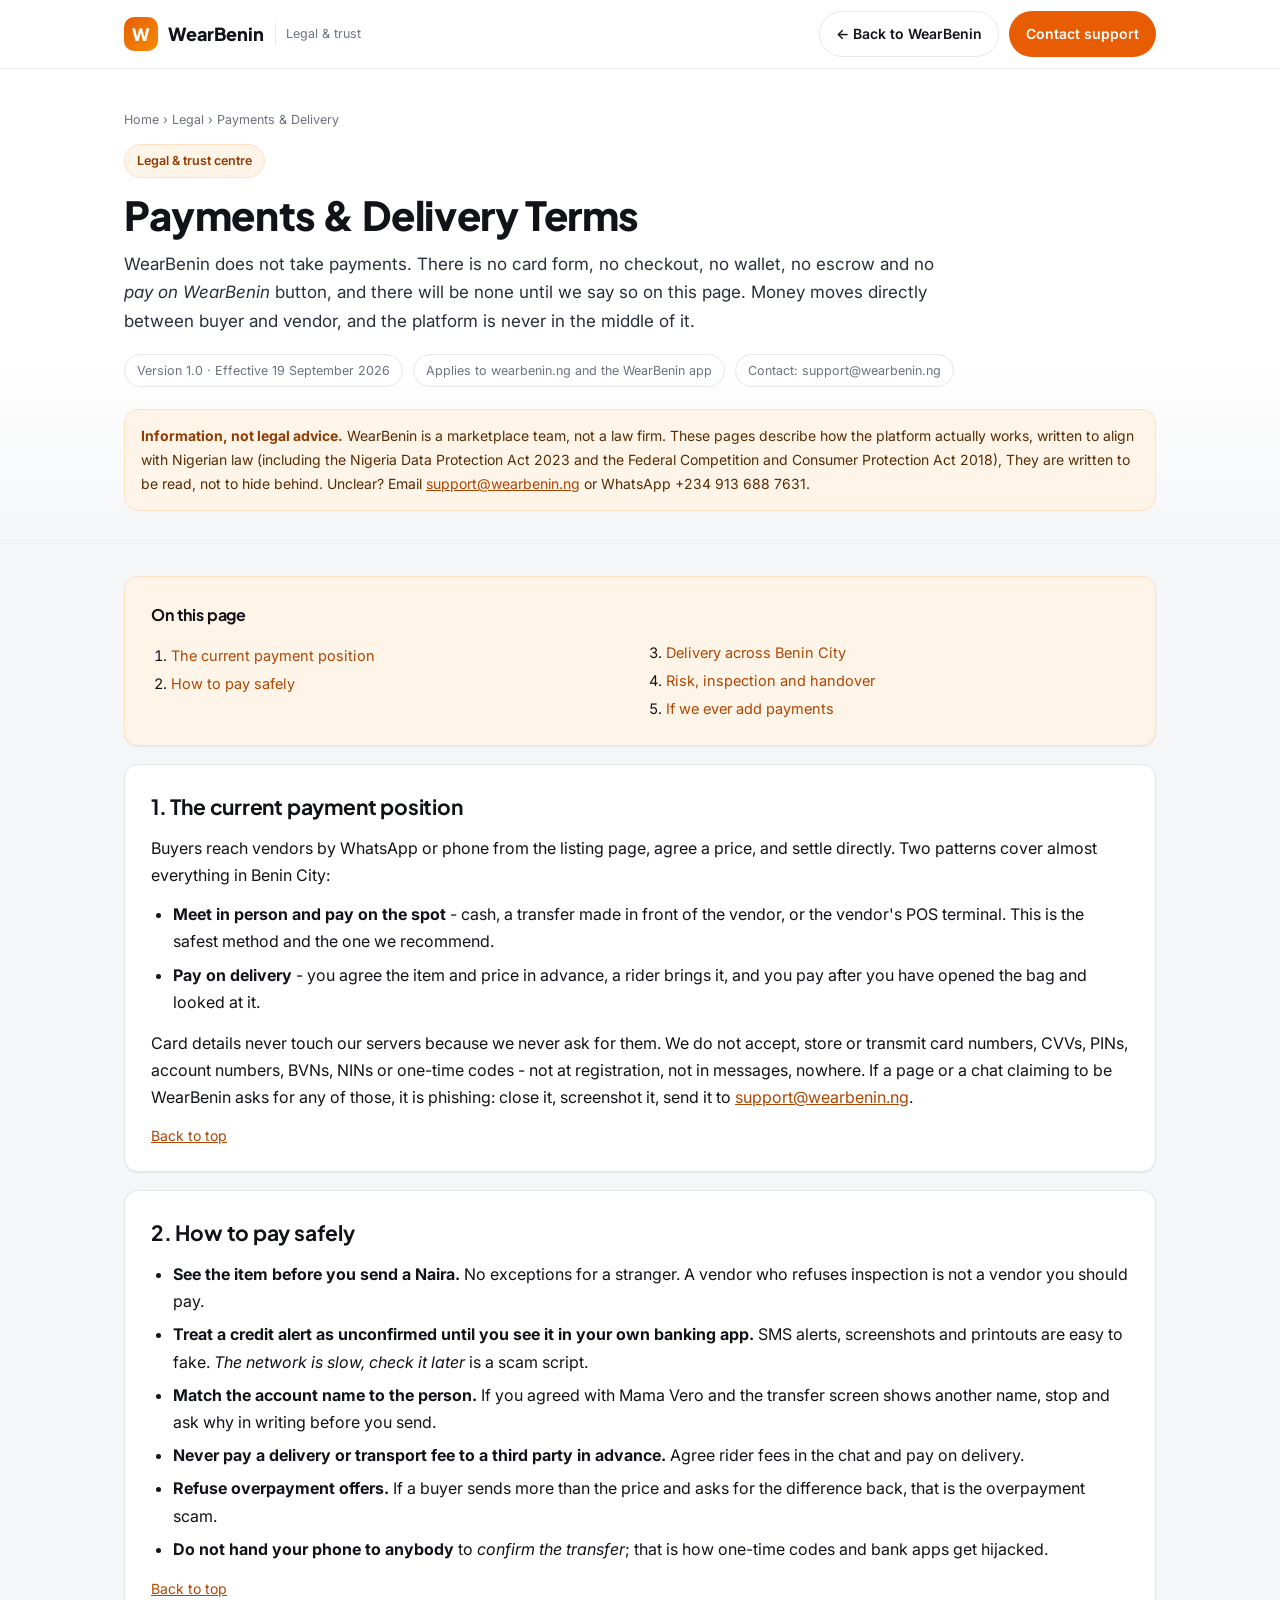
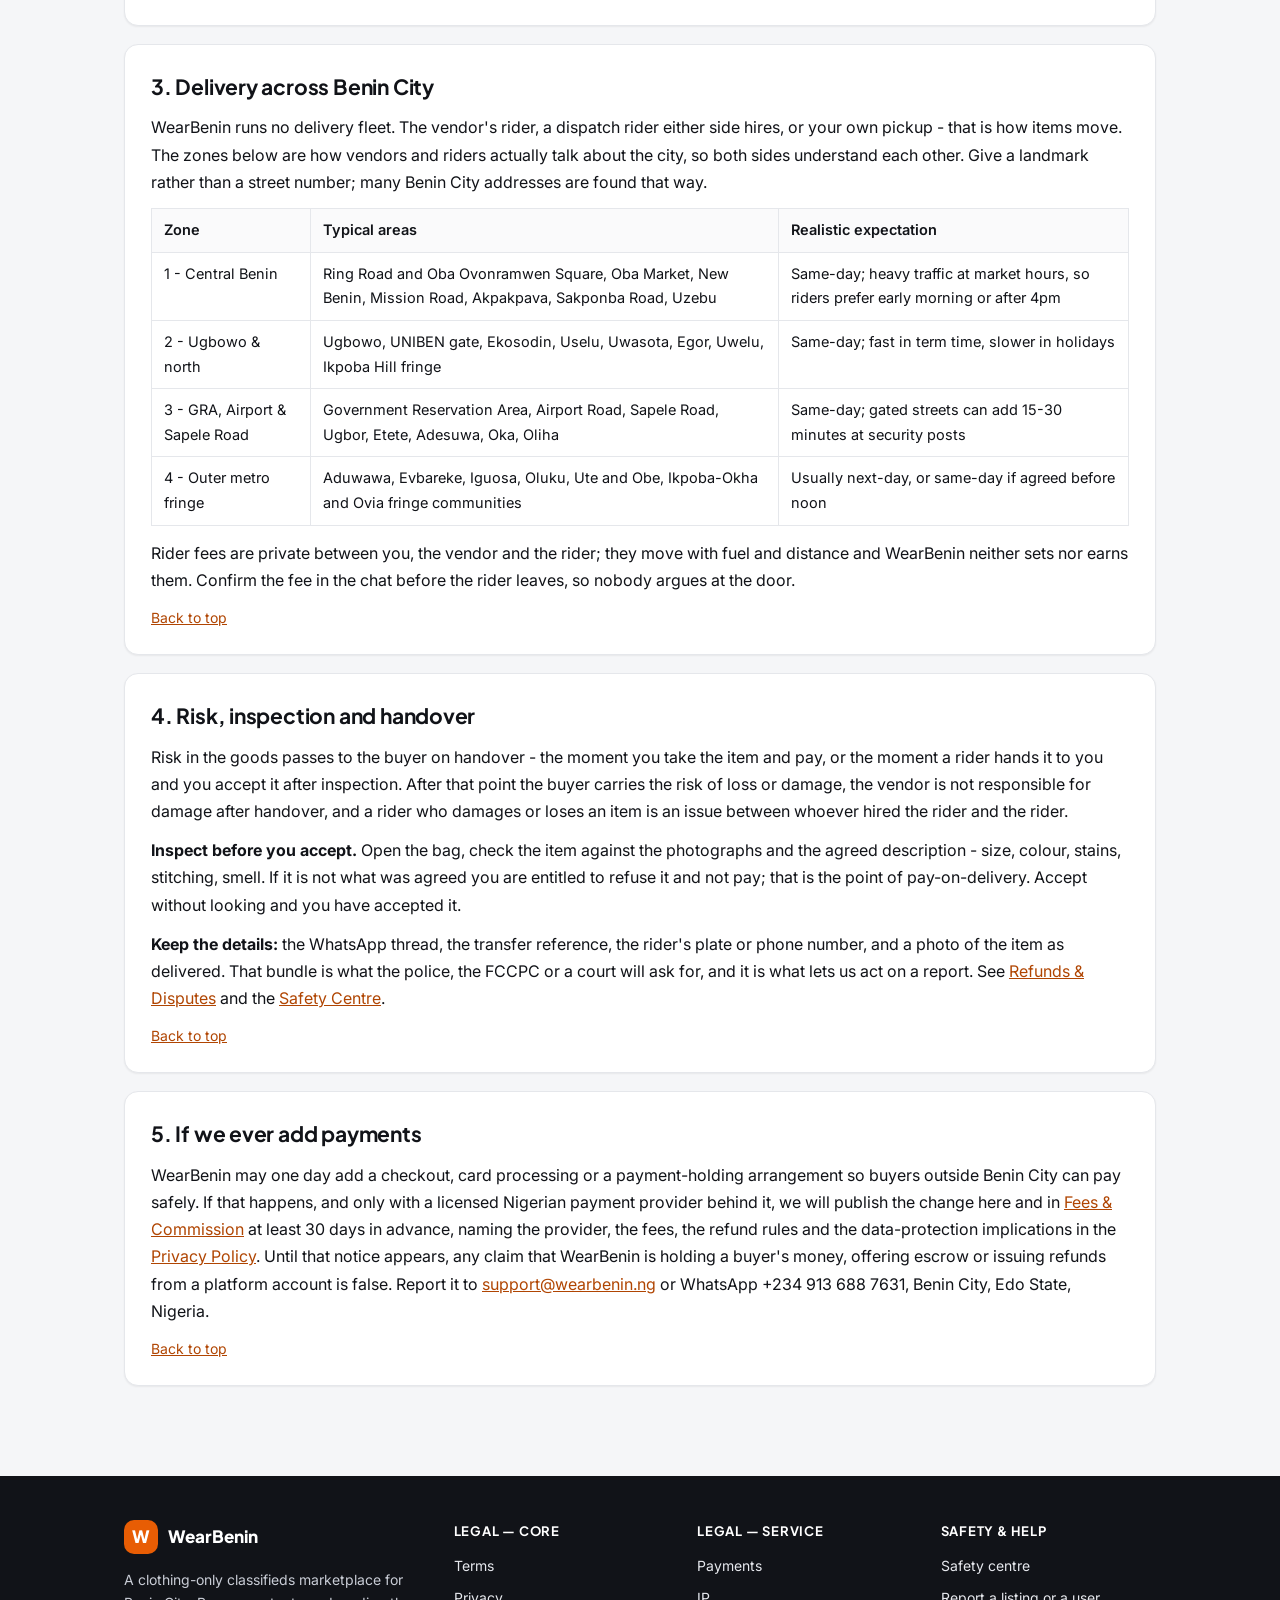
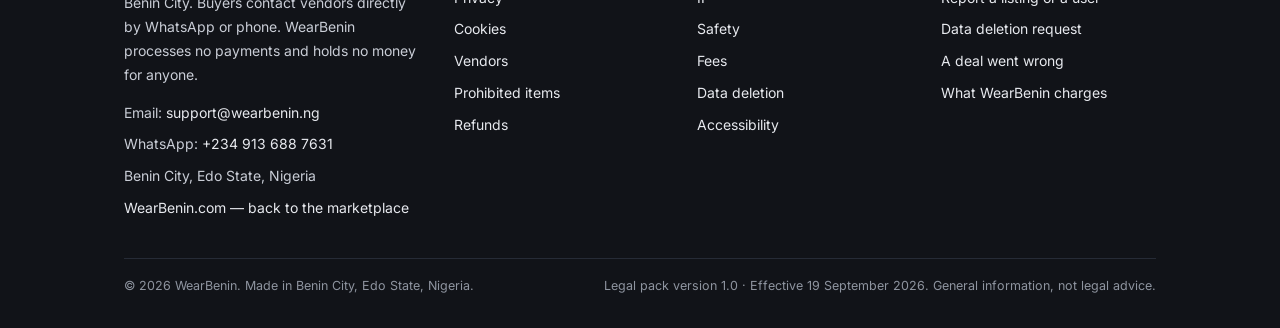
<file: legal/payments-delivery.html>
<!DOCTYPE html>
<html lang="en-NG">
<head>
<meta charset="utf-8">
<meta name="viewport" content="width=device-width, initial-scale=1">
<title>Payments &amp; Delivery Terms &middot; WearBenin</title>
<meta name="description" content="WearBenin processes no card payments. Pay on delivery or meet in person, know the Benin City delivery zones, and see when risk passes on handover.">
<meta name="robots" content="index,follow">
<meta property="og:type" content="article">
<meta property="og:site_name" content="WearBenin">
<meta property="og:title" content="Payments &amp; Delivery Terms &middot; WearBenin">
<meta property="og:description" content="WearBenin processes no card payments. Pay on delivery or meet in person, know the Benin City delivery zones, and see when risk passes on handover.">
<meta name="theme-color" content="#E85D04">
<link rel="preconnect" href="https://fonts.googleapis.com">
<link rel="preconnect" href="https://fonts.gstatic.com" crossorigin>
<link href="https://fonts.googleapis.com/css2?family=Inter:wght@400;500;600;700&family=Plus+Jakarta+Sans:wght@600;700;800&display=swap" rel="stylesheet">
<style>
*,*::before,*::after{box-sizing:border-box}
:root{
  --ink:#111318;--ink-2:#2A2F3A;--muted:#6B7280;--line:#E5E7EB;--line-2:#F0F1F4;
  --canvas:#F5F6F8;--surface:#FFF;--brand:#E85D04;--brand-2:#F48C06;--brand-soft:#FFF4E8;
  --green:#12A150;--amber:#F59E0B;--red:#DC2626;--star:#F59E0B;
  --r-sm:10px;--r-md:14px;--r-lg:20px;--r-pill:999px;
  --sh-sm:0 1px 2px rgba(17,19,24,.06);--sh-md:0 4px 16px rgba(17,19,24,.08);--sh-lg:0 12px 32px rgba(17,19,24,.12);
}
html{-webkit-text-size-adjust:100%}
body{margin:0;background:var(--canvas);color:var(--ink);
  font-family:Inter,-apple-system,BlinkMacSystemFont,"Segoe UI",Roboto,Helvetica,Arial,sans-serif;
  font-size:16px;line-height:1.7;-webkit-font-smoothing:antialiased}
h1,h2,h3,h4,.brand-name{font-family:"Plus Jakarta Sans",Inter,-apple-system,"Segoe UI",sans-serif;letter-spacing:-.01em}
a{color:#B04502}
a:hover{color:var(--brand)}
:focus-visible{outline:3px solid var(--brand);outline-offset:2px;border-radius:4px}
.skip{position:absolute;left:-9999px;top:0;background:#fff;color:var(--ink);padding:10px 14px;z-index:99;border-radius:0 0 var(--r-sm) 0}
.skip:focus{left:0}
.wrap{max-width:1080px;margin:0 auto;padding:0 24px}
/* ---------- header ---------- */
.top{position:sticky;top:0;z-index:40;background:rgba(255,255,255,.94);backdrop-filter:blur(8px);border-bottom:1px solid var(--line)}
.top-in{display:flex;align-items:center;gap:16px;justify-content:space-between;min-height:68px;flex-wrap:wrap;padding-top:8px;padding-bottom:8px}
.brand{display:flex;align-items:center;gap:10px;text-decoration:none;color:var(--ink)}
.mark{width:34px;height:34px;border-radius:10px;background:linear-gradient(135deg,var(--brand),var(--brand-2));
  color:#fff;display:grid;place-items:center;font-weight:800;font-size:17px;font-family:"Plus Jakarta Sans",sans-serif}
.brand-name{font-weight:800;font-size:18px}
.brand-tag{font-size:12.5px;color:var(--muted);border-left:1px solid var(--line);padding-left:10px;margin-left:2px}
.top-actions{display:flex;align-items:center;gap:10px;flex-wrap:wrap}
.btn{display:inline-flex;align-items:center;gap:8px;padding:10px 16px;border-radius:var(--r-pill);font-size:14px;
  font-weight:600;text-decoration:none;border:1px solid transparent;min-height:44px}
.btn-primary{background:var(--brand);color:#fff}
.btn-primary:hover{background:#C94F03;color:#fff}
.btn-ghost{background:#fff;color:var(--ink);border-color:var(--line)}
.btn-ghost:hover{border-color:#d7dae0;color:var(--ink)}
/* ---------- hero ---------- */
.hero{background:linear-gradient(180deg,#fff 0%,#fff 60%,var(--canvas) 100%);border-bottom:1px solid var(--line-2);padding:40px 0 32px}
.crumbs{font-size:12.5px;color:var(--muted);margin:0 0 14px;text-transform:none}
.crumbs a{color:var(--muted);text-decoration:none}
.crumbs a:hover{color:var(--brand)}
.kicker{display:inline-block;background:var(--brand-soft);color:#8F3B01;border:1px solid #FFE0C2;
  border-radius:var(--r-pill);padding:5px 12px;font-size:12.5px;font-weight:600;margin:0 0 14px}
h1{font-size:clamp(28px,4.2vw,40px);line-height:1.15;margin:0 0 12px;font-weight:800}
.lede{font-size:17px;color:var(--ink-2);max-width:74ch;margin:0 0 18px}
.meta{display:flex;gap:10px;flex-wrap:wrap;font-size:12.5px;color:var(--muted)}
.meta span{background:#fff;border:1px solid var(--line);border-radius:var(--r-pill);padding:5px 12px}
.note{margin:22px 0 0;border:1px solid #FFE0C2;background:var(--brand-soft);border-radius:var(--r-md);padding:14px 16px;font-size:14px;color:#5A2B02}
.note strong{color:#8F3B01}
/* ---------- body ---------- */
main{padding:32px 0 64px}
.card{background:var(--surface);border:1px solid var(--line);border-radius:var(--r-md);padding:24px 26px;box-shadow:var(--sh-sm);margin:0 0 18px}
.toc{background:var(--brand-soft);border-color:#FFE0C2}
.toc h2{margin-top:0;font-size:16px}
.toc ol{margin:0;padding-left:20px;columns:2;column-gap:32px}
.toc li{margin:3px 0;font-size:14.5px}
.toc a{text-decoration:none}
.toc a:hover{text-decoration:underline}
section h2{font-size:21px;margin:0 0 10px;font-weight:700}
section h3{font-size:17px;margin:22px 0 8px;font-weight:700}
section p{margin:0 0 12px}
section ul,section ol{margin:0 0 14px;padding-left:22px}
section li{margin:6px 0}
.table-wrap{overflow-x:auto;margin:0 0 14px}
table{border-collapse:collapse;width:100%;font-size:14.5px;min-width:460px}
th,td{border:1px solid var(--line);padding:9px 12px;text-align:left;vertical-align:top}
th{background:#FAFAFB;font-weight:600}
.callout{border-left:4px solid var(--brand);background:#FFFAF5;border-radius:0 var(--r-sm) var(--r-sm) 0;padding:12px 16px;margin:0 0 14px;font-size:14.5px}
.callout.warn{border-left-color:var(--red);background:#FEF4F4}
.callout.ok{border-left-color:var(--green);background:#F2FBF6}
.callout strong{display:inline}
.tag{display:inline-block;font-size:12px;font-weight:600;border-radius:var(--r-pill);padding:2px 10px;background:var(--brand-soft);color:#8F3B01;border:1px solid #FFE0C2}
.tag.no{background:#FEF4F4;color:#9B1C1C;border-color:#FBD5D5}
.tag.yes{background:#F2FBF6;color:#0B6B36;border-color:#C7EBD6}
.contact-grid{display:grid;grid-template-columns:repeat(auto-fit,minmax(220px,1fr));gap:12px;margin:0 0 14px}
.contact-grid div{background:#FAFAFB;border:1px solid var(--line);border-radius:var(--r-sm);padding:12px 14px;font-size:14.5px}
.contact-grid b{display:block;font-size:12.5px;color:var(--muted);text-transform:uppercase;letter-spacing:.04em;margin-bottom:3px}
.backtop{font-size:14px;margin:0}
/* ---------- footer ---------- */
footer.site{background:var(--ink);color:#C9CDD6;padding:44px 0 26px;margin-top:8px;font-size:14px}
footer.site a{color:#E7E9EE;text-decoration:none}
footer.site a:hover{color:var(--brand-2);text-decoration:underline}
.fgrid{display:grid;grid-template-columns:1.4fr 1fr 1fr 1fr;gap:28px}
footer.site h3{color:#fff;font-size:13px;text-transform:uppercase;letter-spacing:.06em;margin:0 0 12px}
footer.site ul{list-style:none;margin:0;padding:0}
footer.site li{margin:0 0 8px}
.fbrand{display:flex;align-items:center;gap:10px;margin-bottom:12px}
.fbrand .mark{background:var(--brand)}
.fbrand span{color:#fff;font-weight:800;font-size:17px;font-family:"Plus Jakarta Sans",sans-serif}
.fbot{border-top:1px solid #262B36;margin-top:30px;padding-top:16px;font-size:12.5px;color:#8E949F;display:flex;justify-content:space-between;gap:14px;flex-wrap:wrap}
.fbot p{margin:0 0 6px}
@media (max-width:900px){.fgrid{grid-template-columns:1fr 1fr}.toc ol{columns:1}}
@media (max-width:560px){.fgrid{grid-template-columns:1fr}.wrap{padding:0 16px}.card{padding:18px 16px}.brand-tag{display:none}}
@media print{.top,.toc,.backtop,footer.site{display:none}.card{box-shadow:none;border-color:#ccc}}
</style>
</head>
<body>
<a class="skip" href="#main">Skip to main content</a>
<header class="top">
  <div class="wrap top-in">
    <a class="brand" href="/">
      <span class="mark" aria-hidden="true">W</span>
      <span class="brand-name">WearBenin</span>
      <span class="brand-tag">Legal &amp; trust</span>
    </a>
    <div class="top-actions">
      <a class="btn btn-ghost" href="/">&larr; Back to WearBenin</a>
      <a class="btn btn-primary" href="mailto:support@wearbenin.ng">Contact support</a>
    </div>
  </div>
</header>
<div class="hero">
  <div class="wrap">
    <p class="crumbs"><a href="/">Home</a> &rsaquo; <a href="payments-delivery.html">Legal</a> &rsaquo; Payments &amp; Delivery</p>
    <p class="kicker">Legal &amp; trust centre</p>
    <h1>Payments &amp; Delivery Terms</h1>
    <p class="lede">WearBenin does not take payments. There is no card form, no checkout, no wallet, no escrow and no <em>pay on WearBenin</em> button, and there will be none until we say so on this page. Money moves directly between buyer and vendor, and the platform is never in the middle of it.</p>
    <p class="meta"><span>Version 1.0 &middot; Effective 19 September 2026</span><span>Applies to wearbenin.ng and the WearBenin app</span><span>Contact: support@wearbenin.ng</span></p>
    <p class="note"><strong>Information, not legal advice.</strong> WearBenin is a marketplace team, not a law firm. These pages describe how the platform actually works, written to align with Nigerian law (including the Nigeria Data Protection Act 2023 and the Federal Competition and Consumer Protection Act 2018), They are written to be read, not to hide behind. Unclear? Email <a href="mailto:support@wearbenin.ng">support@wearbenin.ng</a> or WhatsApp +234 913 688 7631.</p>
  </div>
</div>
<main id="main">
  <div class="wrap">
      <nav class="card toc" aria-labelledby="toc-h">
        <h2 id="toc-h">On this page</h2>
        <ol>
        <li><a href="#status">The current payment position</a></li>

        <li><a href="#safely">How to pay safely</a></li>

        <li><a href="#zones">Delivery across Benin City</a></li>

        <li><a href="#risk">Risk, inspection and handover</a></li>

        <li><a href="#future">If we ever add payments</a></li>

        </ol>
      </nav>
      <section class="card" id="status">
        <h2>1. The current payment position</h2>
<p>Buyers reach vendors by WhatsApp or phone from the listing page, agree a price, and settle directly. Two patterns cover almost everything in Benin City:</p>
<ul>
<li><strong>Meet in person and pay on the spot</strong> - cash, a transfer made in front of the vendor, or the vendor's POS terminal. This is the safest method and the one we recommend.</li>
<li><strong>Pay on delivery</strong> - you agree the item and price in advance, a rider brings it, and you pay after you have opened the bag and looked at it.</li>
</ul>
<p>Card details never touch our servers because we never ask for them. We do not accept, store or transmit card numbers, CVVs, PINs, account numbers, BVNs, NINs or one-time codes - not at registration, not in messages, nowhere. If a page or a chat claiming to be WearBenin asks for any of those, it is phishing: close it, screenshot it, send it to <a href='mailto:support@wearbenin.ng'>support@wearbenin.ng</a>.</p>
        <p class="backtop"><a href="#main">Back to top</a></p>
      </section>
      <section class="card" id="safely">
        <h2>2. How to pay safely</h2>
<ul>
<li><strong>See the item before you send a Naira.</strong> No exceptions for a stranger. A vendor who refuses inspection is not a vendor you should pay.</li>
<li><strong>Treat a credit alert as unconfirmed until you see it in your own banking app.</strong> SMS alerts, screenshots and printouts are easy to fake. <em>The network is slow, check it later</em> is a scam script.</li>
<li><strong>Match the account name to the person.</strong> If you agreed with Mama Vero and the transfer screen shows another name, stop and ask why in writing before you send.</li>
<li><strong>Never pay a delivery or transport fee to a third party in advance.</strong> Agree rider fees in the chat and pay on delivery.</li>
<li><strong>Refuse overpayment offers.</strong> If a buyer sends more than the price and asks for the difference back, that is the overpayment scam.</li>
<li><strong>Do not hand your phone to anybody</strong> to <em>confirm the transfer</em>; that is how one-time codes and bank apps get hijacked.</li>
</ul>
        <p class="backtop"><a href="#main">Back to top</a></p>
      </section>
      <section class="card" id="zones">
        <h2>3. Delivery across Benin City</h2>
<p>WearBenin runs no delivery fleet. The vendor's rider, a dispatch rider either side hires, or your own pickup - that is how items move. The zones below are how vendors and riders actually talk about the city, so both sides understand each other. Give a landmark rather than a street number; many Benin City addresses are found that way.</p>
<div class='table-wrap'><table>
<tr><th>Zone</th><th>Typical areas</th><th>Realistic expectation</th></tr>
<tr><td>1 - Central Benin</td><td>Ring Road and Oba Ovonramwen Square, Oba Market, New Benin, Mission Road, Akpakpava, Sakponba Road, Uzebu</td><td>Same-day; heavy traffic at market hours, so riders prefer early morning or after 4pm</td></tr>
<tr><td>2 - Ugbowo &amp; north</td><td>Ugbowo, UNIBEN gate, Ekosodin, Uselu, Uwasota, Egor, Uwelu, Ikpoba Hill fringe</td><td>Same-day; fast in term time, slower in holidays</td></tr>
<tr><td>3 - GRA, Airport &amp; Sapele Road</td><td>Government Reservation Area, Airport Road, Sapele Road, Ugbor, Etete, Adesuwa, Oka, Oliha</td><td>Same-day; gated streets can add 15-30 minutes at security posts</td></tr>
<tr><td>4 - Outer metro fringe</td><td>Aduwawa, Evbareke, Iguosa, Oluku, Ute and Obe, Ikpoba-Okha and Ovia fringe communities</td><td>Usually next-day, or same-day if agreed before noon</td></tr>
</table></div>
<p>Rider fees are private between you, the vendor and the rider; they move with fuel and distance and WearBenin neither sets nor earns them. Confirm the fee in the chat before the rider leaves, so nobody argues at the door.</p>
        <p class="backtop"><a href="#main">Back to top</a></p>
      </section>
      <section class="card" id="risk">
        <h2>4. Risk, inspection and handover</h2>
<p>Risk in the goods passes to the buyer on handover - the moment you take the item and pay, or the moment a rider hands it to you and you accept it after inspection. After that point the buyer carries the risk of loss or damage, the vendor is not responsible for damage after handover, and a rider who damages or loses an item is an issue between whoever hired the rider and the rider.</p>
<p><strong>Inspect before you accept.</strong> Open the bag, check the item against the photographs and the agreed description - size, colour, stains, stitching, smell. If it is not what was agreed you are entitled to refuse it and not pay; that is the point of pay-on-delivery. Accept without looking and you have accepted it.</p>
<p><strong>Keep the details:</strong> the WhatsApp thread, the transfer reference, the rider's plate or phone number, and a photo of the item as delivered. That bundle is what the police, the FCCPC or a court will ask for, and it is what lets us act on a report. See <a href='refunds-disputes.html'>Refunds &amp; Disputes</a> and the <a href='community-safety.html'>Safety Centre</a>.</p>
        <p class="backtop"><a href="#main">Back to top</a></p>
      </section>
      <section class="card" id="future">
        <h2>5. If we ever add payments</h2>
<p>WearBenin may one day add a checkout, card processing or a payment-holding arrangement so buyers outside Benin City can pay safely. If that happens, and only with a licensed Nigerian payment provider behind it, we will publish the change here and in <a href='fees.html'>Fees &amp; Commission</a> at least 30 days in advance, naming the provider, the fees, the refund rules and the data-protection implications in the <a href='privacy.html'>Privacy Policy</a>. Until that notice appears, any claim that WearBenin is holding a buyer's money, offering escrow or issuing refunds from a platform account is false. Report it to <a href='mailto:support@wearbenin.ng'>support@wearbenin.ng</a> or WhatsApp +234 913 688 7631, Benin City, Edo State, Nigeria.</p>
        <p class="backtop"><a href="#main">Back to top</a></p>
      </section>
  </div>
</main>
  <footer class="site">
    <div class="wrap">
      <div class="fgrid">
        <div>
          <div class="fbrand"><span class="mark" aria-hidden="true">W</span><span>WearBenin</span></div>
          <p>A clothing-only classifieds marketplace for Benin City. Buyers contact vendors directly by WhatsApp or phone. WearBenin processes no payments and holds no money for anyone.</p>
          <ul>
            <li>Email: <a href="mailto:support@wearbenin.ng">support@wearbenin.ng</a></li>
            <li>WhatsApp: <a href="https://wa.me/2349136887631" rel="noopener" target="_blank">+234 913 688 7631</a></li>
            <li>Benin City, Edo State, Nigeria</li>
            <li><a href="/">WearBenin.com &mdash; back to the marketplace</a></li>
          </ul>
        </div>
        <div>
          <h3>Legal &mdash; core</h3>
          <ul>
          <li><a href="terms.html">Terms</a></li>
          <li><a href="privacy.html">Privacy</a></li>
          <li><a href="cookies.html">Cookies</a></li>
          <li><a href="vendor-agreement.html">Vendors</a></li>
          <li><a href="prohibited-items.html">Prohibited items</a></li>
          <li><a href="refunds-disputes.html">Refunds</a></li>
          </ul>
        </div>
        <div>
          <h3>Legal &mdash; service</h3>
          <ul>
          <li><a href="payments-delivery.html" aria-current="page">Payments</a></li>
          <li><a href="ip-takedown.html">IP</a></li>
          <li><a href="community-safety.html">Safety</a></li>
          <li><a href="fees.html">Fees</a></li>
          <li><a href="data-deletion.html">Data deletion</a></li>
          <li><a href="accessibility.html">Accessibility</a></li>
          </ul>
        </div>
        <div>
          <h3>Safety &amp; help</h3>
          <ul>
            <li><a href="community-safety.html">Safety centre</a></li>
            <li><a href="mailto:support@wearbenin.ng?subject=Report%20abuse%20on%20WearBenin">Report a listing or a user</a></li>
            <li><a href="mailto:support@wearbenin.ng?subject=Data%20deletion%20request">Data deletion request</a></li>
            <li><a href="refunds-disputes.html">A deal went wrong</a></li>
            <li><a href="fees.html">What WearBenin charges</a></li>
          </ul>
        </div>
      </div>
      <div class="fbot">
        <p>&copy; 2026 WearBenin. Made in Benin City, Edo State, Nigeria.</p>
        <p>Legal pack version 1.0 &middot; Effective 19 September 2026. General information, not legal advice.</p>
      </div>
    </div>
  </footer>

</body>
</html>
</file>
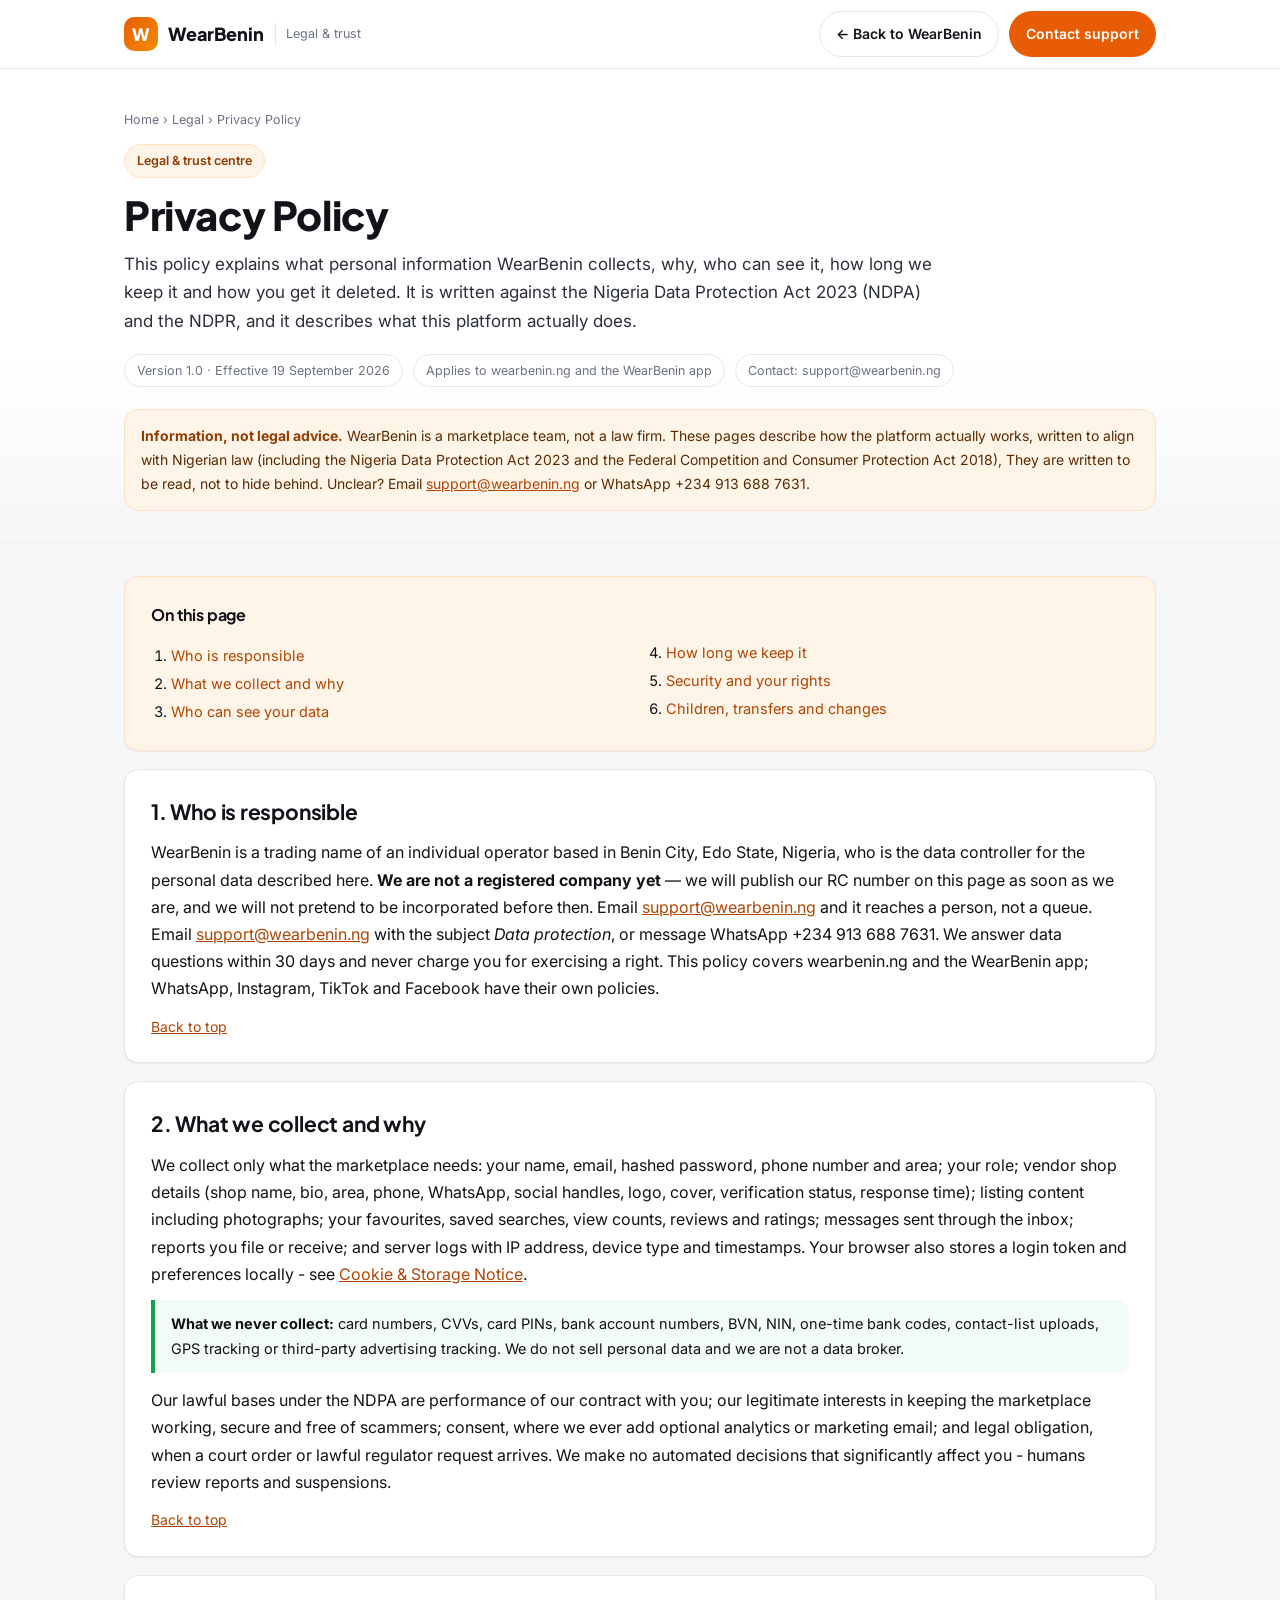
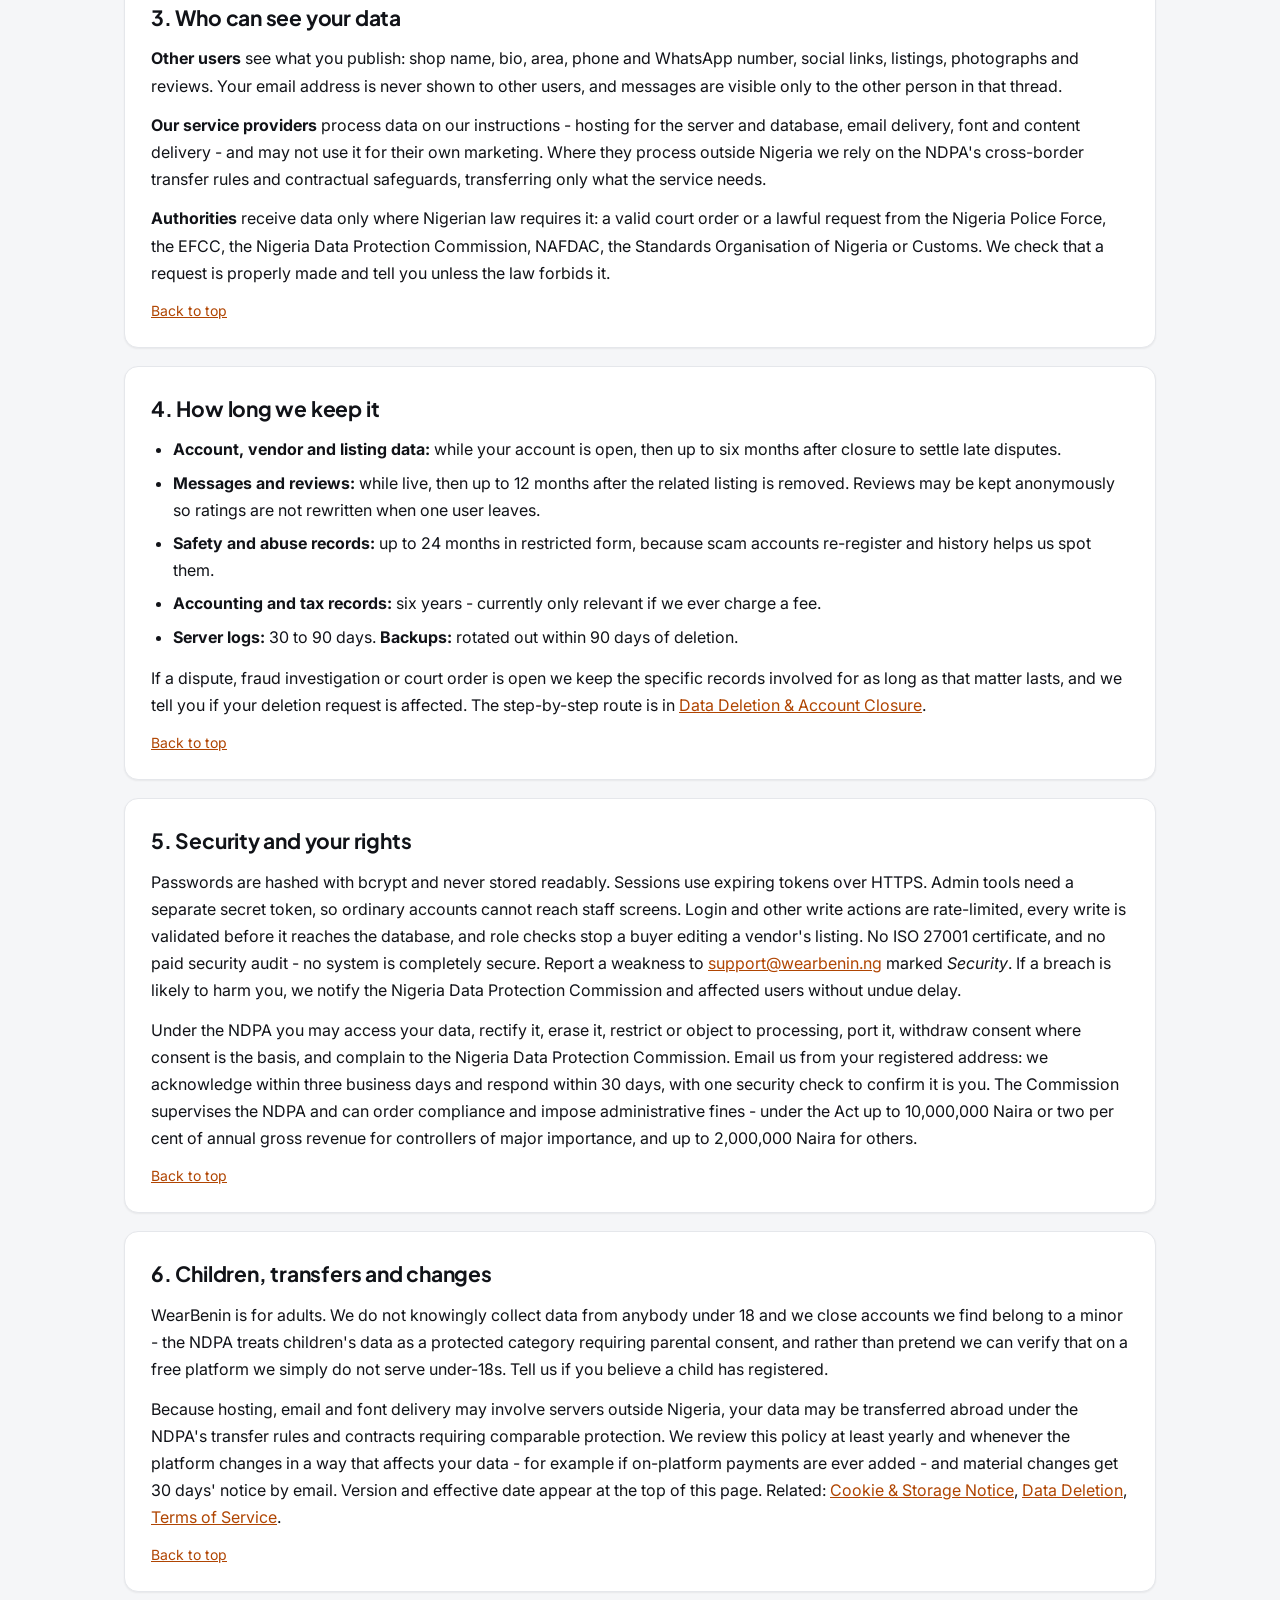
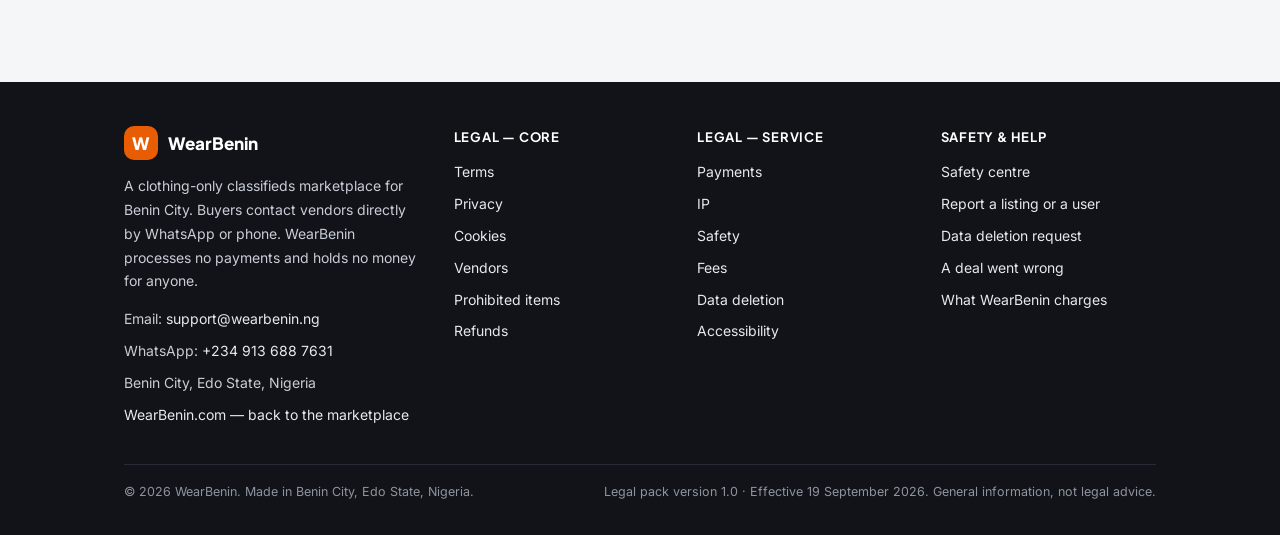
<file: legal/privacy.html>
<!DOCTYPE html>
<html lang="en-NG">
<head>
<meta charset="utf-8">
<meta name="viewport" content="width=device-width, initial-scale=1">
<title>Privacy Policy &middot; WearBenin</title>
<meta name="description" content="How WearBenin collects, uses, stores and deletes personal data under the Nigeria Data Protection Act 2023 and the NDPR.">
<meta name="robots" content="index,follow">
<meta property="og:type" content="article">
<meta property="og:site_name" content="WearBenin">
<meta property="og:title" content="Privacy Policy &middot; WearBenin">
<meta property="og:description" content="How WearBenin collects, uses, stores and deletes personal data under the Nigeria Data Protection Act 2023 and the NDPR.">
<meta name="theme-color" content="#E85D04">
<link rel="preconnect" href="https://fonts.googleapis.com">
<link rel="preconnect" href="https://fonts.gstatic.com" crossorigin>
<link href="https://fonts.googleapis.com/css2?family=Inter:wght@400;500;600;700&family=Plus+Jakarta+Sans:wght@600;700;800&display=swap" rel="stylesheet">
<style>
*,*::before,*::after{box-sizing:border-box}
:root{
  --ink:#111318;--ink-2:#2A2F3A;--muted:#6B7280;--line:#E5E7EB;--line-2:#F0F1F4;
  --canvas:#F5F6F8;--surface:#FFF;--brand:#E85D04;--brand-2:#F48C06;--brand-soft:#FFF4E8;
  --green:#12A150;--amber:#F59E0B;--red:#DC2626;--star:#F59E0B;
  --r-sm:10px;--r-md:14px;--r-lg:20px;--r-pill:999px;
  --sh-sm:0 1px 2px rgba(17,19,24,.06);--sh-md:0 4px 16px rgba(17,19,24,.08);--sh-lg:0 12px 32px rgba(17,19,24,.12);
}
html{-webkit-text-size-adjust:100%}
body{margin:0;background:var(--canvas);color:var(--ink);
  font-family:Inter,-apple-system,BlinkMacSystemFont,"Segoe UI",Roboto,Helvetica,Arial,sans-serif;
  font-size:16px;line-height:1.7;-webkit-font-smoothing:antialiased}
h1,h2,h3,h4,.brand-name{font-family:"Plus Jakarta Sans",Inter,-apple-system,"Segoe UI",sans-serif;letter-spacing:-.01em}
a{color:#B04502}
a:hover{color:var(--brand)}
:focus-visible{outline:3px solid var(--brand);outline-offset:2px;border-radius:4px}
.skip{position:absolute;left:-9999px;top:0;background:#fff;color:var(--ink);padding:10px 14px;z-index:99;border-radius:0 0 var(--r-sm) 0}
.skip:focus{left:0}
.wrap{max-width:1080px;margin:0 auto;padding:0 24px}
/* ---------- header ---------- */
.top{position:sticky;top:0;z-index:40;background:rgba(255,255,255,.94);backdrop-filter:blur(8px);border-bottom:1px solid var(--line)}
.top-in{display:flex;align-items:center;gap:16px;justify-content:space-between;min-height:68px;flex-wrap:wrap;padding-top:8px;padding-bottom:8px}
.brand{display:flex;align-items:center;gap:10px;text-decoration:none;color:var(--ink)}
.mark{width:34px;height:34px;border-radius:10px;background:linear-gradient(135deg,var(--brand),var(--brand-2));
  color:#fff;display:grid;place-items:center;font-weight:800;font-size:17px;font-family:"Plus Jakarta Sans",sans-serif}
.brand-name{font-weight:800;font-size:18px}
.brand-tag{font-size:12.5px;color:var(--muted);border-left:1px solid var(--line);padding-left:10px;margin-left:2px}
.top-actions{display:flex;align-items:center;gap:10px;flex-wrap:wrap}
.btn{display:inline-flex;align-items:center;gap:8px;padding:10px 16px;border-radius:var(--r-pill);font-size:14px;
  font-weight:600;text-decoration:none;border:1px solid transparent;min-height:44px}
.btn-primary{background:var(--brand);color:#fff}
.btn-primary:hover{background:#C94F03;color:#fff}
.btn-ghost{background:#fff;color:var(--ink);border-color:var(--line)}
.btn-ghost:hover{border-color:#d7dae0;color:var(--ink)}
/* ---------- hero ---------- */
.hero{background:linear-gradient(180deg,#fff 0%,#fff 60%,var(--canvas) 100%);border-bottom:1px solid var(--line-2);padding:40px 0 32px}
.crumbs{font-size:12.5px;color:var(--muted);margin:0 0 14px;text-transform:none}
.crumbs a{color:var(--muted);text-decoration:none}
.crumbs a:hover{color:var(--brand)}
.kicker{display:inline-block;background:var(--brand-soft);color:#8F3B01;border:1px solid #FFE0C2;
  border-radius:var(--r-pill);padding:5px 12px;font-size:12.5px;font-weight:600;margin:0 0 14px}
h1{font-size:clamp(28px,4.2vw,40px);line-height:1.15;margin:0 0 12px;font-weight:800}
.lede{font-size:17px;color:var(--ink-2);max-width:74ch;margin:0 0 18px}
.meta{display:flex;gap:10px;flex-wrap:wrap;font-size:12.5px;color:var(--muted)}
.meta span{background:#fff;border:1px solid var(--line);border-radius:var(--r-pill);padding:5px 12px}
.note{margin:22px 0 0;border:1px solid #FFE0C2;background:var(--brand-soft);border-radius:var(--r-md);padding:14px 16px;font-size:14px;color:#5A2B02}
.note strong{color:#8F3B01}
/* ---------- body ---------- */
main{padding:32px 0 64px}
.card{background:var(--surface);border:1px solid var(--line);border-radius:var(--r-md);padding:24px 26px;box-shadow:var(--sh-sm);margin:0 0 18px}
.toc{background:var(--brand-soft);border-color:#FFE0C2}
.toc h2{margin-top:0;font-size:16px}
.toc ol{margin:0;padding-left:20px;columns:2;column-gap:32px}
.toc li{margin:3px 0;font-size:14.5px}
.toc a{text-decoration:none}
.toc a:hover{text-decoration:underline}
section h2{font-size:21px;margin:0 0 10px;font-weight:700}
section h3{font-size:17px;margin:22px 0 8px;font-weight:700}
section p{margin:0 0 12px}
section ul,section ol{margin:0 0 14px;padding-left:22px}
section li{margin:6px 0}
.table-wrap{overflow-x:auto;margin:0 0 14px}
table{border-collapse:collapse;width:100%;font-size:14.5px;min-width:460px}
th,td{border:1px solid var(--line);padding:9px 12px;text-align:left;vertical-align:top}
th{background:#FAFAFB;font-weight:600}
.callout{border-left:4px solid var(--brand);background:#FFFAF5;border-radius:0 var(--r-sm) var(--r-sm) 0;padding:12px 16px;margin:0 0 14px;font-size:14.5px}
.callout.warn{border-left-color:var(--red);background:#FEF4F4}
.callout.ok{border-left-color:var(--green);background:#F2FBF6}
.callout strong{display:inline}
.tag{display:inline-block;font-size:12px;font-weight:600;border-radius:var(--r-pill);padding:2px 10px;background:var(--brand-soft);color:#8F3B01;border:1px solid #FFE0C2}
.tag.no{background:#FEF4F4;color:#9B1C1C;border-color:#FBD5D5}
.tag.yes{background:#F2FBF6;color:#0B6B36;border-color:#C7EBD6}
.contact-grid{display:grid;grid-template-columns:repeat(auto-fit,minmax(220px,1fr));gap:12px;margin:0 0 14px}
.contact-grid div{background:#FAFAFB;border:1px solid var(--line);border-radius:var(--r-sm);padding:12px 14px;font-size:14.5px}
.contact-grid b{display:block;font-size:12.5px;color:var(--muted);text-transform:uppercase;letter-spacing:.04em;margin-bottom:3px}
.backtop{font-size:14px;margin:0}
/* ---------- footer ---------- */
footer.site{background:var(--ink);color:#C9CDD6;padding:44px 0 26px;margin-top:8px;font-size:14px}
footer.site a{color:#E7E9EE;text-decoration:none}
footer.site a:hover{color:var(--brand-2);text-decoration:underline}
.fgrid{display:grid;grid-template-columns:1.4fr 1fr 1fr 1fr;gap:28px}
footer.site h3{color:#fff;font-size:13px;text-transform:uppercase;letter-spacing:.06em;margin:0 0 12px}
footer.site ul{list-style:none;margin:0;padding:0}
footer.site li{margin:0 0 8px}
.fbrand{display:flex;align-items:center;gap:10px;margin-bottom:12px}
.fbrand .mark{background:var(--brand)}
.fbrand span{color:#fff;font-weight:800;font-size:17px;font-family:"Plus Jakarta Sans",sans-serif}
.fbot{border-top:1px solid #262B36;margin-top:30px;padding-top:16px;font-size:12.5px;color:#8E949F;display:flex;justify-content:space-between;gap:14px;flex-wrap:wrap}
.fbot p{margin:0 0 6px}
@media (max-width:900px){.fgrid{grid-template-columns:1fr 1fr}.toc ol{columns:1}}
@media (max-width:560px){.fgrid{grid-template-columns:1fr}.wrap{padding:0 16px}.card{padding:18px 16px}.brand-tag{display:none}}
@media print{.top,.toc,.backtop,footer.site{display:none}.card{box-shadow:none;border-color:#ccc}}
</style>
</head>
<body>
<a class="skip" href="#main">Skip to main content</a>
<header class="top">
  <div class="wrap top-in">
    <a class="brand" href="/">
      <span class="mark" aria-hidden="true">W</span>
      <span class="brand-name">WearBenin</span>
      <span class="brand-tag">Legal &amp; trust</span>
    </a>
    <div class="top-actions">
      <a class="btn btn-ghost" href="/">&larr; Back to WearBenin</a>
      <a class="btn btn-primary" href="mailto:support@wearbenin.ng">Contact support</a>
    </div>
  </div>
</header>
<div class="hero">
  <div class="wrap">
    <p class="crumbs"><a href="/">Home</a> &rsaquo; <a href="privacy.html">Legal</a> &rsaquo; Privacy Policy</p>
    <p class="kicker">Legal &amp; trust centre</p>
    <h1>Privacy Policy</h1>
    <p class="lede">This policy explains what personal information WearBenin collects, why, who can see it, how long we keep it and how you get it deleted. It is written against the Nigeria Data Protection Act 2023 (NDPA) and the NDPR, and it describes what this platform actually does.</p>
    <p class="meta"><span>Version 1.0 &middot; Effective 19 September 2026</span><span>Applies to wearbenin.ng and the WearBenin app</span><span>Contact: support@wearbenin.ng</span></p>
    <p class="note"><strong>Information, not legal advice.</strong> WearBenin is a marketplace team, not a law firm. These pages describe how the platform actually works, written to align with Nigerian law (including the Nigeria Data Protection Act 2023 and the Federal Competition and Consumer Protection Act 2018), They are written to be read, not to hide behind. Unclear? Email <a href="mailto:support@wearbenin.ng">support@wearbenin.ng</a> or WhatsApp +234 913 688 7631.</p>
  </div>
</div>
<main id="main">
  <div class="wrap">
      <nav class="card toc" aria-labelledby="toc-h">
        <h2 id="toc-h">On this page</h2>
        <ol>
        <li><a href="#who">Who is responsible</a></li>

        <li><a href="#collect">What we collect and why</a></li>

        <li><a href="#sharing">Who can see your data</a></li>

        <li><a href="#retention">How long we keep it</a></li>

        <li><a href="#security-rights">Security and your rights</a></li>

        <li><a href="#children">Children, transfers and changes</a></li>

        </ol>
      </nav>
      <section class="card" id="who">
        <h2>1. Who is responsible</h2>
<p>WearBenin is a trading name of an individual operator based in Benin City, Edo State, Nigeria, who is the data controller for the personal data described here. <strong>We are not a registered company yet</strong> — we will publish our RC number on this page as soon as we are, and we will not pretend to be incorporated before then. Email <a href='mailto:support@wearbenin.ng'>support@wearbenin.ng</a> and it reaches a person, not a queue. Email <a href='mailto:support@wearbenin.ng'>support@wearbenin.ng</a> with the subject <em>Data protection</em>, or message WhatsApp +234 913 688 7631. We answer data questions within 30 days and never charge you for exercising a right. This policy covers wearbenin.ng and the WearBenin app; WhatsApp, Instagram, TikTok and Facebook have their own policies.</p>
        <p class="backtop"><a href="#main">Back to top</a></p>
      </section>
      <section class="card" id="collect">
        <h2>2. What we collect and why</h2>
<p>We collect only what the marketplace needs: your name, email, hashed password, phone number and area; your role; vendor shop details (shop name, bio, area, phone, WhatsApp, social handles, logo, cover, verification status, response time); listing content including photographs; your favourites, saved searches, view counts, reviews and ratings; messages sent through the inbox; reports you file or receive; and server logs with IP address, device type and timestamps. Your browser also stores a login token and preferences locally - see <a href='cookies.html'>Cookie &amp; Storage Notice</a>.</p>
<div class='callout ok'><strong>What we never collect:</strong> card numbers, CVVs, card PINs, bank account numbers, BVN, NIN, one-time bank codes, contact-list uploads, GPS tracking or third-party advertising tracking. We do not sell personal data and we are not a data broker.</div>
<p>Our lawful bases under the NDPA are performance of our contract with you; our legitimate interests in keeping the marketplace working, secure and free of scammers; consent, where we ever add optional analytics or marketing email; and legal obligation, when a court order or lawful regulator request arrives. We make no automated decisions that significantly affect you - humans review reports and suspensions.</p>
        <p class="backtop"><a href="#main">Back to top</a></p>
      </section>
      <section class="card" id="sharing">
        <h2>3. Who can see your data</h2>
<p><strong>Other users</strong> see what you publish: shop name, bio, area, phone and WhatsApp number, social links, listings, photographs and reviews. Your email address is never shown to other users, and messages are visible only to the other person in that thread.</p>
<p><strong>Our service providers</strong> process data on our instructions - hosting for the server and database, email delivery, font and content delivery - and may not use it for their own marketing. Where they process outside Nigeria we rely on the NDPA's cross-border transfer rules and contractual safeguards, transferring only what the service needs.</p>
<p><strong>Authorities</strong> receive data only where Nigerian law requires it: a valid court order or a lawful request from the Nigeria Police Force, the EFCC, the Nigeria Data Protection Commission, NAFDAC, the Standards Organisation of Nigeria or Customs. We check that a request is properly made and tell you unless the law forbids it.</p>
        <p class="backtop"><a href="#main">Back to top</a></p>
      </section>
      <section class="card" id="retention">
        <h2>4. How long we keep it</h2>
<ul>
<li><strong>Account, vendor and listing data:</strong> while your account is open, then up to six months after closure to settle late disputes.</li>
<li><strong>Messages and reviews:</strong> while live, then up to 12 months after the related listing is removed. Reviews may be kept anonymously so ratings are not rewritten when one user leaves.</li>
<li><strong>Safety and abuse records:</strong> up to 24 months in restricted form, because scam accounts re-register and history helps us spot them.</li>
<li><strong>Accounting and tax records:</strong> six years - currently only relevant if we ever charge a fee.</li>
<li><strong>Server logs:</strong> 30 to 90 days. <strong>Backups:</strong> rotated out within 90 days of deletion.</li>
</ul>
<p>If a dispute, fraud investigation or court order is open we keep the specific records involved for as long as that matter lasts, and we tell you if your deletion request is affected. The step-by-step route is in <a href='data-deletion.html'>Data Deletion &amp; Account Closure</a>.</p>
        <p class="backtop"><a href="#main">Back to top</a></p>
      </section>
      <section class="card" id="security-rights">
        <h2>5. Security and your rights</h2>
<p>Passwords are hashed with bcrypt and never stored readably. Sessions use expiring tokens over HTTPS. Admin tools need a separate secret token, so ordinary accounts cannot reach staff screens. Login and other write actions are rate-limited, every write is validated before it reaches the database, and role checks stop a buyer editing a vendor's listing. No ISO 27001 certificate, and no paid security audit - no system is completely secure. Report a weakness to <a href='mailto:support@wearbenin.ng'>support@wearbenin.ng</a> marked <em>Security</em>. If a breach is likely to harm you, we notify the Nigeria Data Protection Commission and affected users without undue delay.</p>
<p>Under the NDPA you may access your data, rectify it, erase it, restrict or object to processing, port it, withdraw consent where consent is the basis, and complain to the Nigeria Data Protection Commission. Email us from your registered address: we acknowledge within three business days and respond within 30 days, with one security check to confirm it is you. The Commission supervises the NDPA and can order compliance and impose administrative fines - under the Act up to 10,000,000 Naira or two per cent of annual gross revenue for controllers of major importance, and up to 2,000,000 Naira for others.</p>
        <p class="backtop"><a href="#main">Back to top</a></p>
      </section>
      <section class="card" id="children">
        <h2>6. Children, transfers and changes</h2>
<p>WearBenin is for adults. We do not knowingly collect data from anybody under 18 and we close accounts we find belong to a minor - the NDPA treats children's data as a protected category requiring parental consent, and rather than pretend we can verify that on a free platform we simply do not serve under-18s. Tell us if you believe a child has registered.</p>
<p>Because hosting, email and font delivery may involve servers outside Nigeria, your data may be transferred abroad under the NDPA's transfer rules and contracts requiring comparable protection. We review this policy at least yearly and whenever the platform changes in a way that affects your data - for example if on-platform payments are ever added - and material changes get 30 days' notice by email. Version and effective date appear at the top of this page. Related: <a href='cookies.html'>Cookie &amp; Storage Notice</a>, <a href='data-deletion.html'>Data Deletion</a>, <a href='terms.html'>Terms of Service</a>.</p>
        <p class="backtop"><a href="#main">Back to top</a></p>
      </section>
  </div>
</main>
  <footer class="site">
    <div class="wrap">
      <div class="fgrid">
        <div>
          <div class="fbrand"><span class="mark" aria-hidden="true">W</span><span>WearBenin</span></div>
          <p>A clothing-only classifieds marketplace for Benin City. Buyers contact vendors directly by WhatsApp or phone. WearBenin processes no payments and holds no money for anyone.</p>
          <ul>
            <li>Email: <a href="mailto:support@wearbenin.ng">support@wearbenin.ng</a></li>
            <li>WhatsApp: <a href="https://wa.me/2349136887631" rel="noopener" target="_blank">+234 913 688 7631</a></li>
            <li>Benin City, Edo State, Nigeria</li>
            <li><a href="/">WearBenin.com &mdash; back to the marketplace</a></li>
          </ul>
        </div>
        <div>
          <h3>Legal &mdash; core</h3>
          <ul>
          <li><a href="terms.html">Terms</a></li>
          <li><a href="privacy.html" aria-current="page">Privacy</a></li>
          <li><a href="cookies.html">Cookies</a></li>
          <li><a href="vendor-agreement.html">Vendors</a></li>
          <li><a href="prohibited-items.html">Prohibited items</a></li>
          <li><a href="refunds-disputes.html">Refunds</a></li>
          </ul>
        </div>
        <div>
          <h3>Legal &mdash; service</h3>
          <ul>
          <li><a href="payments-delivery.html">Payments</a></li>
          <li><a href="ip-takedown.html">IP</a></li>
          <li><a href="community-safety.html">Safety</a></li>
          <li><a href="fees.html">Fees</a></li>
          <li><a href="data-deletion.html">Data deletion</a></li>
          <li><a href="accessibility.html">Accessibility</a></li>
          </ul>
        </div>
        <div>
          <h3>Safety &amp; help</h3>
          <ul>
            <li><a href="community-safety.html">Safety centre</a></li>
            <li><a href="mailto:support@wearbenin.ng?subject=Report%20abuse%20on%20WearBenin">Report a listing or a user</a></li>
            <li><a href="mailto:support@wearbenin.ng?subject=Data%20deletion%20request">Data deletion request</a></li>
            <li><a href="refunds-disputes.html">A deal went wrong</a></li>
            <li><a href="fees.html">What WearBenin charges</a></li>
          </ul>
        </div>
      </div>
      <div class="fbot">
        <p>&copy; 2026 WearBenin. Made in Benin City, Edo State, Nigeria.</p>
        <p>Legal pack version 1.0 &middot; Effective 19 September 2026. General information, not legal advice.</p>
      </div>
    </div>
  </footer>

</body>
</html>
</file>
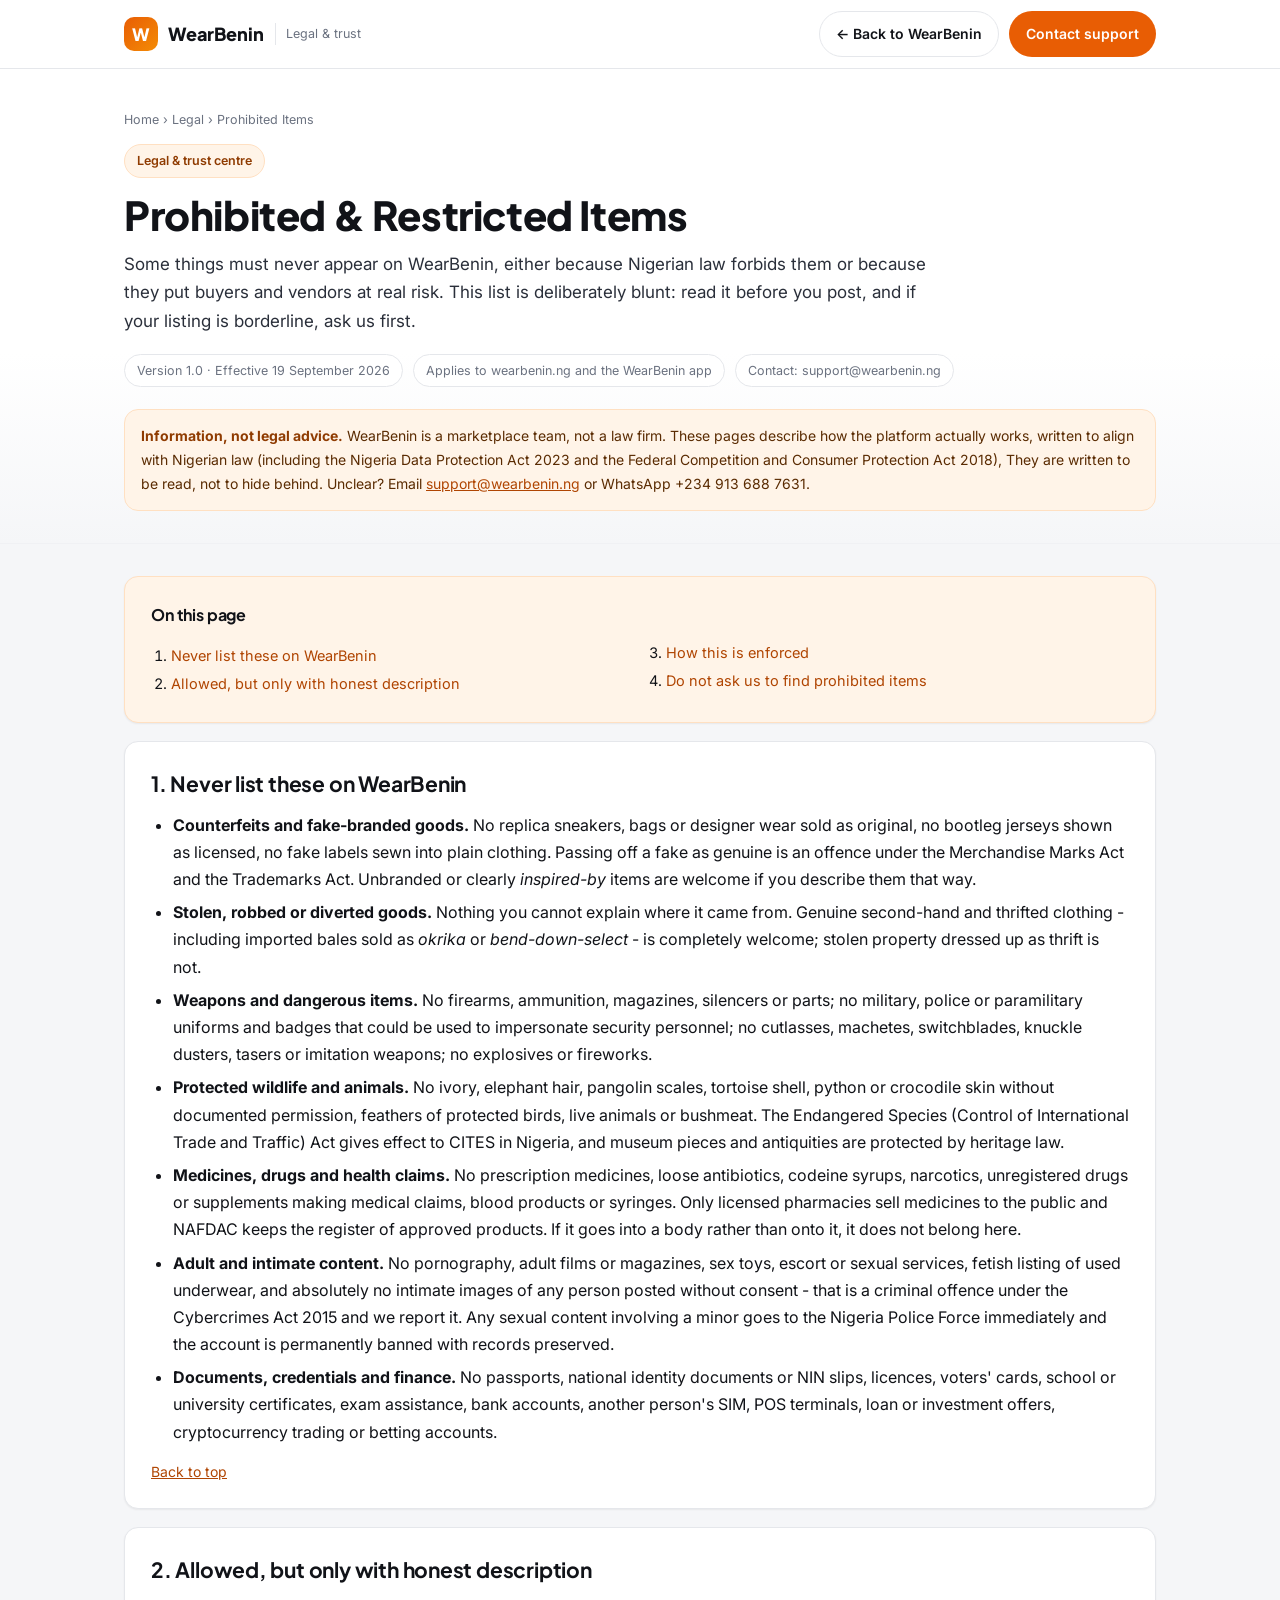
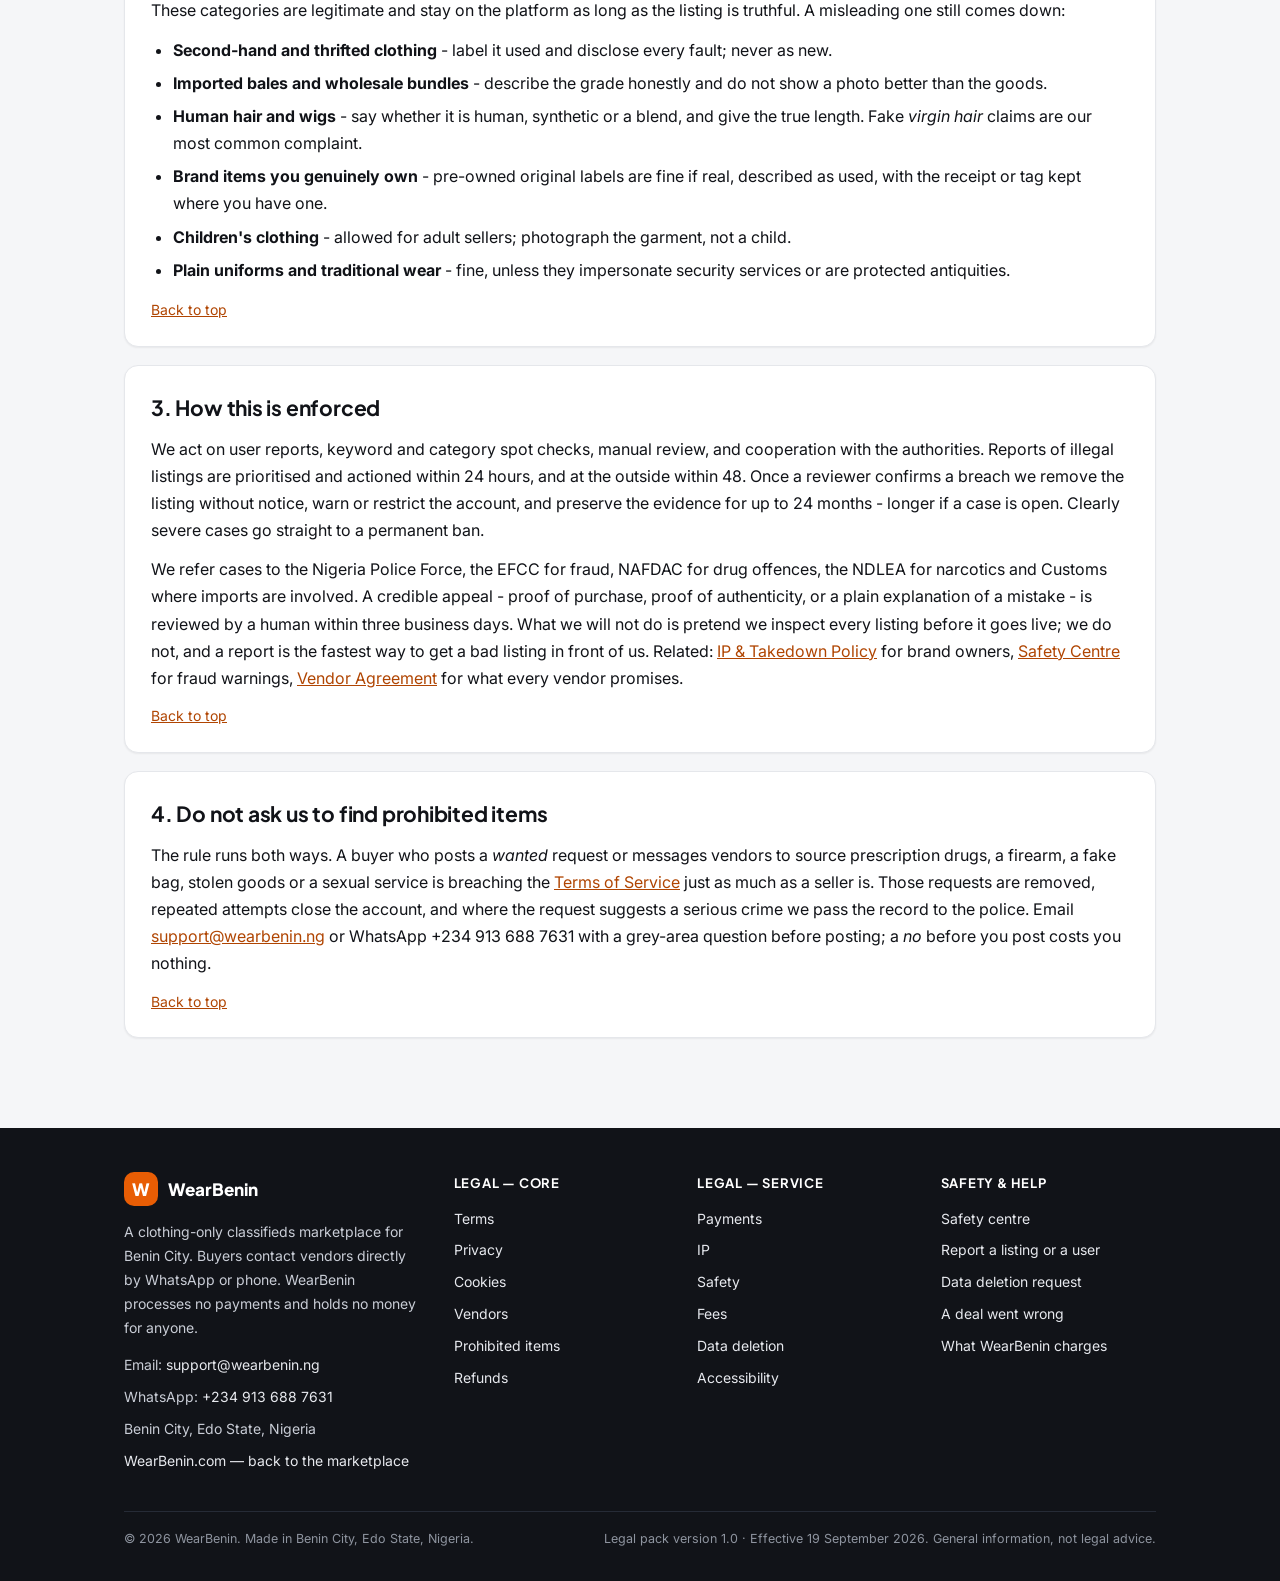
<file: legal/prohibited-items.html>
<!DOCTYPE html>
<html lang="en-NG">
<head>
<meta charset="utf-8">
<meta name="viewport" content="width=device-width, initial-scale=1">
<title>Prohibited &amp; Restricted Items &middot; WearBenin</title>
<meta name="description" content="What you may never list on WearBenin: counterfeits, stolen goods, weapons, protected wildlife products, prescription medicines and adult content.">
<meta name="robots" content="index,follow">
<meta property="og:type" content="article">
<meta property="og:site_name" content="WearBenin">
<meta property="og:title" content="Prohibited &amp; Restricted Items &middot; WearBenin">
<meta property="og:description" content="What you may never list on WearBenin: counterfeits, stolen goods, weapons, protected wildlife products, prescription medicines and adult content.">
<meta name="theme-color" content="#E85D04">
<link rel="preconnect" href="https://fonts.googleapis.com">
<link rel="preconnect" href="https://fonts.gstatic.com" crossorigin>
<link href="https://fonts.googleapis.com/css2?family=Inter:wght@400;500;600;700&family=Plus+Jakarta+Sans:wght@600;700;800&display=swap" rel="stylesheet">
<style>
*,*::before,*::after{box-sizing:border-box}
:root{
  --ink:#111318;--ink-2:#2A2F3A;--muted:#6B7280;--line:#E5E7EB;--line-2:#F0F1F4;
  --canvas:#F5F6F8;--surface:#FFF;--brand:#E85D04;--brand-2:#F48C06;--brand-soft:#FFF4E8;
  --green:#12A150;--amber:#F59E0B;--red:#DC2626;--star:#F59E0B;
  --r-sm:10px;--r-md:14px;--r-lg:20px;--r-pill:999px;
  --sh-sm:0 1px 2px rgba(17,19,24,.06);--sh-md:0 4px 16px rgba(17,19,24,.08);--sh-lg:0 12px 32px rgba(17,19,24,.12);
}
html{-webkit-text-size-adjust:100%}
body{margin:0;background:var(--canvas);color:var(--ink);
  font-family:Inter,-apple-system,BlinkMacSystemFont,"Segoe UI",Roboto,Helvetica,Arial,sans-serif;
  font-size:16px;line-height:1.7;-webkit-font-smoothing:antialiased}
h1,h2,h3,h4,.brand-name{font-family:"Plus Jakarta Sans",Inter,-apple-system,"Segoe UI",sans-serif;letter-spacing:-.01em}
a{color:#B04502}
a:hover{color:var(--brand)}
:focus-visible{outline:3px solid var(--brand);outline-offset:2px;border-radius:4px}
.skip{position:absolute;left:-9999px;top:0;background:#fff;color:var(--ink);padding:10px 14px;z-index:99;border-radius:0 0 var(--r-sm) 0}
.skip:focus{left:0}
.wrap{max-width:1080px;margin:0 auto;padding:0 24px}
/* ---------- header ---------- */
.top{position:sticky;top:0;z-index:40;background:rgba(255,255,255,.94);backdrop-filter:blur(8px);border-bottom:1px solid var(--line)}
.top-in{display:flex;align-items:center;gap:16px;justify-content:space-between;min-height:68px;flex-wrap:wrap;padding-top:8px;padding-bottom:8px}
.brand{display:flex;align-items:center;gap:10px;text-decoration:none;color:var(--ink)}
.mark{width:34px;height:34px;border-radius:10px;background:linear-gradient(135deg,var(--brand),var(--brand-2));
  color:#fff;display:grid;place-items:center;font-weight:800;font-size:17px;font-family:"Plus Jakarta Sans",sans-serif}
.brand-name{font-weight:800;font-size:18px}
.brand-tag{font-size:12.5px;color:var(--muted);border-left:1px solid var(--line);padding-left:10px;margin-left:2px}
.top-actions{display:flex;align-items:center;gap:10px;flex-wrap:wrap}
.btn{display:inline-flex;align-items:center;gap:8px;padding:10px 16px;border-radius:var(--r-pill);font-size:14px;
  font-weight:600;text-decoration:none;border:1px solid transparent;min-height:44px}
.btn-primary{background:var(--brand);color:#fff}
.btn-primary:hover{background:#C94F03;color:#fff}
.btn-ghost{background:#fff;color:var(--ink);border-color:var(--line)}
.btn-ghost:hover{border-color:#d7dae0;color:var(--ink)}
/* ---------- hero ---------- */
.hero{background:linear-gradient(180deg,#fff 0%,#fff 60%,var(--canvas) 100%);border-bottom:1px solid var(--line-2);padding:40px 0 32px}
.crumbs{font-size:12.5px;color:var(--muted);margin:0 0 14px;text-transform:none}
.crumbs a{color:var(--muted);text-decoration:none}
.crumbs a:hover{color:var(--brand)}
.kicker{display:inline-block;background:var(--brand-soft);color:#8F3B01;border:1px solid #FFE0C2;
  border-radius:var(--r-pill);padding:5px 12px;font-size:12.5px;font-weight:600;margin:0 0 14px}
h1{font-size:clamp(28px,4.2vw,40px);line-height:1.15;margin:0 0 12px;font-weight:800}
.lede{font-size:17px;color:var(--ink-2);max-width:74ch;margin:0 0 18px}
.meta{display:flex;gap:10px;flex-wrap:wrap;font-size:12.5px;color:var(--muted)}
.meta span{background:#fff;border:1px solid var(--line);border-radius:var(--r-pill);padding:5px 12px}
.note{margin:22px 0 0;border:1px solid #FFE0C2;background:var(--brand-soft);border-radius:var(--r-md);padding:14px 16px;font-size:14px;color:#5A2B02}
.note strong{color:#8F3B01}
/* ---------- body ---------- */
main{padding:32px 0 64px}
.card{background:var(--surface);border:1px solid var(--line);border-radius:var(--r-md);padding:24px 26px;box-shadow:var(--sh-sm);margin:0 0 18px}
.toc{background:var(--brand-soft);border-color:#FFE0C2}
.toc h2{margin-top:0;font-size:16px}
.toc ol{margin:0;padding-left:20px;columns:2;column-gap:32px}
.toc li{margin:3px 0;font-size:14.5px}
.toc a{text-decoration:none}
.toc a:hover{text-decoration:underline}
section h2{font-size:21px;margin:0 0 10px;font-weight:700}
section h3{font-size:17px;margin:22px 0 8px;font-weight:700}
section p{margin:0 0 12px}
section ul,section ol{margin:0 0 14px;padding-left:22px}
section li{margin:6px 0}
.table-wrap{overflow-x:auto;margin:0 0 14px}
table{border-collapse:collapse;width:100%;font-size:14.5px;min-width:460px}
th,td{border:1px solid var(--line);padding:9px 12px;text-align:left;vertical-align:top}
th{background:#FAFAFB;font-weight:600}
.callout{border-left:4px solid var(--brand);background:#FFFAF5;border-radius:0 var(--r-sm) var(--r-sm) 0;padding:12px 16px;margin:0 0 14px;font-size:14.5px}
.callout.warn{border-left-color:var(--red);background:#FEF4F4}
.callout.ok{border-left-color:var(--green);background:#F2FBF6}
.callout strong{display:inline}
.tag{display:inline-block;font-size:12px;font-weight:600;border-radius:var(--r-pill);padding:2px 10px;background:var(--brand-soft);color:#8F3B01;border:1px solid #FFE0C2}
.tag.no{background:#FEF4F4;color:#9B1C1C;border-color:#FBD5D5}
.tag.yes{background:#F2FBF6;color:#0B6B36;border-color:#C7EBD6}
.contact-grid{display:grid;grid-template-columns:repeat(auto-fit,minmax(220px,1fr));gap:12px;margin:0 0 14px}
.contact-grid div{background:#FAFAFB;border:1px solid var(--line);border-radius:var(--r-sm);padding:12px 14px;font-size:14.5px}
.contact-grid b{display:block;font-size:12.5px;color:var(--muted);text-transform:uppercase;letter-spacing:.04em;margin-bottom:3px}
.backtop{font-size:14px;margin:0}
/* ---------- footer ---------- */
footer.site{background:var(--ink);color:#C9CDD6;padding:44px 0 26px;margin-top:8px;font-size:14px}
footer.site a{color:#E7E9EE;text-decoration:none}
footer.site a:hover{color:var(--brand-2);text-decoration:underline}
.fgrid{display:grid;grid-template-columns:1.4fr 1fr 1fr 1fr;gap:28px}
footer.site h3{color:#fff;font-size:13px;text-transform:uppercase;letter-spacing:.06em;margin:0 0 12px}
footer.site ul{list-style:none;margin:0;padding:0}
footer.site li{margin:0 0 8px}
.fbrand{display:flex;align-items:center;gap:10px;margin-bottom:12px}
.fbrand .mark{background:var(--brand)}
.fbrand span{color:#fff;font-weight:800;font-size:17px;font-family:"Plus Jakarta Sans",sans-serif}
.fbot{border-top:1px solid #262B36;margin-top:30px;padding-top:16px;font-size:12.5px;color:#8E949F;display:flex;justify-content:space-between;gap:14px;flex-wrap:wrap}
.fbot p{margin:0 0 6px}
@media (max-width:900px){.fgrid{grid-template-columns:1fr 1fr}.toc ol{columns:1}}
@media (max-width:560px){.fgrid{grid-template-columns:1fr}.wrap{padding:0 16px}.card{padding:18px 16px}.brand-tag{display:none}}
@media print{.top,.toc,.backtop,footer.site{display:none}.card{box-shadow:none;border-color:#ccc}}
</style>
</head>
<body>
<a class="skip" href="#main">Skip to main content</a>
<header class="top">
  <div class="wrap top-in">
    <a class="brand" href="/">
      <span class="mark" aria-hidden="true">W</span>
      <span class="brand-name">WearBenin</span>
      <span class="brand-tag">Legal &amp; trust</span>
    </a>
    <div class="top-actions">
      <a class="btn btn-ghost" href="/">&larr; Back to WearBenin</a>
      <a class="btn btn-primary" href="mailto:support@wearbenin.ng">Contact support</a>
    </div>
  </div>
</header>
<div class="hero">
  <div class="wrap">
    <p class="crumbs"><a href="/">Home</a> &rsaquo; <a href="prohibited-items.html">Legal</a> &rsaquo; Prohibited Items</p>
    <p class="kicker">Legal &amp; trust centre</p>
    <h1>Prohibited &amp; Restricted Items</h1>
    <p class="lede">Some things must never appear on WearBenin, either because Nigerian law forbids them or because they put buyers and vendors at real risk. This list is deliberately blunt: read it before you post, and if your listing is borderline, ask us first.</p>
    <p class="meta"><span>Version 1.0 &middot; Effective 19 September 2026</span><span>Applies to wearbenin.ng and the WearBenin app</span><span>Contact: support@wearbenin.ng</span></p>
    <p class="note"><strong>Information, not legal advice.</strong> WearBenin is a marketplace team, not a law firm. These pages describe how the platform actually works, written to align with Nigerian law (including the Nigeria Data Protection Act 2023 and the Federal Competition and Consumer Protection Act 2018), They are written to be read, not to hide behind. Unclear? Email <a href="mailto:support@wearbenin.ng">support@wearbenin.ng</a> or WhatsApp +234 913 688 7631.</p>
  </div>
</div>
<main id="main">
  <div class="wrap">
      <nav class="card toc" aria-labelledby="toc-h">
        <h2 id="toc-h">On this page</h2>
        <ol>
        <li><a href="#never">Never list these on WearBenin</a></li>

        <li><a href="#restricted">Allowed, but only with honest description</a></li>

        <li><a href="#enforcement">How this is enforced</a></li>

        <li><a href="#requests">Do not ask us to find prohibited items</a></li>

        </ol>
      </nav>
      <section class="card" id="never">
        <h2>1. Never list these on WearBenin</h2>
<ul>
<li><strong>Counterfeits and fake-branded goods.</strong> No replica sneakers, bags or designer wear sold as original, no bootleg jerseys shown as licensed, no fake labels sewn into plain clothing. Passing off a fake as genuine is an offence under the Merchandise Marks Act and the Trademarks Act. Unbranded or clearly <em>inspired-by</em> items are welcome if you describe them that way.</li>
<li><strong>Stolen, robbed or diverted goods.</strong> Nothing you cannot explain where it came from. Genuine second-hand and thrifted clothing - including imported bales sold as <em>okrika</em> or <em>bend-down-select</em> - is completely welcome; stolen property dressed up as thrift is not.</li>
<li><strong>Weapons and dangerous items.</strong> No firearms, ammunition, magazines, silencers or parts; no military, police or paramilitary uniforms and badges that could be used to impersonate security personnel; no cutlasses, machetes, switchblades, knuckle dusters, tasers or imitation weapons; no explosives or fireworks.</li>
<li><strong>Protected wildlife and animals.</strong> No ivory, elephant hair, pangolin scales, tortoise shell, python or crocodile skin without documented permission, feathers of protected birds, live animals or bushmeat. The Endangered Species (Control of International Trade and Traffic) Act gives effect to CITES in Nigeria, and museum pieces and antiquities are protected by heritage law.</li>
<li><strong>Medicines, drugs and health claims.</strong> No prescription medicines, loose antibiotics, codeine syrups, narcotics, unregistered drugs or supplements making medical claims, blood products or syringes. Only licensed pharmacies sell medicines to the public and NAFDAC keeps the register of approved products. If it goes into a body rather than onto it, it does not belong here.</li>
<li><strong>Adult and intimate content.</strong> No pornography, adult films or magazines, sex toys, escort or sexual services, fetish listing of used underwear, and absolutely no intimate images of any person posted without consent - that is a criminal offence under the Cybercrimes Act 2015 and we report it. Any sexual content involving a minor goes to the Nigeria Police Force immediately and the account is permanently banned with records preserved.</li>
<li><strong>Documents, credentials and finance.</strong> No passports, national identity documents or NIN slips, licences, voters' cards, school or university certificates, exam assistance, bank accounts, another person's SIM, POS terminals, loan or investment offers, cryptocurrency trading or betting accounts.</li>
</ul>
        <p class="backtop"><a href="#main">Back to top</a></p>
      </section>
      <section class="card" id="restricted">
        <h2>2. Allowed, but only with honest description</h2>
<p>These categories are legitimate and stay on the platform as long as the listing is truthful. A misleading one still comes down:</p>
<ul>
<li><strong>Second-hand and thrifted clothing</strong> - label it used and disclose every fault; never as new.</li>
<li><strong>Imported bales and wholesale bundles</strong> - describe the grade honestly and do not show a photo better than the goods.</li>
<li><strong>Human hair and wigs</strong> - say whether it is human, synthetic or a blend, and give the true length. Fake <em>virgin hair</em> claims are our most common complaint.</li>
<li><strong>Brand items you genuinely own</strong> - pre-owned original labels are fine if real, described as used, with the receipt or tag kept where you have one.</li>
<li><strong>Children's clothing</strong> - allowed for adult sellers; photograph the garment, not a child.</li>
<li><strong>Plain uniforms and traditional wear</strong> - fine, unless they impersonate security services or are protected antiquities.</li>
</ul>
        <p class="backtop"><a href="#main">Back to top</a></p>
      </section>
      <section class="card" id="enforcement">
        <h2>3. How this is enforced</h2>
<p>We act on user reports, keyword and category spot checks, manual review, and cooperation with the authorities. Reports of illegal listings are prioritised and actioned within 24 hours, and at the outside within 48. Once a reviewer confirms a breach we remove the listing without notice, warn or restrict the account, and preserve the evidence for up to 24 months - longer if a case is open. Clearly severe cases go straight to a permanent ban.</p>
<p>We refer cases to the Nigeria Police Force, the EFCC for fraud, NAFDAC for drug offences, the NDLEA for narcotics and Customs where imports are involved. A credible appeal - proof of purchase, proof of authenticity, or a plain explanation of a mistake - is reviewed by a human within three business days. What we will not do is pretend we inspect every listing before it goes live; we do not, and a report is the fastest way to get a bad listing in front of us. Related: <a href='ip-takedown.html'>IP &amp; Takedown Policy</a> for brand owners, <a href='community-safety.html'>Safety Centre</a> for fraud warnings, <a href='vendor-agreement.html'>Vendor Agreement</a> for what every vendor promises.</p>
        <p class="backtop"><a href="#main">Back to top</a></p>
      </section>
      <section class="card" id="requests">
        <h2>4. Do not ask us to find prohibited items</h2>
<p>The rule runs both ways. A buyer who posts a <em>wanted</em> request or messages vendors to source prescription drugs, a firearm, a fake bag, stolen goods or a sexual service is breaching the <a href='terms.html'>Terms of Service</a> just as much as a seller is. Those requests are removed, repeated attempts close the account, and where the request suggests a serious crime we pass the record to the police. Email <a href='mailto:support@wearbenin.ng'>support@wearbenin.ng</a> or WhatsApp +234 913 688 7631 with a grey-area question before posting; a <em>no</em> before you post costs you nothing.</p>
        <p class="backtop"><a href="#main">Back to top</a></p>
      </section>
  </div>
</main>
  <footer class="site">
    <div class="wrap">
      <div class="fgrid">
        <div>
          <div class="fbrand"><span class="mark" aria-hidden="true">W</span><span>WearBenin</span></div>
          <p>A clothing-only classifieds marketplace for Benin City. Buyers contact vendors directly by WhatsApp or phone. WearBenin processes no payments and holds no money for anyone.</p>
          <ul>
            <li>Email: <a href="mailto:support@wearbenin.ng">support@wearbenin.ng</a></li>
            <li>WhatsApp: <a href="https://wa.me/2349136887631" rel="noopener" target="_blank">+234 913 688 7631</a></li>
            <li>Benin City, Edo State, Nigeria</li>
            <li><a href="/">WearBenin.com &mdash; back to the marketplace</a></li>
          </ul>
        </div>
        <div>
          <h3>Legal &mdash; core</h3>
          <ul>
          <li><a href="terms.html">Terms</a></li>
          <li><a href="privacy.html">Privacy</a></li>
          <li><a href="cookies.html">Cookies</a></li>
          <li><a href="vendor-agreement.html">Vendors</a></li>
          <li><a href="prohibited-items.html" aria-current="page">Prohibited items</a></li>
          <li><a href="refunds-disputes.html">Refunds</a></li>
          </ul>
        </div>
        <div>
          <h3>Legal &mdash; service</h3>
          <ul>
          <li><a href="payments-delivery.html">Payments</a></li>
          <li><a href="ip-takedown.html">IP</a></li>
          <li><a href="community-safety.html">Safety</a></li>
          <li><a href="fees.html">Fees</a></li>
          <li><a href="data-deletion.html">Data deletion</a></li>
          <li><a href="accessibility.html">Accessibility</a></li>
          </ul>
        </div>
        <div>
          <h3>Safety &amp; help</h3>
          <ul>
            <li><a href="community-safety.html">Safety centre</a></li>
            <li><a href="mailto:support@wearbenin.ng?subject=Report%20abuse%20on%20WearBenin">Report a listing or a user</a></li>
            <li><a href="mailto:support@wearbenin.ng?subject=Data%20deletion%20request">Data deletion request</a></li>
            <li><a href="refunds-disputes.html">A deal went wrong</a></li>
            <li><a href="fees.html">What WearBenin charges</a></li>
          </ul>
        </div>
      </div>
      <div class="fbot">
        <p>&copy; 2026 WearBenin. Made in Benin City, Edo State, Nigeria.</p>
        <p>Legal pack version 1.0 &middot; Effective 19 September 2026. General information, not legal advice.</p>
      </div>
    </div>
  </footer>

</body>
</html>
</file>
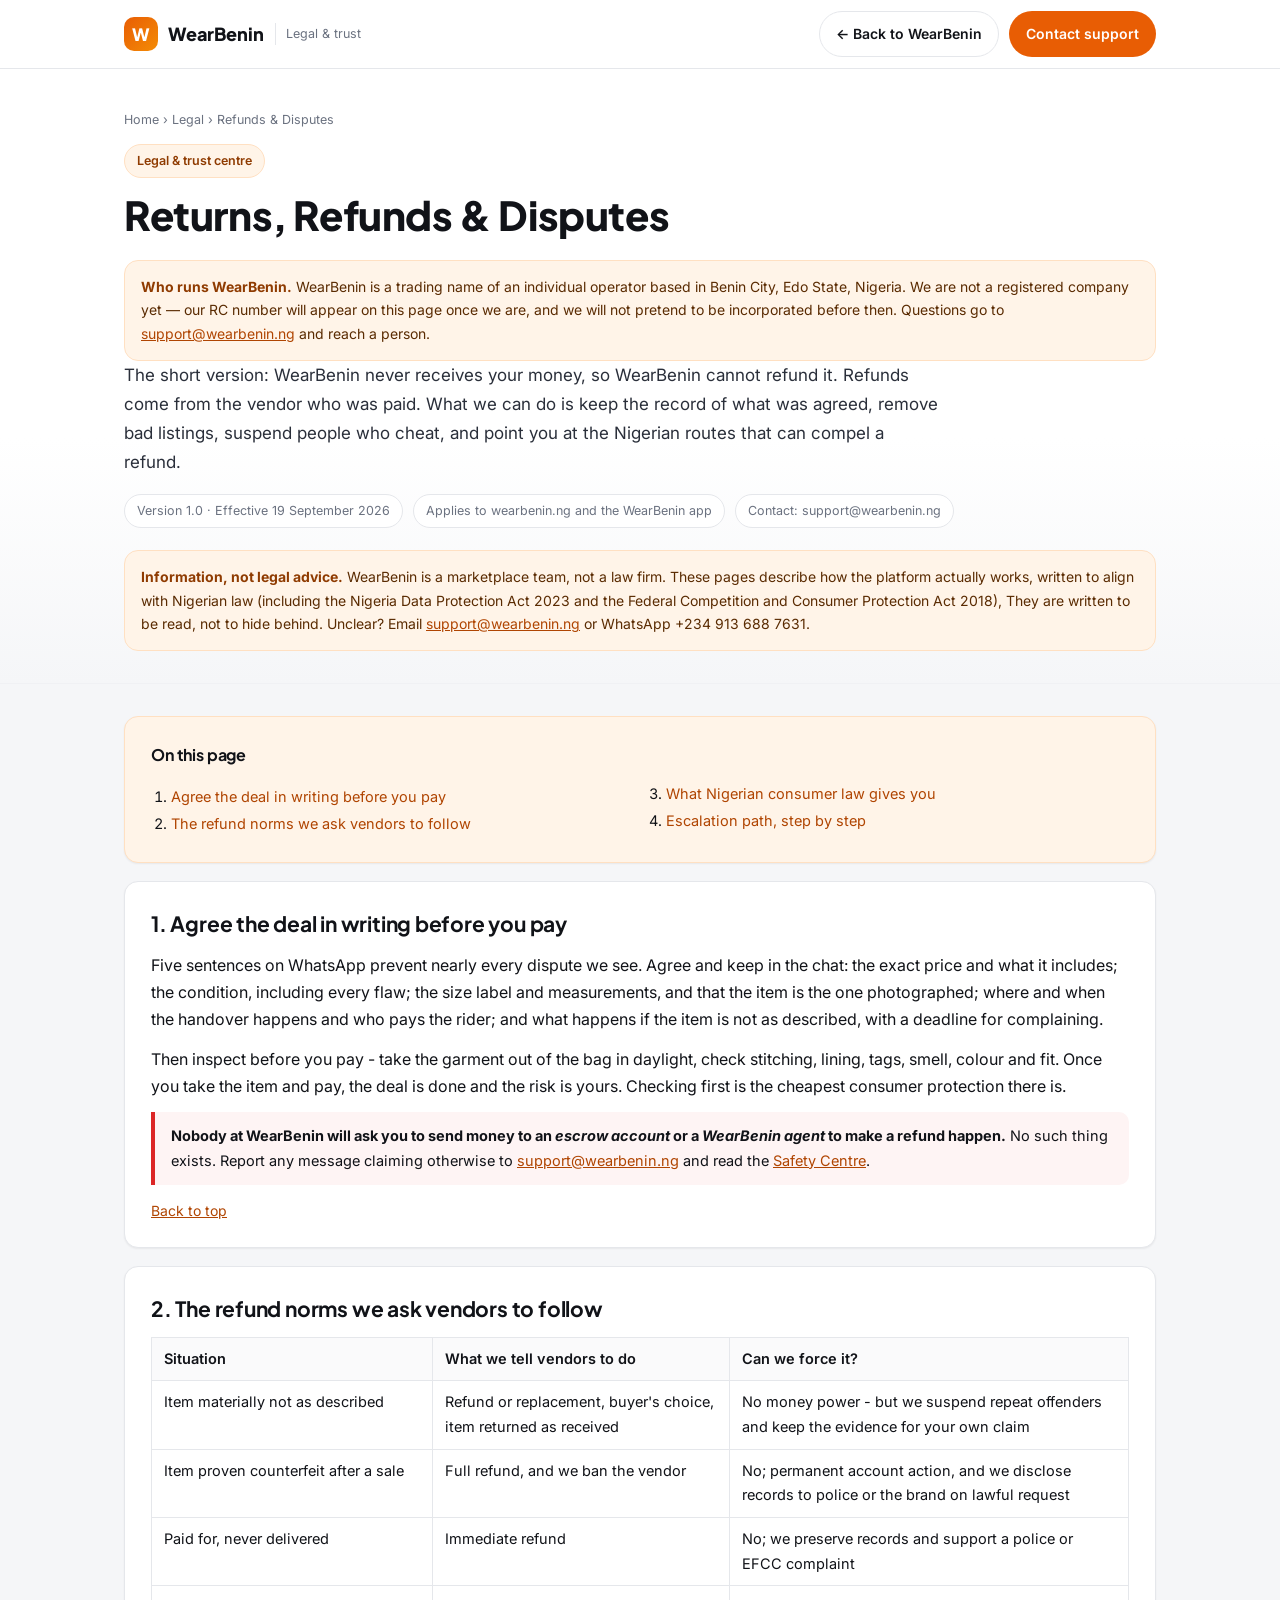
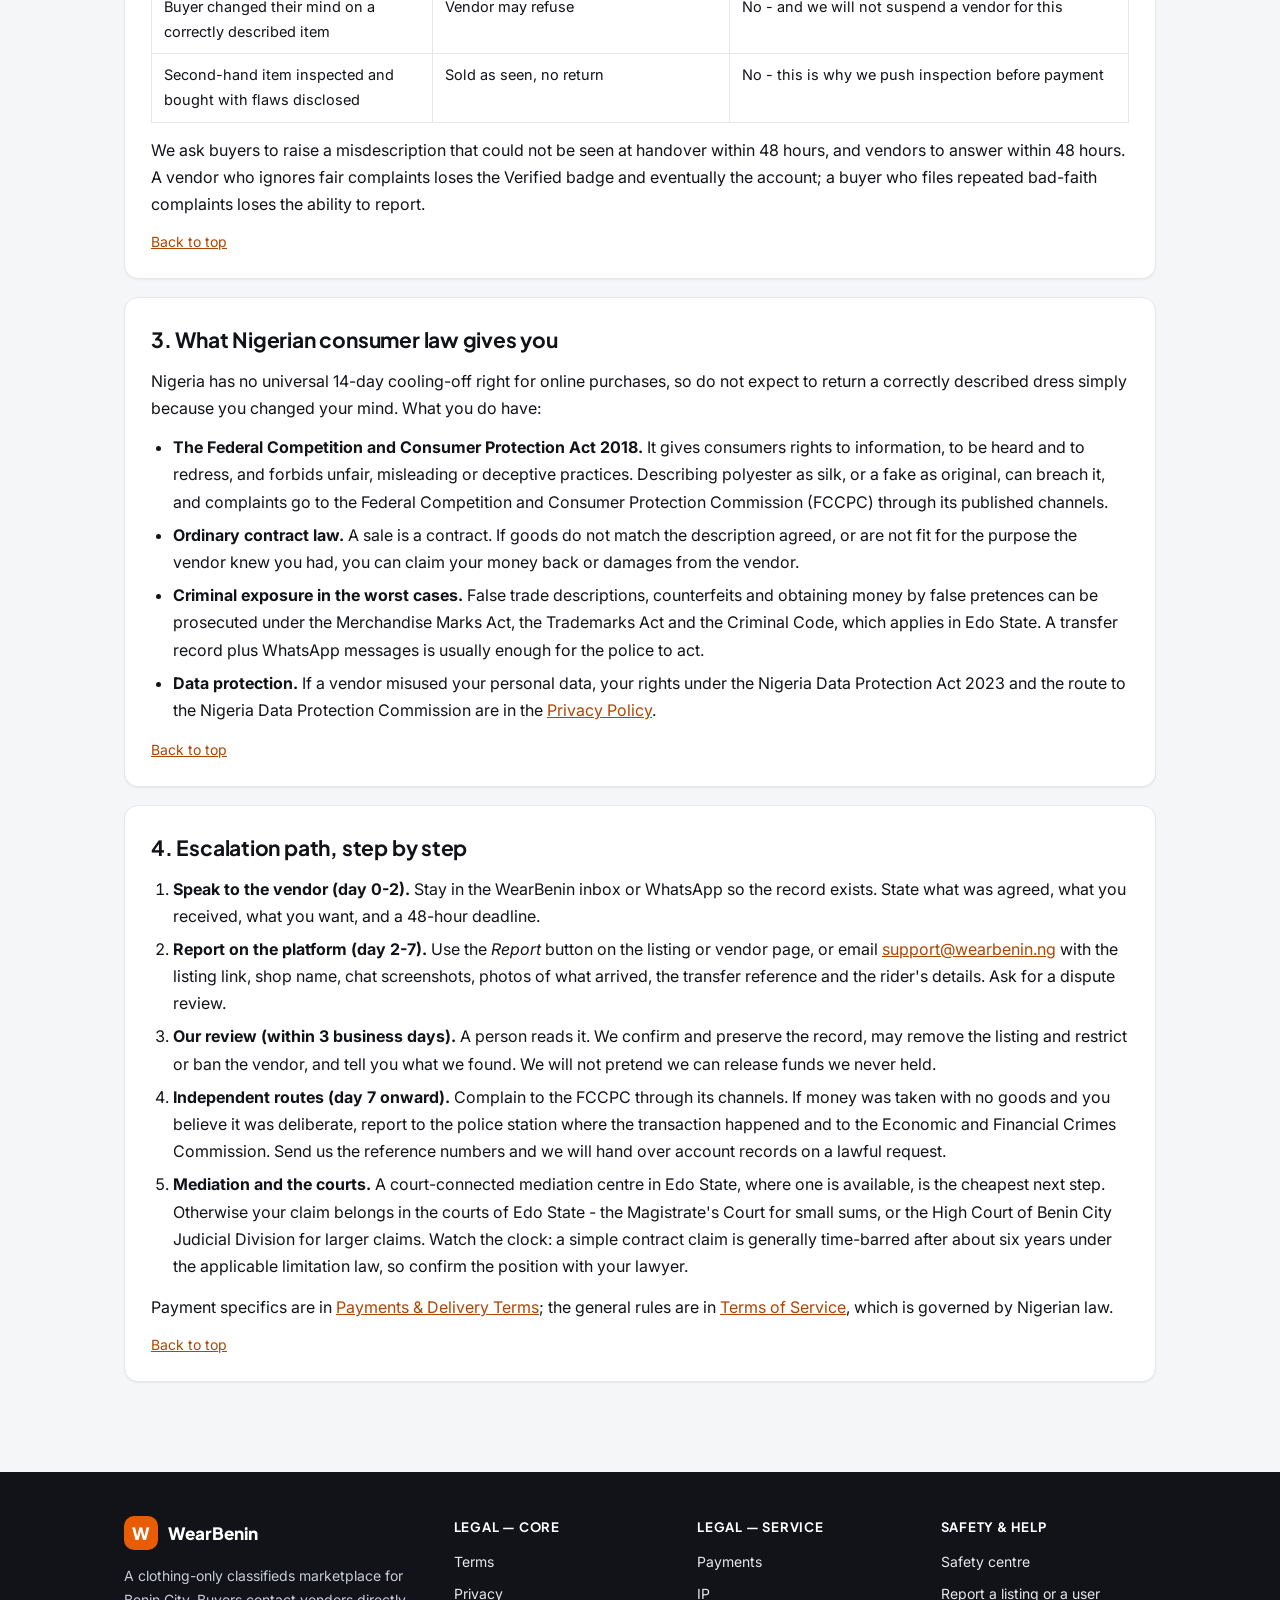
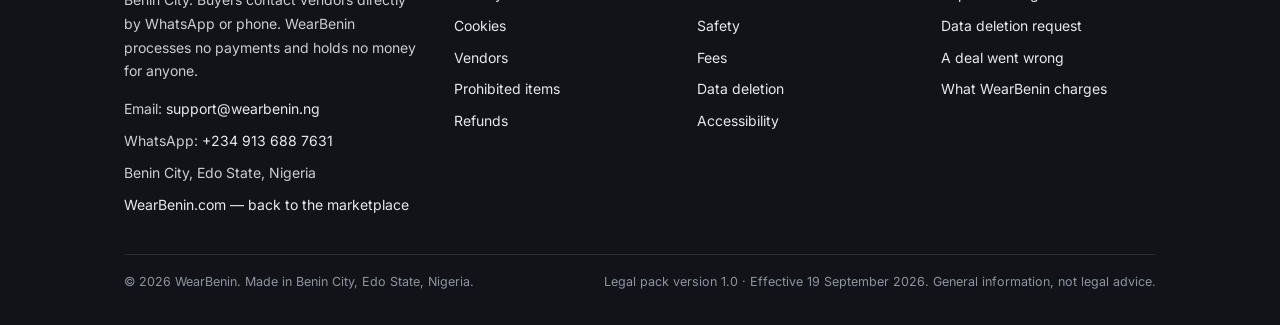
<file: legal/refunds-disputes.html>
<!DOCTYPE html>
<html lang="en-NG">
<head>
<meta charset="utf-8">
<meta name="viewport" content="width=device-width, initial-scale=1">
<title>Returns, Refunds &amp; Disputes &middot; WearBenin</title>
<meta name="description" content="How returns, refunds and disputes work on WearBenin, and the escalation path under Nigerian consumer protection law.">
<meta name="robots" content="index,follow">
<meta property="og:type" content="article">
<meta property="og:site_name" content="WearBenin">
<meta property="og:title" content="Returns, Refunds &amp; Disputes &middot; WearBenin">
<meta property="og:description" content="How returns, refunds and disputes work on WearBenin, and the escalation path under Nigerian consumer protection law.">
<meta name="theme-color" content="#E85D04">
<link rel="preconnect" href="https://fonts.googleapis.com">
<link rel="preconnect" href="https://fonts.gstatic.com" crossorigin>
<link href="https://fonts.googleapis.com/css2?family=Inter:wght@400;500;600;700&family=Plus+Jakarta+Sans:wght@600;700;800&display=swap" rel="stylesheet">
<style>
*,*::before,*::after{box-sizing:border-box}
:root{
  --ink:#111318;--ink-2:#2A2F3A;--muted:#6B7280;--line:#E5E7EB;--line-2:#F0F1F4;
  --canvas:#F5F6F8;--surface:#FFF;--brand:#E85D04;--brand-2:#F48C06;--brand-soft:#FFF4E8;
  --green:#12A150;--amber:#F59E0B;--red:#DC2626;--star:#F59E0B;
  --r-sm:10px;--r-md:14px;--r-lg:20px;--r-pill:999px;
  --sh-sm:0 1px 2px rgba(17,19,24,.06);--sh-md:0 4px 16px rgba(17,19,24,.08);--sh-lg:0 12px 32px rgba(17,19,24,.12);
}
html{-webkit-text-size-adjust:100%}
body{margin:0;background:var(--canvas);color:var(--ink);
  font-family:Inter,-apple-system,BlinkMacSystemFont,"Segoe UI",Roboto,Helvetica,Arial,sans-serif;
  font-size:16px;line-height:1.7;-webkit-font-smoothing:antialiased}
h1,h2,h3,h4,.brand-name{font-family:"Plus Jakarta Sans",Inter,-apple-system,"Segoe UI",sans-serif;letter-spacing:-.01em}
a{color:#B04502}
a:hover{color:var(--brand)}
:focus-visible{outline:3px solid var(--brand);outline-offset:2px;border-radius:4px}
.skip{position:absolute;left:-9999px;top:0;background:#fff;color:var(--ink);padding:10px 14px;z-index:99;border-radius:0 0 var(--r-sm) 0}
.skip:focus{left:0}
.wrap{max-width:1080px;margin:0 auto;padding:0 24px}
/* ---------- header ---------- */
.top{position:sticky;top:0;z-index:40;background:rgba(255,255,255,.94);backdrop-filter:blur(8px);border-bottom:1px solid var(--line)}
.top-in{display:flex;align-items:center;gap:16px;justify-content:space-between;min-height:68px;flex-wrap:wrap;padding-top:8px;padding-bottom:8px}
.brand{display:flex;align-items:center;gap:10px;text-decoration:none;color:var(--ink)}
.mark{width:34px;height:34px;border-radius:10px;background:linear-gradient(135deg,var(--brand),var(--brand-2));
  color:#fff;display:grid;place-items:center;font-weight:800;font-size:17px;font-family:"Plus Jakarta Sans",sans-serif}
.brand-name{font-weight:800;font-size:18px}
.brand-tag{font-size:12.5px;color:var(--muted);border-left:1px solid var(--line);padding-left:10px;margin-left:2px}
.top-actions{display:flex;align-items:center;gap:10px;flex-wrap:wrap}
.btn{display:inline-flex;align-items:center;gap:8px;padding:10px 16px;border-radius:var(--r-pill);font-size:14px;
  font-weight:600;text-decoration:none;border:1px solid transparent;min-height:44px}
.btn-primary{background:var(--brand);color:#fff}
.btn-primary:hover{background:#C94F03;color:#fff}
.btn-ghost{background:#fff;color:var(--ink);border-color:var(--line)}
.btn-ghost:hover{border-color:#d7dae0;color:var(--ink)}
/* ---------- hero ---------- */
.hero{background:linear-gradient(180deg,#fff 0%,#fff 60%,var(--canvas) 100%);border-bottom:1px solid var(--line-2);padding:40px 0 32px}
.crumbs{font-size:12.5px;color:var(--muted);margin:0 0 14px;text-transform:none}
.crumbs a{color:var(--muted);text-decoration:none}
.crumbs a:hover{color:var(--brand)}
.kicker{display:inline-block;background:var(--brand-soft);color:#8F3B01;border:1px solid #FFE0C2;
  border-radius:var(--r-pill);padding:5px 12px;font-size:12.5px;font-weight:600;margin:0 0 14px}
h1{font-size:clamp(28px,4.2vw,40px);line-height:1.15;margin:0 0 12px;font-weight:800}
.lede{font-size:17px;color:var(--ink-2);max-width:74ch;margin:0 0 18px}
.meta{display:flex;gap:10px;flex-wrap:wrap;font-size:12.5px;color:var(--muted)}
.meta span{background:#fff;border:1px solid var(--line);border-radius:var(--r-pill);padding:5px 12px}
.note{margin:22px 0 0;border:1px solid #FFE0C2;background:var(--brand-soft);border-radius:var(--r-md);padding:14px 16px;font-size:14px;color:#5A2B02}
.note strong{color:#8F3B01}
/* ---------- body ---------- */
main{padding:32px 0 64px}
.card{background:var(--surface);border:1px solid var(--line);border-radius:var(--r-md);padding:24px 26px;box-shadow:var(--sh-sm);margin:0 0 18px}
.toc{background:var(--brand-soft);border-color:#FFE0C2}
.toc h2{margin-top:0;font-size:16px}
.toc ol{margin:0;padding-left:20px;columns:2;column-gap:32px}
.toc li{margin:3px 0;font-size:14.5px}
.toc a{text-decoration:none}
.toc a:hover{text-decoration:underline}
section h2{font-size:21px;margin:0 0 10px;font-weight:700}
section h3{font-size:17px;margin:22px 0 8px;font-weight:700}
section p{margin:0 0 12px}
section ul,section ol{margin:0 0 14px;padding-left:22px}
section li{margin:6px 0}
.table-wrap{overflow-x:auto;margin:0 0 14px}
table{border-collapse:collapse;width:100%;font-size:14.5px;min-width:460px}
th,td{border:1px solid var(--line);padding:9px 12px;text-align:left;vertical-align:top}
th{background:#FAFAFB;font-weight:600}
.callout{border-left:4px solid var(--brand);background:#FFFAF5;border-radius:0 var(--r-sm) var(--r-sm) 0;padding:12px 16px;margin:0 0 14px;font-size:14.5px}
.callout.warn{border-left-color:var(--red);background:#FEF4F4}
.callout.ok{border-left-color:var(--green);background:#F2FBF6}
.callout strong{display:inline}
.tag{display:inline-block;font-size:12px;font-weight:600;border-radius:var(--r-pill);padding:2px 10px;background:var(--brand-soft);color:#8F3B01;border:1px solid #FFE0C2}
.tag.no{background:#FEF4F4;color:#9B1C1C;border-color:#FBD5D5}
.tag.yes{background:#F2FBF6;color:#0B6B36;border-color:#C7EBD6}
.contact-grid{display:grid;grid-template-columns:repeat(auto-fit,minmax(220px,1fr));gap:12px;margin:0 0 14px}
.contact-grid div{background:#FAFAFB;border:1px solid var(--line);border-radius:var(--r-sm);padding:12px 14px;font-size:14.5px}
.contact-grid b{display:block;font-size:12.5px;color:var(--muted);text-transform:uppercase;letter-spacing:.04em;margin-bottom:3px}
.backtop{font-size:14px;margin:0}
/* ---------- footer ---------- */
footer.site{background:var(--ink);color:#C9CDD6;padding:44px 0 26px;margin-top:8px;font-size:14px}
footer.site a{color:#E7E9EE;text-decoration:none}
footer.site a:hover{color:var(--brand-2);text-decoration:underline}
.fgrid{display:grid;grid-template-columns:1.4fr 1fr 1fr 1fr;gap:28px}
footer.site h3{color:#fff;font-size:13px;text-transform:uppercase;letter-spacing:.06em;margin:0 0 12px}
footer.site ul{list-style:none;margin:0;padding:0}
footer.site li{margin:0 0 8px}
.fbrand{display:flex;align-items:center;gap:10px;margin-bottom:12px}
.fbrand .mark{background:var(--brand)}
.fbrand span{color:#fff;font-weight:800;font-size:17px;font-family:"Plus Jakarta Sans",sans-serif}
.fbot{border-top:1px solid #262B36;margin-top:30px;padding-top:16px;font-size:12.5px;color:#8E949F;display:flex;justify-content:space-between;gap:14px;flex-wrap:wrap}
.fbot p{margin:0 0 6px}
@media (max-width:900px){.fgrid{grid-template-columns:1fr 1fr}.toc ol{columns:1}}
@media (max-width:560px){.fgrid{grid-template-columns:1fr}.wrap{padding:0 16px}.card{padding:18px 16px}.brand-tag{display:none}}
@media print{.top,.toc,.backtop,footer.site{display:none}.card{box-shadow:none;border-color:#ccc}}
</style>
</head>
<body>
<a class="skip" href="#main">Skip to main content</a>
<header class="top">
  <div class="wrap top-in">
    <a class="brand" href="/">
      <span class="mark" aria-hidden="true">W</span>
      <span class="brand-name">WearBenin</span>
      <span class="brand-tag">Legal &amp; trust</span>
    </a>
    <div class="top-actions">
      <a class="btn btn-ghost" href="/">&larr; Back to WearBenin</a>
      <a class="btn btn-primary" href="mailto:support@wearbenin.ng">Contact support</a>
    </div>
  </div>
</header>
<div class="hero">
  <div class="wrap">
    <p class="crumbs"><a href="/">Home</a> &rsaquo; <a href="refunds-disputes.html">Legal</a> &rsaquo; Refunds &amp; Disputes</p>
    <p class="kicker">Legal &amp; trust centre</p>
    <h1>Returns, Refunds &amp; Disputes</h1>
<p class="note"><strong>Who runs WearBenin.</strong> WearBenin is a trading name of an individual operator based in Benin City, Edo State, Nigeria. We are not a registered company yet — our RC number will appear on this page once we are, and we will not pretend to be incorporated before then. Questions go to <a href='mailto:support@wearbenin.ng'>support@wearbenin.ng</a> and reach a person.</p>
    <p class="lede">The short version: WearBenin never receives your money, so WearBenin cannot refund it. Refunds come from the vendor who was paid. What we can do is keep the record of what was agreed, remove bad listings, suspend people who cheat, and point you at the Nigerian routes that can compel a refund.</p>
    <p class="meta"><span>Version 1.0 &middot; Effective 19 September 2026</span><span>Applies to wearbenin.ng and the WearBenin app</span><span>Contact: support@wearbenin.ng</span></p>
    <p class="note"><strong>Information, not legal advice.</strong> WearBenin is a marketplace team, not a law firm. These pages describe how the platform actually works, written to align with Nigerian law (including the Nigeria Data Protection Act 2023 and the Federal Competition and Consumer Protection Act 2018), They are written to be read, not to hide behind. Unclear? Email <a href="mailto:support@wearbenin.ng">support@wearbenin.ng</a> or WhatsApp +234 913 688 7631.</p>
  </div>
</div>
<main id="main">
  <div class="wrap">
      <nav class="card toc" aria-labelledby="toc-h">
        <h2 id="toc-h">On this page</h2>
        <ol>
        <li><a href="#before">Agree the deal in writing before you pay</a></li>

        <li><a href="#norms">The refund norms we ask vendors to follow</a></li>

        <li><a href="#law">What Nigerian consumer law gives you</a></li>

        <li><a href="#escalate">Escalation path, step by step</a></li>

        </ol>
      </nav>
      <section class="card" id="before">
        <h2>1. Agree the deal in writing before you pay</h2>
<p>Five sentences on WhatsApp prevent nearly every dispute we see. Agree and keep in the chat: the exact price and what it includes; the condition, including every flaw; the size label and measurements, and that the item is the one photographed; where and when the handover happens and who pays the rider; and what happens if the item is not as described, with a deadline for complaining.</p>
<p>Then inspect before you pay - take the garment out of the bag in daylight, check stitching, lining, tags, smell, colour and fit. Once you take the item and pay, the deal is done and the risk is yours. Checking first is the cheapest consumer protection there is.</p>
<div class='callout warn'><strong>Nobody at WearBenin will ask you to send money to an <em>escrow account</em> or a <em>WearBenin agent</em> to make a refund happen.</strong> No such thing exists. Report any message claiming otherwise to <a href='mailto:support@wearbenin.ng'>support@wearbenin.ng</a> and read the <a href='community-safety.html'>Safety Centre</a>.</div>
        <p class="backtop"><a href="#main">Back to top</a></p>
      </section>
      <section class="card" id="norms">
        <h2>2. The refund norms we ask vendors to follow</h2>
<div class='table-wrap'><table>
<tr><th>Situation</th><th>What we tell vendors to do</th><th>Can we force it?</th></tr>
<tr><td>Item materially not as described</td><td>Refund or replacement, buyer's choice, item returned as received</td><td>No money power - but we suspend repeat offenders and keep the evidence for your own claim</td></tr>
<tr><td>Item proven counterfeit after a sale</td><td>Full refund, and we ban the vendor</td><td>No; permanent account action, and we disclose records to police or the brand on lawful request</td></tr>
<tr><td>Paid for, never delivered</td><td>Immediate refund</td><td>No; we preserve records and support a police or EFCC complaint</td></tr>
<tr><td>Buyer changed their mind on a correctly described item</td><td>Vendor may refuse</td><td>No - and we will not suspend a vendor for this</td></tr>
<tr><td>Second-hand item inspected and bought with flaws disclosed</td><td>Sold as seen, no return</td><td>No - this is why we push inspection before payment</td></tr>
</table></div>
<p>We ask buyers to raise a misdescription that could not be seen at handover within 48 hours, and vendors to answer within 48 hours. A vendor who ignores fair complaints loses the Verified badge and eventually the account; a buyer who files repeated bad-faith complaints loses the ability to report.</p>
        <p class="backtop"><a href="#main">Back to top</a></p>
      </section>
      <section class="card" id="law">
        <h2>3. What Nigerian consumer law gives you</h2>
<p>Nigeria has no universal 14-day cooling-off right for online purchases, so do not expect to return a correctly described dress simply because you changed your mind. What you do have:</p>
<ul>
<li><strong>The Federal Competition and Consumer Protection Act 2018.</strong> It gives consumers rights to information, to be heard and to redress, and forbids unfair, misleading or deceptive practices. Describing polyester as silk, or a fake as original, can breach it, and complaints go to the Federal Competition and Consumer Protection Commission (FCCPC) through its published channels.</li>
<li><strong>Ordinary contract law.</strong> A sale is a contract. If goods do not match the description agreed, or are not fit for the purpose the vendor knew you had, you can claim your money back or damages from the vendor.</li>
<li><strong>Criminal exposure in the worst cases.</strong> False trade descriptions, counterfeits and obtaining money by false pretences can be prosecuted under the Merchandise Marks Act, the Trademarks Act and the Criminal Code, which applies in Edo State. A transfer record plus WhatsApp messages is usually enough for the police to act.</li>
<li><strong>Data protection.</strong> If a vendor misused your personal data, your rights under the Nigeria Data Protection Act 2023 and the route to the Nigeria Data Protection Commission are in the <a href='privacy.html'>Privacy Policy</a>.</li>
</ul>
        <p class="backtop"><a href="#main">Back to top</a></p>
      </section>
      <section class="card" id="escalate">
        <h2>4. Escalation path, step by step</h2>
<ol>
<li><strong>Speak to the vendor (day 0-2).</strong> Stay in the WearBenin inbox or WhatsApp so the record exists. State what was agreed, what you received, what you want, and a 48-hour deadline.</li>
<li><strong>Report on the platform (day 2-7).</strong> Use the <em>Report</em> button on the listing or vendor page, or email <a href='mailto:support@wearbenin.ng'>support@wearbenin.ng</a> with the listing link, shop name, chat screenshots, photos of what arrived, the transfer reference and the rider's details. Ask for a dispute review.</li>
<li><strong>Our review (within 3 business days).</strong> A person reads it. We confirm and preserve the record, may remove the listing and restrict or ban the vendor, and tell you what we found. We will not pretend we can release funds we never held.</li>
<li><strong>Independent routes (day 7 onward).</strong> Complain to the FCCPC through its channels. If money was taken with no goods and you believe it was deliberate, report to the police station where the transaction happened and to the Economic and Financial Crimes Commission. Send us the reference numbers and we will hand over account records on a lawful request.</li>
<li><strong>Mediation and the courts.</strong> A court-connected mediation centre in Edo State, where one is available, is the cheapest next step. Otherwise your claim belongs in the courts of Edo State - the Magistrate's Court for small sums, or the High Court of Benin City Judicial Division for larger claims. Watch the clock: a simple contract claim is generally time-barred after about six years under the applicable limitation law, so confirm the position with your lawyer.</li>
</ol>
<p>Payment specifics are in <a href='payments-delivery.html'>Payments &amp; Delivery Terms</a>; the general rules are in <a href='terms.html'>Terms of Service</a>, which is governed by Nigerian law.</p>
        <p class="backtop"><a href="#main">Back to top</a></p>
      </section>
  </div>
</main>
  <footer class="site">
    <div class="wrap">
      <div class="fgrid">
        <div>
          <div class="fbrand"><span class="mark" aria-hidden="true">W</span><span>WearBenin</span></div>
          <p>A clothing-only classifieds marketplace for Benin City. Buyers contact vendors directly by WhatsApp or phone. WearBenin processes no payments and holds no money for anyone.</p>
          <ul>
            <li>Email: <a href="mailto:support@wearbenin.ng">support@wearbenin.ng</a></li>
            <li>WhatsApp: <a href="https://wa.me/2349136887631" rel="noopener" target="_blank">+234 913 688 7631</a></li>
            <li>Benin City, Edo State, Nigeria</li>
            <li><a href="/">WearBenin.com &mdash; back to the marketplace</a></li>
          </ul>
        </div>
        <div>
          <h3>Legal &mdash; core</h3>
          <ul>
          <li><a href="terms.html">Terms</a></li>
          <li><a href="privacy.html">Privacy</a></li>
          <li><a href="cookies.html">Cookies</a></li>
          <li><a href="vendor-agreement.html">Vendors</a></li>
          <li><a href="prohibited-items.html">Prohibited items</a></li>
          <li><a href="refunds-disputes.html" aria-current="page">Refunds</a></li>
          </ul>
        </div>
        <div>
          <h3>Legal &mdash; service</h3>
          <ul>
          <li><a href="payments-delivery.html">Payments</a></li>
          <li><a href="ip-takedown.html">IP</a></li>
          <li><a href="community-safety.html">Safety</a></li>
          <li><a href="fees.html">Fees</a></li>
          <li><a href="data-deletion.html">Data deletion</a></li>
          <li><a href="accessibility.html">Accessibility</a></li>
          </ul>
        </div>
        <div>
          <h3>Safety &amp; help</h3>
          <ul>
            <li><a href="community-safety.html">Safety centre</a></li>
            <li><a href="mailto:support@wearbenin.ng?subject=Report%20abuse%20on%20WearBenin">Report a listing or a user</a></li>
            <li><a href="mailto:support@wearbenin.ng?subject=Data%20deletion%20request">Data deletion request</a></li>
            <li><a href="refunds-disputes.html">A deal went wrong</a></li>
            <li><a href="fees.html">What WearBenin charges</a></li>
          </ul>
        </div>
      </div>
      <div class="fbot">
        <p>&copy; 2026 WearBenin. Made in Benin City, Edo State, Nigeria.</p>
        <p>Legal pack version 1.0 &middot; Effective 19 September 2026. General information, not legal advice.</p>
      </div>
    </div>
  </footer>

</body>
</html>
</file>
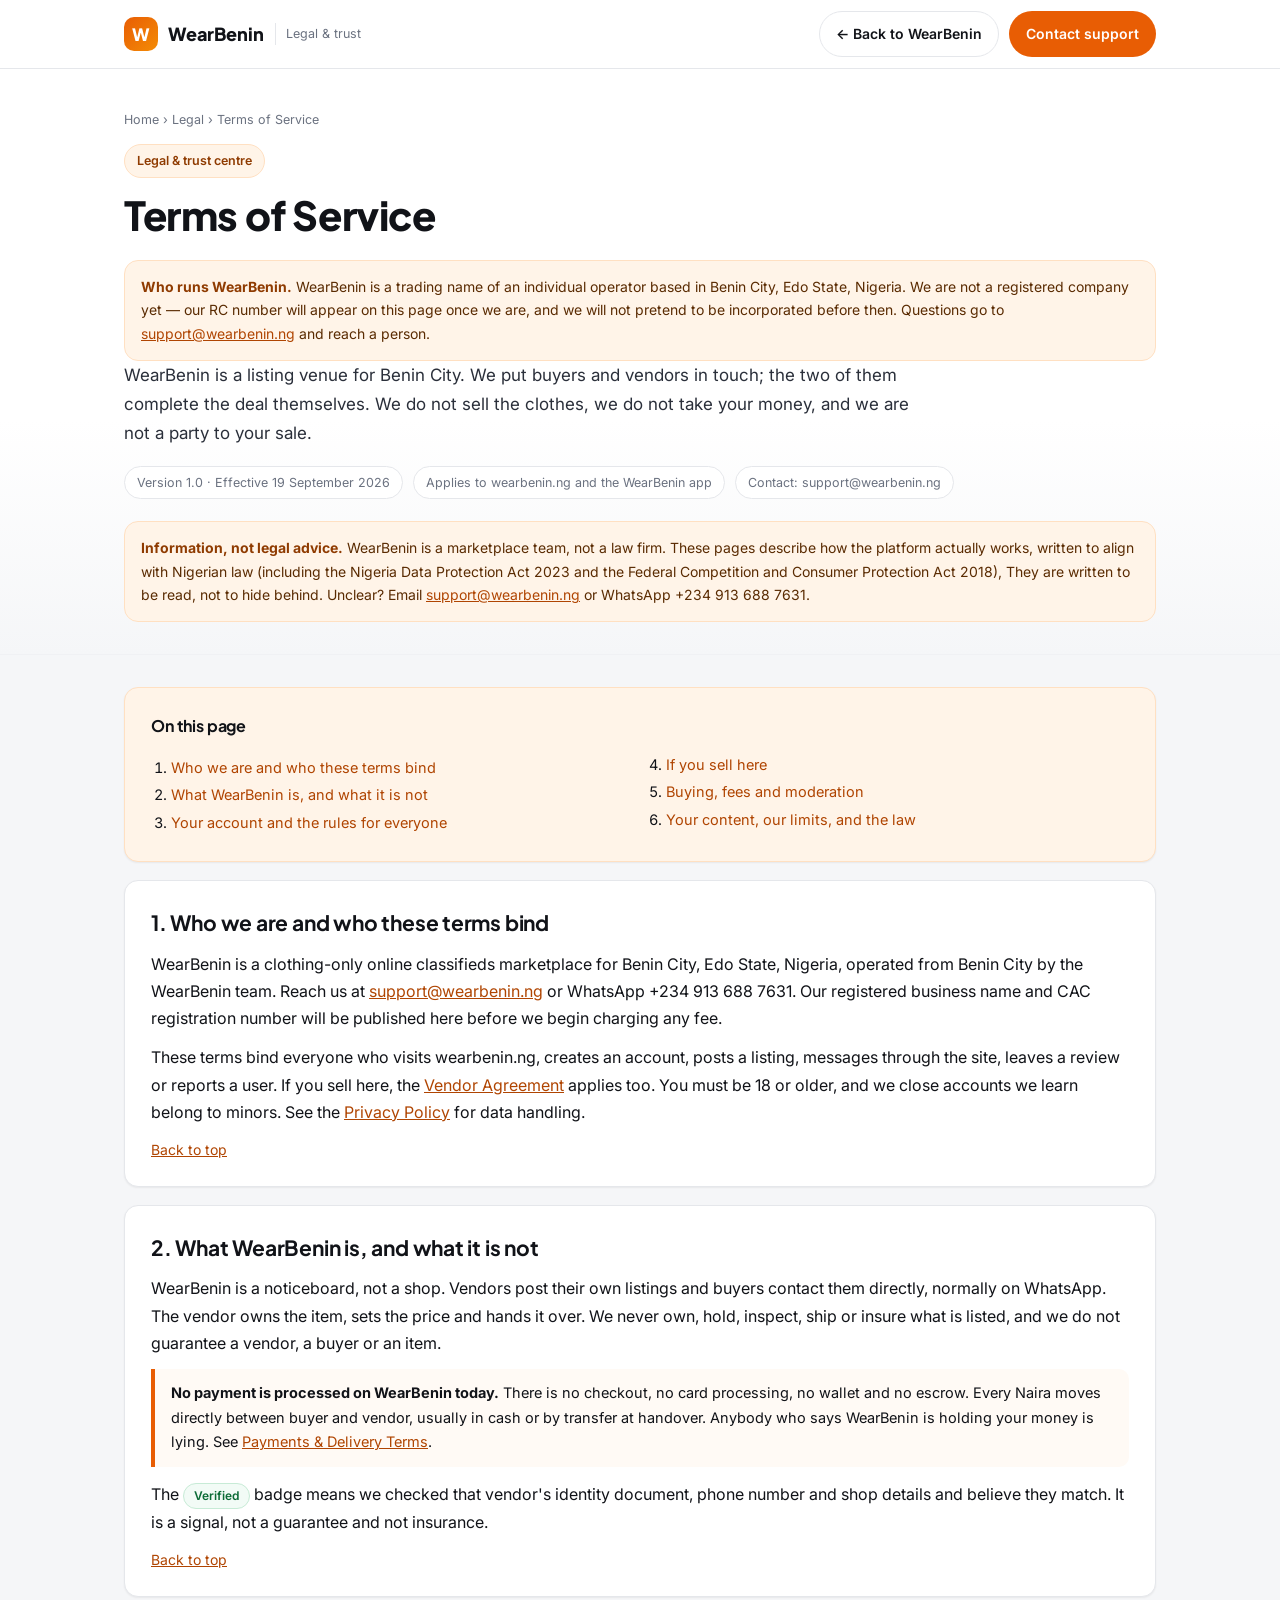
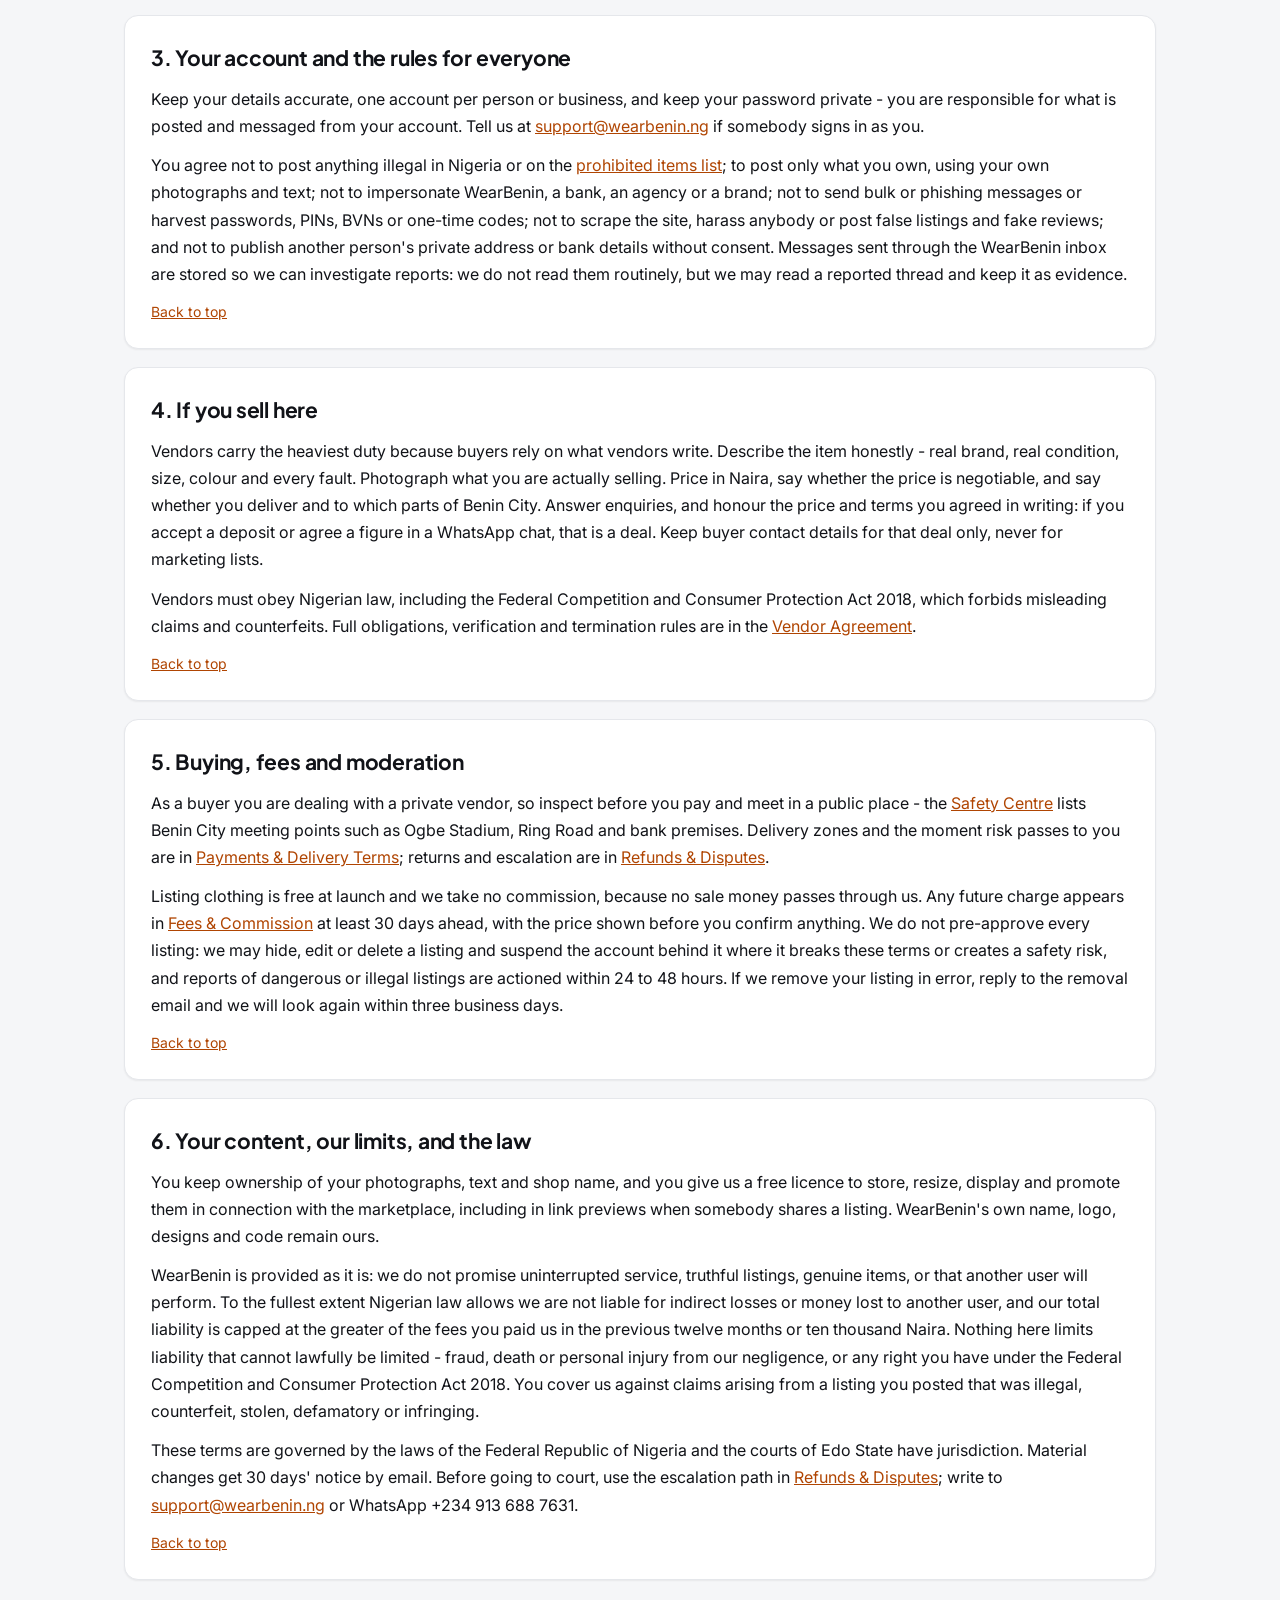
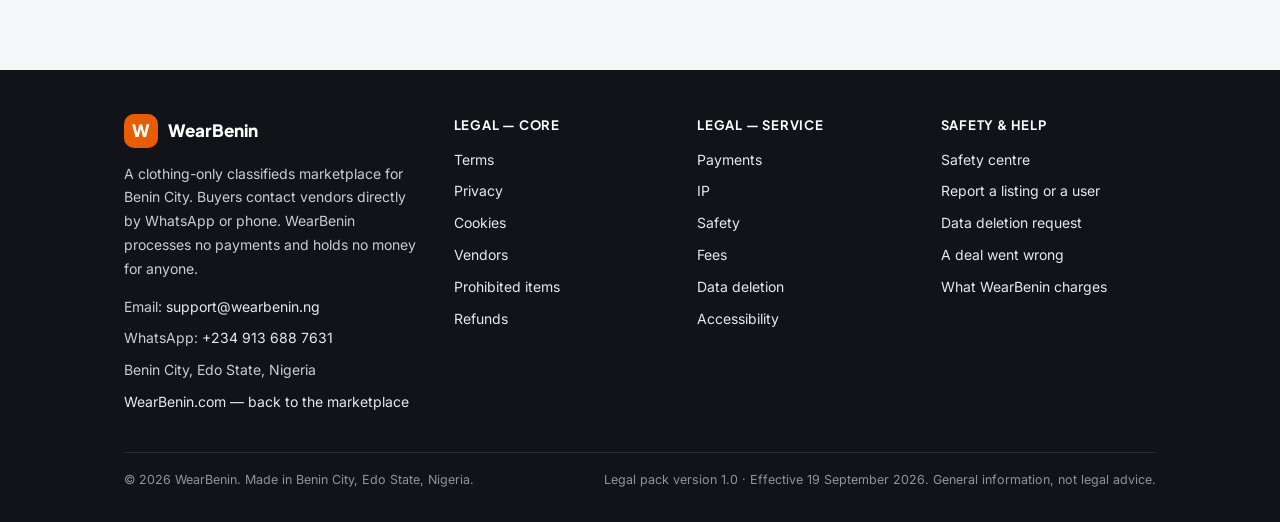
<file: legal/terms.html>
<!DOCTYPE html>
<html lang="en-NG">
<head>
<meta charset="utf-8">
<meta name="viewport" content="width=device-width, initial-scale=1">
<title>Terms of Service &middot; WearBenin</title>
<meta name="description" content="The rules for using WearBenin, a clothing-only classifieds marketplace for Benin City, Edo State, Nigeria.">
<meta name="robots" content="index,follow">
<meta property="og:type" content="article">
<meta property="og:site_name" content="WearBenin">
<meta property="og:title" content="Terms of Service &middot; WearBenin">
<meta property="og:description" content="The rules for using WearBenin, a clothing-only classifieds marketplace for Benin City, Edo State, Nigeria.">
<meta name="theme-color" content="#E85D04">
<link rel="preconnect" href="https://fonts.googleapis.com">
<link rel="preconnect" href="https://fonts.gstatic.com" crossorigin>
<link href="https://fonts.googleapis.com/css2?family=Inter:wght@400;500;600;700&family=Plus+Jakarta+Sans:wght@600;700;800&display=swap" rel="stylesheet">
<style>
*,*::before,*::after{box-sizing:border-box}
:root{
  --ink:#111318;--ink-2:#2A2F3A;--muted:#6B7280;--line:#E5E7EB;--line-2:#F0F1F4;
  --canvas:#F5F6F8;--surface:#FFF;--brand:#E85D04;--brand-2:#F48C06;--brand-soft:#FFF4E8;
  --green:#12A150;--amber:#F59E0B;--red:#DC2626;--star:#F59E0B;
  --r-sm:10px;--r-md:14px;--r-lg:20px;--r-pill:999px;
  --sh-sm:0 1px 2px rgba(17,19,24,.06);--sh-md:0 4px 16px rgba(17,19,24,.08);--sh-lg:0 12px 32px rgba(17,19,24,.12);
}
html{-webkit-text-size-adjust:100%}
body{margin:0;background:var(--canvas);color:var(--ink);
  font-family:Inter,-apple-system,BlinkMacSystemFont,"Segoe UI",Roboto,Helvetica,Arial,sans-serif;
  font-size:16px;line-height:1.7;-webkit-font-smoothing:antialiased}
h1,h2,h3,h4,.brand-name{font-family:"Plus Jakarta Sans",Inter,-apple-system,"Segoe UI",sans-serif;letter-spacing:-.01em}
a{color:#B04502}
a:hover{color:var(--brand)}
:focus-visible{outline:3px solid var(--brand);outline-offset:2px;border-radius:4px}
.skip{position:absolute;left:-9999px;top:0;background:#fff;color:var(--ink);padding:10px 14px;z-index:99;border-radius:0 0 var(--r-sm) 0}
.skip:focus{left:0}
.wrap{max-width:1080px;margin:0 auto;padding:0 24px}
/* ---------- header ---------- */
.top{position:sticky;top:0;z-index:40;background:rgba(255,255,255,.94);backdrop-filter:blur(8px);border-bottom:1px solid var(--line)}
.top-in{display:flex;align-items:center;gap:16px;justify-content:space-between;min-height:68px;flex-wrap:wrap;padding-top:8px;padding-bottom:8px}
.brand{display:flex;align-items:center;gap:10px;text-decoration:none;color:var(--ink)}
.mark{width:34px;height:34px;border-radius:10px;background:linear-gradient(135deg,var(--brand),var(--brand-2));
  color:#fff;display:grid;place-items:center;font-weight:800;font-size:17px;font-family:"Plus Jakarta Sans",sans-serif}
.brand-name{font-weight:800;font-size:18px}
.brand-tag{font-size:12.5px;color:var(--muted);border-left:1px solid var(--line);padding-left:10px;margin-left:2px}
.top-actions{display:flex;align-items:center;gap:10px;flex-wrap:wrap}
.btn{display:inline-flex;align-items:center;gap:8px;padding:10px 16px;border-radius:var(--r-pill);font-size:14px;
  font-weight:600;text-decoration:none;border:1px solid transparent;min-height:44px}
.btn-primary{background:var(--brand);color:#fff}
.btn-primary:hover{background:#C94F03;color:#fff}
.btn-ghost{background:#fff;color:var(--ink);border-color:var(--line)}
.btn-ghost:hover{border-color:#d7dae0;color:var(--ink)}
/* ---------- hero ---------- */
.hero{background:linear-gradient(180deg,#fff 0%,#fff 60%,var(--canvas) 100%);border-bottom:1px solid var(--line-2);padding:40px 0 32px}
.crumbs{font-size:12.5px;color:var(--muted);margin:0 0 14px;text-transform:none}
.crumbs a{color:var(--muted);text-decoration:none}
.crumbs a:hover{color:var(--brand)}
.kicker{display:inline-block;background:var(--brand-soft);color:#8F3B01;border:1px solid #FFE0C2;
  border-radius:var(--r-pill);padding:5px 12px;font-size:12.5px;font-weight:600;margin:0 0 14px}
h1{font-size:clamp(28px,4.2vw,40px);line-height:1.15;margin:0 0 12px;font-weight:800}
.lede{font-size:17px;color:var(--ink-2);max-width:74ch;margin:0 0 18px}
.meta{display:flex;gap:10px;flex-wrap:wrap;font-size:12.5px;color:var(--muted)}
.meta span{background:#fff;border:1px solid var(--line);border-radius:var(--r-pill);padding:5px 12px}
.note{margin:22px 0 0;border:1px solid #FFE0C2;background:var(--brand-soft);border-radius:var(--r-md);padding:14px 16px;font-size:14px;color:#5A2B02}
.note strong{color:#8F3B01}
/* ---------- body ---------- */
main{padding:32px 0 64px}
.card{background:var(--surface);border:1px solid var(--line);border-radius:var(--r-md);padding:24px 26px;box-shadow:var(--sh-sm);margin:0 0 18px}
.toc{background:var(--brand-soft);border-color:#FFE0C2}
.toc h2{margin-top:0;font-size:16px}
.toc ol{margin:0;padding-left:20px;columns:2;column-gap:32px}
.toc li{margin:3px 0;font-size:14.5px}
.toc a{text-decoration:none}
.toc a:hover{text-decoration:underline}
section h2{font-size:21px;margin:0 0 10px;font-weight:700}
section h3{font-size:17px;margin:22px 0 8px;font-weight:700}
section p{margin:0 0 12px}
section ul,section ol{margin:0 0 14px;padding-left:22px}
section li{margin:6px 0}
.table-wrap{overflow-x:auto;margin:0 0 14px}
table{border-collapse:collapse;width:100%;font-size:14.5px;min-width:460px}
th,td{border:1px solid var(--line);padding:9px 12px;text-align:left;vertical-align:top}
th{background:#FAFAFB;font-weight:600}
.callout{border-left:4px solid var(--brand);background:#FFFAF5;border-radius:0 var(--r-sm) var(--r-sm) 0;padding:12px 16px;margin:0 0 14px;font-size:14.5px}
.callout.warn{border-left-color:var(--red);background:#FEF4F4}
.callout.ok{border-left-color:var(--green);background:#F2FBF6}
.callout strong{display:inline}
.tag{display:inline-block;font-size:12px;font-weight:600;border-radius:var(--r-pill);padding:2px 10px;background:var(--brand-soft);color:#8F3B01;border:1px solid #FFE0C2}
.tag.no{background:#FEF4F4;color:#9B1C1C;border-color:#FBD5D5}
.tag.yes{background:#F2FBF6;color:#0B6B36;border-color:#C7EBD6}
.contact-grid{display:grid;grid-template-columns:repeat(auto-fit,minmax(220px,1fr));gap:12px;margin:0 0 14px}
.contact-grid div{background:#FAFAFB;border:1px solid var(--line);border-radius:var(--r-sm);padding:12px 14px;font-size:14.5px}
.contact-grid b{display:block;font-size:12.5px;color:var(--muted);text-transform:uppercase;letter-spacing:.04em;margin-bottom:3px}
.backtop{font-size:14px;margin:0}
/* ---------- footer ---------- */
footer.site{background:var(--ink);color:#C9CDD6;padding:44px 0 26px;margin-top:8px;font-size:14px}
footer.site a{color:#E7E9EE;text-decoration:none}
footer.site a:hover{color:var(--brand-2);text-decoration:underline}
.fgrid{display:grid;grid-template-columns:1.4fr 1fr 1fr 1fr;gap:28px}
footer.site h3{color:#fff;font-size:13px;text-transform:uppercase;letter-spacing:.06em;margin:0 0 12px}
footer.site ul{list-style:none;margin:0;padding:0}
footer.site li{margin:0 0 8px}
.fbrand{display:flex;align-items:center;gap:10px;margin-bottom:12px}
.fbrand .mark{background:var(--brand)}
.fbrand span{color:#fff;font-weight:800;font-size:17px;font-family:"Plus Jakarta Sans",sans-serif}
.fbot{border-top:1px solid #262B36;margin-top:30px;padding-top:16px;font-size:12.5px;color:#8E949F;display:flex;justify-content:space-between;gap:14px;flex-wrap:wrap}
.fbot p{margin:0 0 6px}
@media (max-width:900px){.fgrid{grid-template-columns:1fr 1fr}.toc ol{columns:1}}
@media (max-width:560px){.fgrid{grid-template-columns:1fr}.wrap{padding:0 16px}.card{padding:18px 16px}.brand-tag{display:none}}
@media print{.top,.toc,.backtop,footer.site{display:none}.card{box-shadow:none;border-color:#ccc}}
</style>
</head>
<body>
<a class="skip" href="#main">Skip to main content</a>
<header class="top">
  <div class="wrap top-in">
    <a class="brand" href="/">
      <span class="mark" aria-hidden="true">W</span>
      <span class="brand-name">WearBenin</span>
      <span class="brand-tag">Legal &amp; trust</span>
    </a>
    <div class="top-actions">
      <a class="btn btn-ghost" href="/">&larr; Back to WearBenin</a>
      <a class="btn btn-primary" href="mailto:support@wearbenin.ng">Contact support</a>
    </div>
  </div>
</header>
<div class="hero">
  <div class="wrap">
    <p class="crumbs"><a href="/">Home</a> &rsaquo; <a href="terms.html">Legal</a> &rsaquo; Terms of Service</p>
    <p class="kicker">Legal &amp; trust centre</p>
    <h1>Terms of Service</h1>
<p class="note"><strong>Who runs WearBenin.</strong> WearBenin is a trading name of an individual operator based in Benin City, Edo State, Nigeria. We are not a registered company yet — our RC number will appear on this page once we are, and we will not pretend to be incorporated before then. Questions go to <a href='mailto:support@wearbenin.ng'>support@wearbenin.ng</a> and reach a person.</p>
    <p class="lede">WearBenin is a listing venue for Benin City. We put buyers and vendors in touch; the two of them complete the deal themselves. We do not sell the clothes, we do not take your money, and we are not a party to your sale.</p>
    <p class="meta"><span>Version 1.0 &middot; Effective 19 September 2026</span><span>Applies to wearbenin.ng and the WearBenin app</span><span>Contact: support@wearbenin.ng</span></p>
    <p class="note"><strong>Information, not legal advice.</strong> WearBenin is a marketplace team, not a law firm. These pages describe how the platform actually works, written to align with Nigerian law (including the Nigeria Data Protection Act 2023 and the Federal Competition and Consumer Protection Act 2018), They are written to be read, not to hide behind. Unclear? Email <a href="mailto:support@wearbenin.ng">support@wearbenin.ng</a> or WhatsApp +234 913 688 7631.</p>
  </div>
</div>
<main id="main">
  <div class="wrap">
      <nav class="card toc" aria-labelledby="toc-h">
        <h2 id="toc-h">On this page</h2>
        <ol>
        <li><a href="#about">Who we are and who these terms bind</a></li>

        <li><a href="#venue">What WearBenin is, and what it is not</a></li>

        <li><a href="#account-rules">Your account and the rules for everyone</a></li>

        <li><a href="#vendors">If you sell here</a></li>

        <li><a href="#buyers-fees">Buying, fees and moderation</a></li>

        <li><a href="#content-liability">Your content, our limits, and the law</a></li>

        </ol>
      </nav>
      <section class="card" id="about">
        <h2>1. Who we are and who these terms bind</h2>
<p>WearBenin is a clothing-only online classifieds marketplace for Benin City, Edo State, Nigeria, operated from Benin City by the WearBenin team. Reach us at <a href='mailto:support@wearbenin.ng'>support@wearbenin.ng</a> or WhatsApp +234 913 688 7631. Our registered business name and CAC registration number will be published here before we begin charging any fee.</p>
<p>These terms bind everyone who visits wearbenin.ng, creates an account, posts a listing, messages through the site, leaves a review or reports a user. If you sell here, the <a href='vendor-agreement.html'>Vendor Agreement</a> applies too. You must be 18 or older, and we close accounts we learn belong to minors. See the <a href='privacy.html'>Privacy Policy</a> for data handling.</p>
        <p class="backtop"><a href="#main">Back to top</a></p>
      </section>
      <section class="card" id="venue">
        <h2>2. What WearBenin is, and what it is not</h2>
<p>WearBenin is a noticeboard, not a shop. Vendors post their own listings and buyers contact them directly, normally on WhatsApp. The vendor owns the item, sets the price and hands it over. We never own, hold, inspect, ship or insure what is listed, and we do not guarantee a vendor, a buyer or an item.</p>
<div class='callout'><strong>No payment is processed on WearBenin today.</strong> There is no checkout, no card processing, no wallet and no escrow. Every Naira moves directly between buyer and vendor, usually in cash or by transfer at handover. Anybody who says WearBenin is holding your money is lying. See <a href='payments-delivery.html'>Payments &amp; Delivery Terms</a>.</div>
<p>The <span class='tag yes'>Verified</span> badge means we checked that vendor's identity document, phone number and shop details and believe they match. It is a signal, not a guarantee and not insurance.</p>
        <p class="backtop"><a href="#main">Back to top</a></p>
      </section>
      <section class="card" id="account-rules">
        <h2>3. Your account and the rules for everyone</h2>
<p>Keep your details accurate, one account per person or business, and keep your password private - you are responsible for what is posted and messaged from your account. Tell us at <a href='mailto:support@wearbenin.ng'>support@wearbenin.ng</a> if somebody signs in as you.</p>
<p>You agree not to post anything illegal in Nigeria or on the <a href='prohibited-items.html'>prohibited items list</a>; to post only what you own, using your own photographs and text; not to impersonate WearBenin, a bank, an agency or a brand; not to send bulk or phishing messages or harvest passwords, PINs, BVNs or one-time codes; not to scrape the site, harass anybody or post false listings and fake reviews; and not to publish another person's private address or bank details without consent. Messages sent through the WearBenin inbox are stored so we can investigate reports: we do not read them routinely, but we may read a reported thread and keep it as evidence.</p>
        <p class="backtop"><a href="#main">Back to top</a></p>
      </section>
      <section class="card" id="vendors">
        <h2>4. If you sell here</h2>
<p>Vendors carry the heaviest duty because buyers rely on what vendors write. Describe the item honestly - real brand, real condition, size, colour and every fault. Photograph what you are actually selling. Price in Naira, say whether the price is negotiable, and say whether you deliver and to which parts of Benin City. Answer enquiries, and honour the price and terms you agreed in writing: if you accept a deposit or agree a figure in a WhatsApp chat, that is a deal. Keep buyer contact details for that deal only, never for marketing lists.</p>
<p>Vendors must obey Nigerian law, including the Federal Competition and Consumer Protection Act 2018, which forbids misleading claims and counterfeits. Full obligations, verification and termination rules are in the <a href='vendor-agreement.html'>Vendor Agreement</a>.</p>
        <p class="backtop"><a href="#main">Back to top</a></p>
      </section>
      <section class="card" id="buyers-fees">
        <h2>5. Buying, fees and moderation</h2>
<p>As a buyer you are dealing with a private vendor, so inspect before you pay and meet in a public place - the <a href='community-safety.html'>Safety Centre</a> lists Benin City meeting points such as Ogbe Stadium, Ring Road and bank premises. Delivery zones and the moment risk passes to you are in <a href='payments-delivery.html'>Payments &amp; Delivery Terms</a>; returns and escalation are in <a href='refunds-disputes.html'>Refunds &amp; Disputes</a>.</p>
<p>Listing clothing is free at launch and we take no commission, because no sale money passes through us. Any future charge appears in <a href='fees.html'>Fees &amp; Commission</a> at least 30 days ahead, with the price shown before you confirm anything. We do not pre-approve every listing: we may hide, edit or delete a listing and suspend the account behind it where it breaks these terms or creates a safety risk, and reports of dangerous or illegal listings are actioned within 24 to 48 hours. If we remove your listing in error, reply to the removal email and we will look again within three business days.</p>
        <p class="backtop"><a href="#main">Back to top</a></p>
      </section>
      <section class="card" id="content-liability">
        <h2>6. Your content, our limits, and the law</h2>
<p>You keep ownership of your photographs, text and shop name, and you give us a free licence to store, resize, display and promote them in connection with the marketplace, including in link previews when somebody shares a listing. WearBenin's own name, logo, designs and code remain ours.</p>
<p>WearBenin is provided as it is: we do not promise uninterrupted service, truthful listings, genuine items, or that another user will perform. To the fullest extent Nigerian law allows we are not liable for indirect losses or money lost to another user, and our total liability is capped at the greater of the fees you paid us in the previous twelve months or ten thousand Naira. Nothing here limits liability that cannot lawfully be limited - fraud, death or personal injury from our negligence, or any right you have under the Federal Competition and Consumer Protection Act 2018. You cover us against claims arising from a listing you posted that was illegal, counterfeit, stolen, defamatory or infringing.</p>
<p>These terms are governed by the laws of the Federal Republic of Nigeria and the courts of Edo State have jurisdiction. Material changes get 30 days' notice by email. Before going to court, use the escalation path in <a href='refunds-disputes.html'>Refunds &amp; Disputes</a>; write to <a href='mailto:support@wearbenin.ng'>support@wearbenin.ng</a> or WhatsApp +234 913 688 7631.</p>
        <p class="backtop"><a href="#main">Back to top</a></p>
      </section>
  </div>
</main>
  <footer class="site">
    <div class="wrap">
      <div class="fgrid">
        <div>
          <div class="fbrand"><span class="mark" aria-hidden="true">W</span><span>WearBenin</span></div>
          <p>A clothing-only classifieds marketplace for Benin City. Buyers contact vendors directly by WhatsApp or phone. WearBenin processes no payments and holds no money for anyone.</p>
          <ul>
            <li>Email: <a href="mailto:support@wearbenin.ng">support@wearbenin.ng</a></li>
            <li>WhatsApp: <a href="https://wa.me/2349136887631" rel="noopener" target="_blank">+234 913 688 7631</a></li>
            <li>Benin City, Edo State, Nigeria</li>
            <li><a href="/">WearBenin.com &mdash; back to the marketplace</a></li>
          </ul>
        </div>
        <div>
          <h3>Legal &mdash; core</h3>
          <ul>
          <li><a href="terms.html" aria-current="page">Terms</a></li>
          <li><a href="privacy.html">Privacy</a></li>
          <li><a href="cookies.html">Cookies</a></li>
          <li><a href="vendor-agreement.html">Vendors</a></li>
          <li><a href="prohibited-items.html">Prohibited items</a></li>
          <li><a href="refunds-disputes.html">Refunds</a></li>
          </ul>
        </div>
        <div>
          <h3>Legal &mdash; service</h3>
          <ul>
          <li><a href="payments-delivery.html">Payments</a></li>
          <li><a href="ip-takedown.html">IP</a></li>
          <li><a href="community-safety.html">Safety</a></li>
          <li><a href="fees.html">Fees</a></li>
          <li><a href="data-deletion.html">Data deletion</a></li>
          <li><a href="accessibility.html">Accessibility</a></li>
          </ul>
        </div>
        <div>
          <h3>Safety &amp; help</h3>
          <ul>
            <li><a href="community-safety.html">Safety centre</a></li>
            <li><a href="mailto:support@wearbenin.ng?subject=Report%20abuse%20on%20WearBenin">Report a listing or a user</a></li>
            <li><a href="mailto:support@wearbenin.ng?subject=Data%20deletion%20request">Data deletion request</a></li>
            <li><a href="refunds-disputes.html">A deal went wrong</a></li>
            <li><a href="fees.html">What WearBenin charges</a></li>
          </ul>
        </div>
      </div>
      <div class="fbot">
        <p>&copy; 2026 WearBenin. Made in Benin City, Edo State, Nigeria.</p>
        <p>Legal pack version 1.0 &middot; Effective 19 September 2026. General information, not legal advice.</p>
      </div>
    </div>
  </footer>

</body>
</html>
</file>
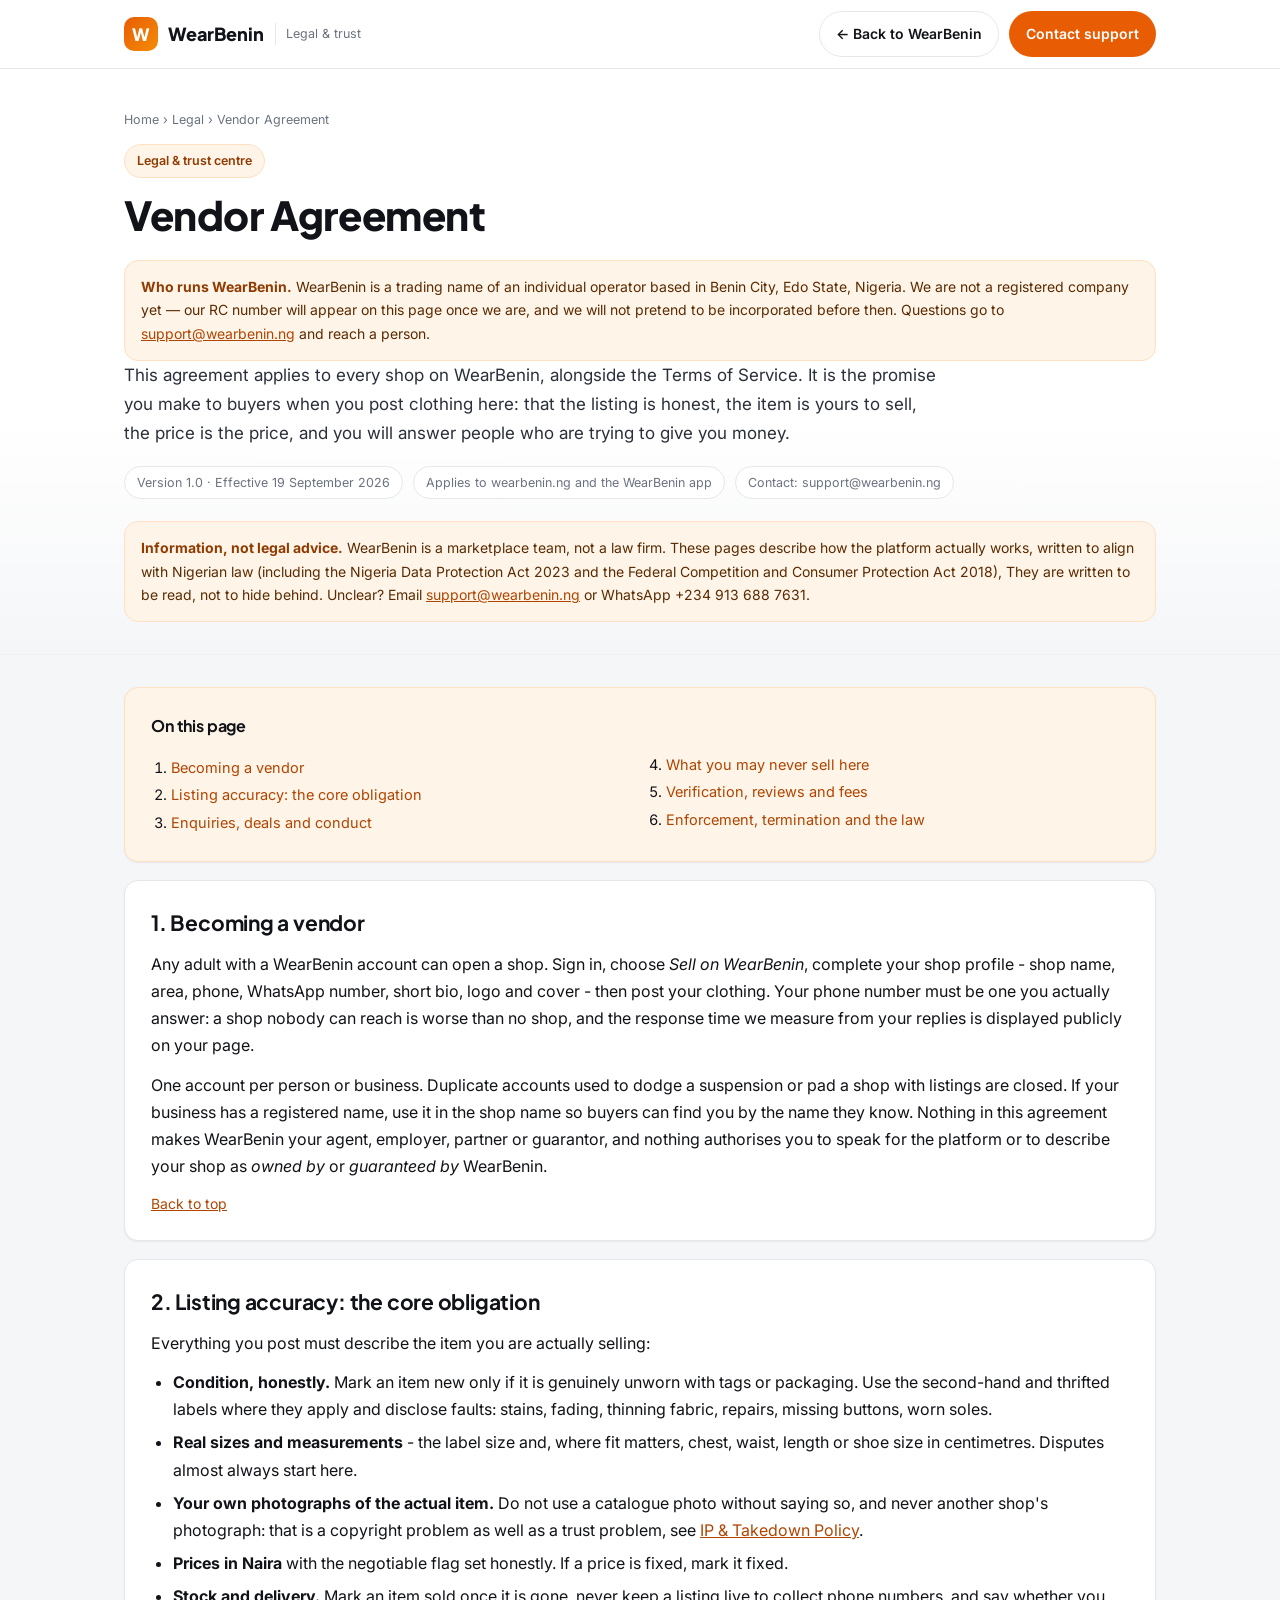
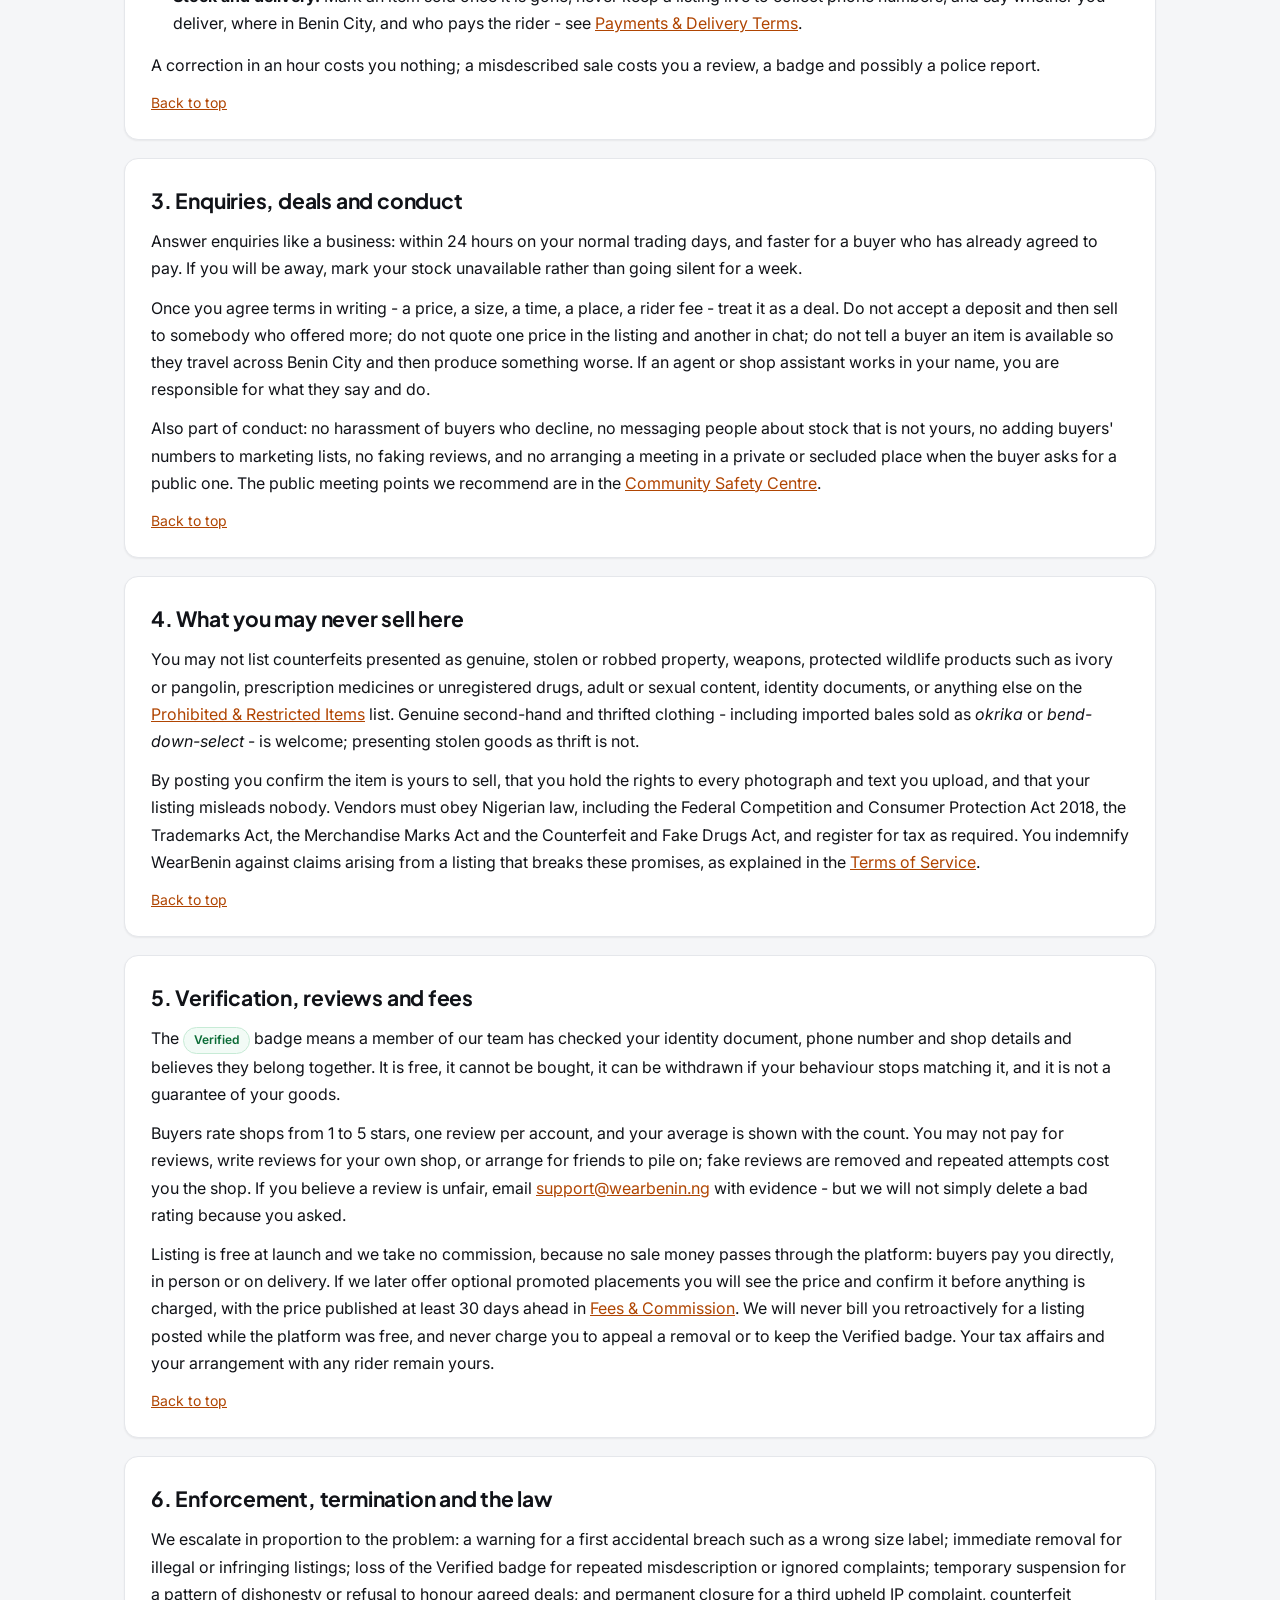
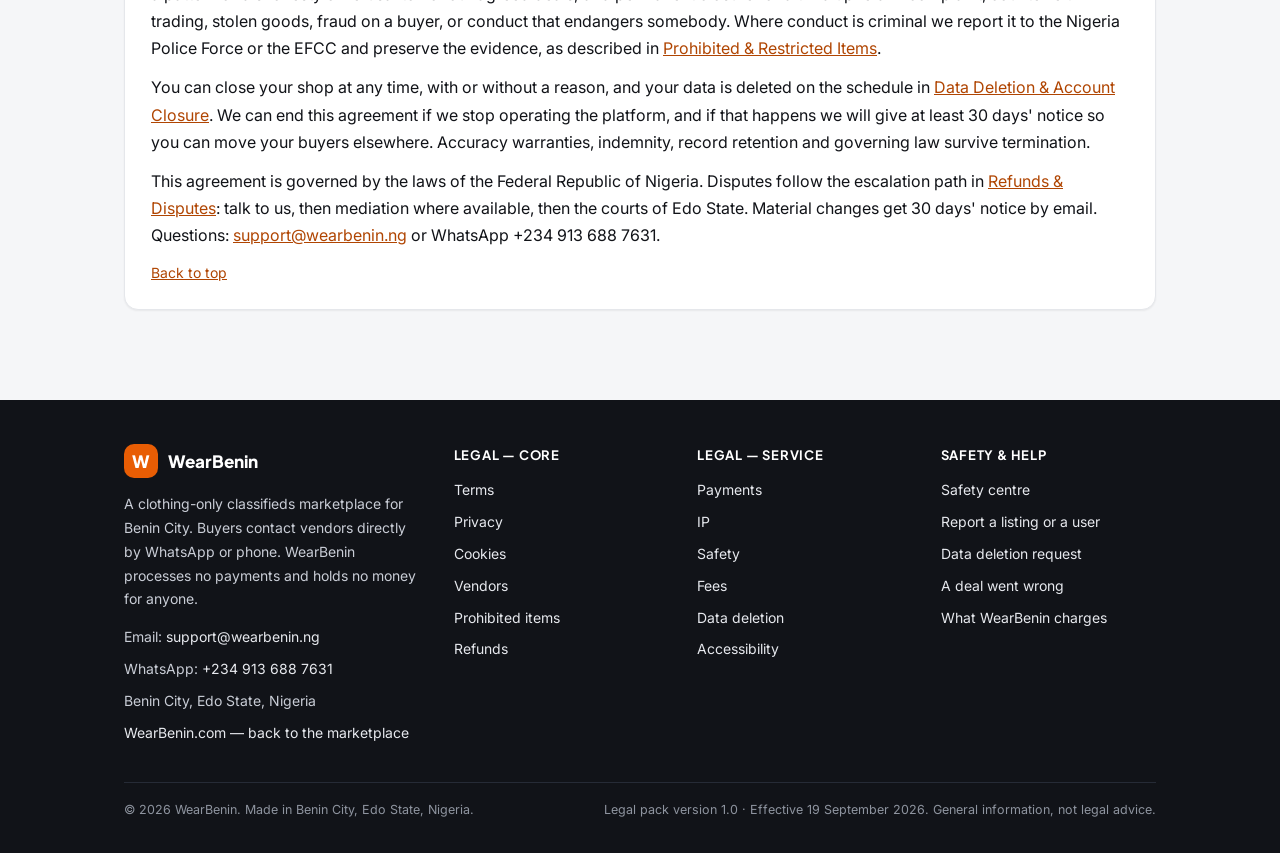
<file: legal/vendor-agreement.html>
<!DOCTYPE html>
<html lang="en-NG">
<head>
<meta charset="utf-8">
<meta name="viewport" content="width=device-width, initial-scale=1">
<title>Vendor Agreement &middot; WearBenin</title>
<meta name="description" content="The terms every WearBenin vendor accepts: honest listings, Naira pricing, fair enquiry handling, verification, prohibited items, fees and termination.">
<meta name="robots" content="index,follow">
<meta property="og:type" content="article">
<meta property="og:site_name" content="WearBenin">
<meta property="og:title" content="Vendor Agreement &middot; WearBenin">
<meta property="og:description" content="The terms every WearBenin vendor accepts: honest listings, Naira pricing, fair enquiry handling, verification, prohibited items, fees and termination.">
<meta name="theme-color" content="#E85D04">
<link rel="preconnect" href="https://fonts.googleapis.com">
<link rel="preconnect" href="https://fonts.gstatic.com" crossorigin>
<link href="https://fonts.googleapis.com/css2?family=Inter:wght@400;500;600;700&family=Plus+Jakarta+Sans:wght@600;700;800&display=swap" rel="stylesheet">
<style>
*,*::before,*::after{box-sizing:border-box}
:root{
  --ink:#111318;--ink-2:#2A2F3A;--muted:#6B7280;--line:#E5E7EB;--line-2:#F0F1F4;
  --canvas:#F5F6F8;--surface:#FFF;--brand:#E85D04;--brand-2:#F48C06;--brand-soft:#FFF4E8;
  --green:#12A150;--amber:#F59E0B;--red:#DC2626;--star:#F59E0B;
  --r-sm:10px;--r-md:14px;--r-lg:20px;--r-pill:999px;
  --sh-sm:0 1px 2px rgba(17,19,24,.06);--sh-md:0 4px 16px rgba(17,19,24,.08);--sh-lg:0 12px 32px rgba(17,19,24,.12);
}
html{-webkit-text-size-adjust:100%}
body{margin:0;background:var(--canvas);color:var(--ink);
  font-family:Inter,-apple-system,BlinkMacSystemFont,"Segoe UI",Roboto,Helvetica,Arial,sans-serif;
  font-size:16px;line-height:1.7;-webkit-font-smoothing:antialiased}
h1,h2,h3,h4,.brand-name{font-family:"Plus Jakarta Sans",Inter,-apple-system,"Segoe UI",sans-serif;letter-spacing:-.01em}
a{color:#B04502}
a:hover{color:var(--brand)}
:focus-visible{outline:3px solid var(--brand);outline-offset:2px;border-radius:4px}
.skip{position:absolute;left:-9999px;top:0;background:#fff;color:var(--ink);padding:10px 14px;z-index:99;border-radius:0 0 var(--r-sm) 0}
.skip:focus{left:0}
.wrap{max-width:1080px;margin:0 auto;padding:0 24px}
/* ---------- header ---------- */
.top{position:sticky;top:0;z-index:40;background:rgba(255,255,255,.94);backdrop-filter:blur(8px);border-bottom:1px solid var(--line)}
.top-in{display:flex;align-items:center;gap:16px;justify-content:space-between;min-height:68px;flex-wrap:wrap;padding-top:8px;padding-bottom:8px}
.brand{display:flex;align-items:center;gap:10px;text-decoration:none;color:var(--ink)}
.mark{width:34px;height:34px;border-radius:10px;background:linear-gradient(135deg,var(--brand),var(--brand-2));
  color:#fff;display:grid;place-items:center;font-weight:800;font-size:17px;font-family:"Plus Jakarta Sans",sans-serif}
.brand-name{font-weight:800;font-size:18px}
.brand-tag{font-size:12.5px;color:var(--muted);border-left:1px solid var(--line);padding-left:10px;margin-left:2px}
.top-actions{display:flex;align-items:center;gap:10px;flex-wrap:wrap}
.btn{display:inline-flex;align-items:center;gap:8px;padding:10px 16px;border-radius:var(--r-pill);font-size:14px;
  font-weight:600;text-decoration:none;border:1px solid transparent;min-height:44px}
.btn-primary{background:var(--brand);color:#fff}
.btn-primary:hover{background:#C94F03;color:#fff}
.btn-ghost{background:#fff;color:var(--ink);border-color:var(--line)}
.btn-ghost:hover{border-color:#d7dae0;color:var(--ink)}
/* ---------- hero ---------- */
.hero{background:linear-gradient(180deg,#fff 0%,#fff 60%,var(--canvas) 100%);border-bottom:1px solid var(--line-2);padding:40px 0 32px}
.crumbs{font-size:12.5px;color:var(--muted);margin:0 0 14px;text-transform:none}
.crumbs a{color:var(--muted);text-decoration:none}
.crumbs a:hover{color:var(--brand)}
.kicker{display:inline-block;background:var(--brand-soft);color:#8F3B01;border:1px solid #FFE0C2;
  border-radius:var(--r-pill);padding:5px 12px;font-size:12.5px;font-weight:600;margin:0 0 14px}
h1{font-size:clamp(28px,4.2vw,40px);line-height:1.15;margin:0 0 12px;font-weight:800}
.lede{font-size:17px;color:var(--ink-2);max-width:74ch;margin:0 0 18px}
.meta{display:flex;gap:10px;flex-wrap:wrap;font-size:12.5px;color:var(--muted)}
.meta span{background:#fff;border:1px solid var(--line);border-radius:var(--r-pill);padding:5px 12px}
.note{margin:22px 0 0;border:1px solid #FFE0C2;background:var(--brand-soft);border-radius:var(--r-md);padding:14px 16px;font-size:14px;color:#5A2B02}
.note strong{color:#8F3B01}
/* ---------- body ---------- */
main{padding:32px 0 64px}
.card{background:var(--surface);border:1px solid var(--line);border-radius:var(--r-md);padding:24px 26px;box-shadow:var(--sh-sm);margin:0 0 18px}
.toc{background:var(--brand-soft);border-color:#FFE0C2}
.toc h2{margin-top:0;font-size:16px}
.toc ol{margin:0;padding-left:20px;columns:2;column-gap:32px}
.toc li{margin:3px 0;font-size:14.5px}
.toc a{text-decoration:none}
.toc a:hover{text-decoration:underline}
section h2{font-size:21px;margin:0 0 10px;font-weight:700}
section h3{font-size:17px;margin:22px 0 8px;font-weight:700}
section p{margin:0 0 12px}
section ul,section ol{margin:0 0 14px;padding-left:22px}
section li{margin:6px 0}
.table-wrap{overflow-x:auto;margin:0 0 14px}
table{border-collapse:collapse;width:100%;font-size:14.5px;min-width:460px}
th,td{border:1px solid var(--line);padding:9px 12px;text-align:left;vertical-align:top}
th{background:#FAFAFB;font-weight:600}
.callout{border-left:4px solid var(--brand);background:#FFFAF5;border-radius:0 var(--r-sm) var(--r-sm) 0;padding:12px 16px;margin:0 0 14px;font-size:14.5px}
.callout.warn{border-left-color:var(--red);background:#FEF4F4}
.callout.ok{border-left-color:var(--green);background:#F2FBF6}
.callout strong{display:inline}
.tag{display:inline-block;font-size:12px;font-weight:600;border-radius:var(--r-pill);padding:2px 10px;background:var(--brand-soft);color:#8F3B01;border:1px solid #FFE0C2}
.tag.no{background:#FEF4F4;color:#9B1C1C;border-color:#FBD5D5}
.tag.yes{background:#F2FBF6;color:#0B6B36;border-color:#C7EBD6}
.contact-grid{display:grid;grid-template-columns:repeat(auto-fit,minmax(220px,1fr));gap:12px;margin:0 0 14px}
.contact-grid div{background:#FAFAFB;border:1px solid var(--line);border-radius:var(--r-sm);padding:12px 14px;font-size:14.5px}
.contact-grid b{display:block;font-size:12.5px;color:var(--muted);text-transform:uppercase;letter-spacing:.04em;margin-bottom:3px}
.backtop{font-size:14px;margin:0}
/* ---------- footer ---------- */
footer.site{background:var(--ink);color:#C9CDD6;padding:44px 0 26px;margin-top:8px;font-size:14px}
footer.site a{color:#E7E9EE;text-decoration:none}
footer.site a:hover{color:var(--brand-2);text-decoration:underline}
.fgrid{display:grid;grid-template-columns:1.4fr 1fr 1fr 1fr;gap:28px}
footer.site h3{color:#fff;font-size:13px;text-transform:uppercase;letter-spacing:.06em;margin:0 0 12px}
footer.site ul{list-style:none;margin:0;padding:0}
footer.site li{margin:0 0 8px}
.fbrand{display:flex;align-items:center;gap:10px;margin-bottom:12px}
.fbrand .mark{background:var(--brand)}
.fbrand span{color:#fff;font-weight:800;font-size:17px;font-family:"Plus Jakarta Sans",sans-serif}
.fbot{border-top:1px solid #262B36;margin-top:30px;padding-top:16px;font-size:12.5px;color:#8E949F;display:flex;justify-content:space-between;gap:14px;flex-wrap:wrap}
.fbot p{margin:0 0 6px}
@media (max-width:900px){.fgrid{grid-template-columns:1fr 1fr}.toc ol{columns:1}}
@media (max-width:560px){.fgrid{grid-template-columns:1fr}.wrap{padding:0 16px}.card{padding:18px 16px}.brand-tag{display:none}}
@media print{.top,.toc,.backtop,footer.site{display:none}.card{box-shadow:none;border-color:#ccc}}
</style>
</head>
<body>
<a class="skip" href="#main">Skip to main content</a>
<header class="top">
  <div class="wrap top-in">
    <a class="brand" href="/">
      <span class="mark" aria-hidden="true">W</span>
      <span class="brand-name">WearBenin</span>
      <span class="brand-tag">Legal &amp; trust</span>
    </a>
    <div class="top-actions">
      <a class="btn btn-ghost" href="/">&larr; Back to WearBenin</a>
      <a class="btn btn-primary" href="mailto:support@wearbenin.ng">Contact support</a>
    </div>
  </div>
</header>
<div class="hero">
  <div class="wrap">
    <p class="crumbs"><a href="/">Home</a> &rsaquo; <a href="vendor-agreement.html">Legal</a> &rsaquo; Vendor Agreement</p>
    <p class="kicker">Legal &amp; trust centre</p>
    <h1>Vendor Agreement</h1>
<p class="note"><strong>Who runs WearBenin.</strong> WearBenin is a trading name of an individual operator based in Benin City, Edo State, Nigeria. We are not a registered company yet — our RC number will appear on this page once we are, and we will not pretend to be incorporated before then. Questions go to <a href='mailto:support@wearbenin.ng'>support@wearbenin.ng</a> and reach a person.</p>
    <p class="lede">This agreement applies to every shop on WearBenin, alongside the Terms of Service. It is the promise you make to buyers when you post clothing here: that the listing is honest, the item is yours to sell, the price is the price, and you will answer people who are trying to give you money.</p>
    <p class="meta"><span>Version 1.0 &middot; Effective 19 September 2026</span><span>Applies to wearbenin.ng and the WearBenin app</span><span>Contact: support@wearbenin.ng</span></p>
    <p class="note"><strong>Information, not legal advice.</strong> WearBenin is a marketplace team, not a law firm. These pages describe how the platform actually works, written to align with Nigerian law (including the Nigeria Data Protection Act 2023 and the Federal Competition and Consumer Protection Act 2018), They are written to be read, not to hide behind. Unclear? Email <a href="mailto:support@wearbenin.ng">support@wearbenin.ng</a> or WhatsApp +234 913 688 7631.</p>
  </div>
</div>
<main id="main">
  <div class="wrap">
      <nav class="card toc" aria-labelledby="toc-h">
        <h2 id="toc-h">On this page</h2>
        <ol>
        <li><a href="#joining">Becoming a vendor</a></li>

        <li><a href="#accuracy">Listing accuracy: the core obligation</a></li>

        <li><a href="#conduct">Enquiries, deals and conduct</a></li>

        <li><a href="#prohibited">What you may never sell here</a></li>

        <li><a href="#verified-fees">Verification, reviews and fees</a></li>

        <li><a href="#enforcement">Enforcement, termination and the law</a></li>

        </ol>
      </nav>
      <section class="card" id="joining">
        <h2>1. Becoming a vendor</h2>
<p>Any adult with a WearBenin account can open a shop. Sign in, choose <em>Sell on WearBenin</em>, complete your shop profile - shop name, area, phone, WhatsApp number, short bio, logo and cover - then post your clothing. Your phone number must be one you actually answer: a shop nobody can reach is worse than no shop, and the response time we measure from your replies is displayed publicly on your page.</p>
<p>One account per person or business. Duplicate accounts used to dodge a suspension or pad a shop with listings are closed. If your business has a registered name, use it in the shop name so buyers can find you by the name they know. Nothing in this agreement makes WearBenin your agent, employer, partner or guarantor, and nothing authorises you to speak for the platform or to describe your shop as <em>owned by</em> or <em>guaranteed by</em> WearBenin.</p>
        <p class="backtop"><a href="#main">Back to top</a></p>
      </section>
      <section class="card" id="accuracy">
        <h2>2. Listing accuracy: the core obligation</h2>
<p>Everything you post must describe the item you are actually selling:</p>
<ul>
<li><strong>Condition, honestly.</strong> Mark an item new only if it is genuinely unworn with tags or packaging. Use the second-hand and thrifted labels where they apply and disclose faults: stains, fading, thinning fabric, repairs, missing buttons, worn soles.</li>
<li><strong>Real sizes and measurements</strong> - the label size and, where fit matters, chest, waist, length or shoe size in centimetres. Disputes almost always start here.</li>
<li><strong>Your own photographs of the actual item.</strong> Do not use a catalogue photo without saying so, and never another shop's photograph: that is a copyright problem as well as a trust problem, see <a href='ip-takedown.html'>IP &amp; Takedown Policy</a>.</li>
<li><strong>Prices in Naira</strong> with the negotiable flag set honestly. If a price is fixed, mark it fixed.</li>
<li><strong>Stock and delivery.</strong> Mark an item sold once it is gone, never keep a listing live to collect phone numbers, and say whether you deliver, where in Benin City, and who pays the rider - see <a href='payments-delivery.html'>Payments &amp; Delivery Terms</a>.</li>
</ul>
<p>A correction in an hour costs you nothing; a misdescribed sale costs you a review, a badge and possibly a police report.</p>
        <p class="backtop"><a href="#main">Back to top</a></p>
      </section>
      <section class="card" id="conduct">
        <h2>3. Enquiries, deals and conduct</h2>
<p>Answer enquiries like a business: within 24 hours on your normal trading days, and faster for a buyer who has already agreed to pay. If you will be away, mark your stock unavailable rather than going silent for a week.</p>
<p>Once you agree terms in writing - a price, a size, a time, a place, a rider fee - treat it as a deal. Do not accept a deposit and then sell to somebody who offered more; do not quote one price in the listing and another in chat; do not tell a buyer an item is available so they travel across Benin City and then produce something worse. If an agent or shop assistant works in your name, you are responsible for what they say and do.</p>
<p>Also part of conduct: no harassment of buyers who decline, no messaging people about stock that is not yours, no adding buyers' numbers to marketing lists, no faking reviews, and no arranging a meeting in a private or secluded place when the buyer asks for a public one. The public meeting points we recommend are in the <a href='community-safety.html'>Community Safety Centre</a>.</p>
        <p class="backtop"><a href="#main">Back to top</a></p>
      </section>
      <section class="card" id="prohibited">
        <h2>4. What you may never sell here</h2>
<p>You may not list counterfeits presented as genuine, stolen or robbed property, weapons, protected wildlife products such as ivory or pangolin, prescription medicines or unregistered drugs, adult or sexual content, identity documents, or anything else on the <a href='prohibited-items.html'>Prohibited &amp; Restricted Items</a> list. Genuine second-hand and thrifted clothing - including imported bales sold as <em>okrika</em> or <em>bend-down-select</em> - is welcome; presenting stolen goods as thrift is not.</p>
<p>By posting you confirm the item is yours to sell, that you hold the rights to every photograph and text you upload, and that your listing misleads nobody. Vendors must obey Nigerian law, including the Federal Competition and Consumer Protection Act 2018, the Trademarks Act, the Merchandise Marks Act and the Counterfeit and Fake Drugs Act, and register for tax as required. You indemnify WearBenin against claims arising from a listing that breaks these promises, as explained in the <a href='terms.html'>Terms of Service</a>.</p>
        <p class="backtop"><a href="#main">Back to top</a></p>
      </section>
      <section class="card" id="verified-fees">
        <h2>5. Verification, reviews and fees</h2>
<p>The <span class='tag yes'>Verified</span> badge means a member of our team has checked your identity document, phone number and shop details and believes they belong together. It is free, it cannot be bought, it can be withdrawn if your behaviour stops matching it, and it is not a guarantee of your goods.</p>
<p>Buyers rate shops from 1 to 5 stars, one review per account, and your average is shown with the count. You may not pay for reviews, write reviews for your own shop, or arrange for friends to pile on; fake reviews are removed and repeated attempts cost you the shop. If you believe a review is unfair, email <a href='mailto:support@wearbenin.ng'>support@wearbenin.ng</a> with evidence - but we will not simply delete a bad rating because you asked.</p>
<p>Listing is free at launch and we take no commission, because no sale money passes through the platform: buyers pay you directly, in person or on delivery. If we later offer optional promoted placements you will see the price and confirm it before anything is charged, with the price published at least 30 days ahead in <a href='fees.html'>Fees &amp; Commission</a>. We will never bill you retroactively for a listing posted while the platform was free, and never charge you to appeal a removal or to keep the Verified badge. Your tax affairs and your arrangement with any rider remain yours.</p>
        <p class="backtop"><a href="#main">Back to top</a></p>
      </section>
      <section class="card" id="enforcement">
        <h2>6. Enforcement, termination and the law</h2>
<p>We escalate in proportion to the problem: a warning for a first accidental breach such as a wrong size label; immediate removal for illegal or infringing listings; loss of the Verified badge for repeated misdescription or ignored complaints; temporary suspension for a pattern of dishonesty or refusal to honour agreed deals; and permanent closure for a third upheld IP complaint, counterfeit trading, stolen goods, fraud on a buyer, or conduct that endangers somebody. Where conduct is criminal we report it to the Nigeria Police Force or the EFCC and preserve the evidence, as described in <a href='prohibited-items.html'>Prohibited &amp; Restricted Items</a>.</p>
<p>You can close your shop at any time, with or without a reason, and your data is deleted on the schedule in <a href='data-deletion.html'>Data Deletion &amp; Account Closure</a>. We can end this agreement if we stop operating the platform, and if that happens we will give at least 30 days' notice so you can move your buyers elsewhere. Accuracy warranties, indemnity, record retention and governing law survive termination.</p>
<p>This agreement is governed by the laws of the Federal Republic of Nigeria. Disputes follow the escalation path in <a href='refunds-disputes.html'>Refunds &amp; Disputes</a>: talk to us, then mediation where available, then the courts of Edo State. Material changes get 30 days' notice by email. Questions: <a href='mailto:support@wearbenin.ng'>support@wearbenin.ng</a> or WhatsApp +234 913 688 7631.</p>
        <p class="backtop"><a href="#main">Back to top</a></p>
      </section>
  </div>
</main>
  <footer class="site">
    <div class="wrap">
      <div class="fgrid">
        <div>
          <div class="fbrand"><span class="mark" aria-hidden="true">W</span><span>WearBenin</span></div>
          <p>A clothing-only classifieds marketplace for Benin City. Buyers contact vendors directly by WhatsApp or phone. WearBenin processes no payments and holds no money for anyone.</p>
          <ul>
            <li>Email: <a href="mailto:support@wearbenin.ng">support@wearbenin.ng</a></li>
            <li>WhatsApp: <a href="https://wa.me/2349136887631" rel="noopener" target="_blank">+234 913 688 7631</a></li>
            <li>Benin City, Edo State, Nigeria</li>
            <li><a href="/">WearBenin.com &mdash; back to the marketplace</a></li>
          </ul>
        </div>
        <div>
          <h3>Legal &mdash; core</h3>
          <ul>
          <li><a href="terms.html">Terms</a></li>
          <li><a href="privacy.html">Privacy</a></li>
          <li><a href="cookies.html">Cookies</a></li>
          <li><a href="vendor-agreement.html" aria-current="page">Vendors</a></li>
          <li><a href="prohibited-items.html">Prohibited items</a></li>
          <li><a href="refunds-disputes.html">Refunds</a></li>
          </ul>
        </div>
        <div>
          <h3>Legal &mdash; service</h3>
          <ul>
          <li><a href="payments-delivery.html">Payments</a></li>
          <li><a href="ip-takedown.html">IP</a></li>
          <li><a href="community-safety.html">Safety</a></li>
          <li><a href="fees.html">Fees</a></li>
          <li><a href="data-deletion.html">Data deletion</a></li>
          <li><a href="accessibility.html">Accessibility</a></li>
          </ul>
        </div>
        <div>
          <h3>Safety &amp; help</h3>
          <ul>
            <li><a href="community-safety.html">Safety centre</a></li>
            <li><a href="mailto:support@wearbenin.ng?subject=Report%20abuse%20on%20WearBenin">Report a listing or a user</a></li>
            <li><a href="mailto:support@wearbenin.ng?subject=Data%20deletion%20request">Data deletion request</a></li>
            <li><a href="refunds-disputes.html">A deal went wrong</a></li>
            <li><a href="fees.html">What WearBenin charges</a></li>
          </ul>
        </div>
      </div>
      <div class="fbot">
        <p>&copy; 2026 WearBenin. Made in Benin City, Edo State, Nigeria.</p>
        <p>Legal pack version 1.0 &middot; Effective 19 September 2026. General information, not legal advice.</p>
      </div>
    </div>
  </footer>

</body>
</html>
</file>
